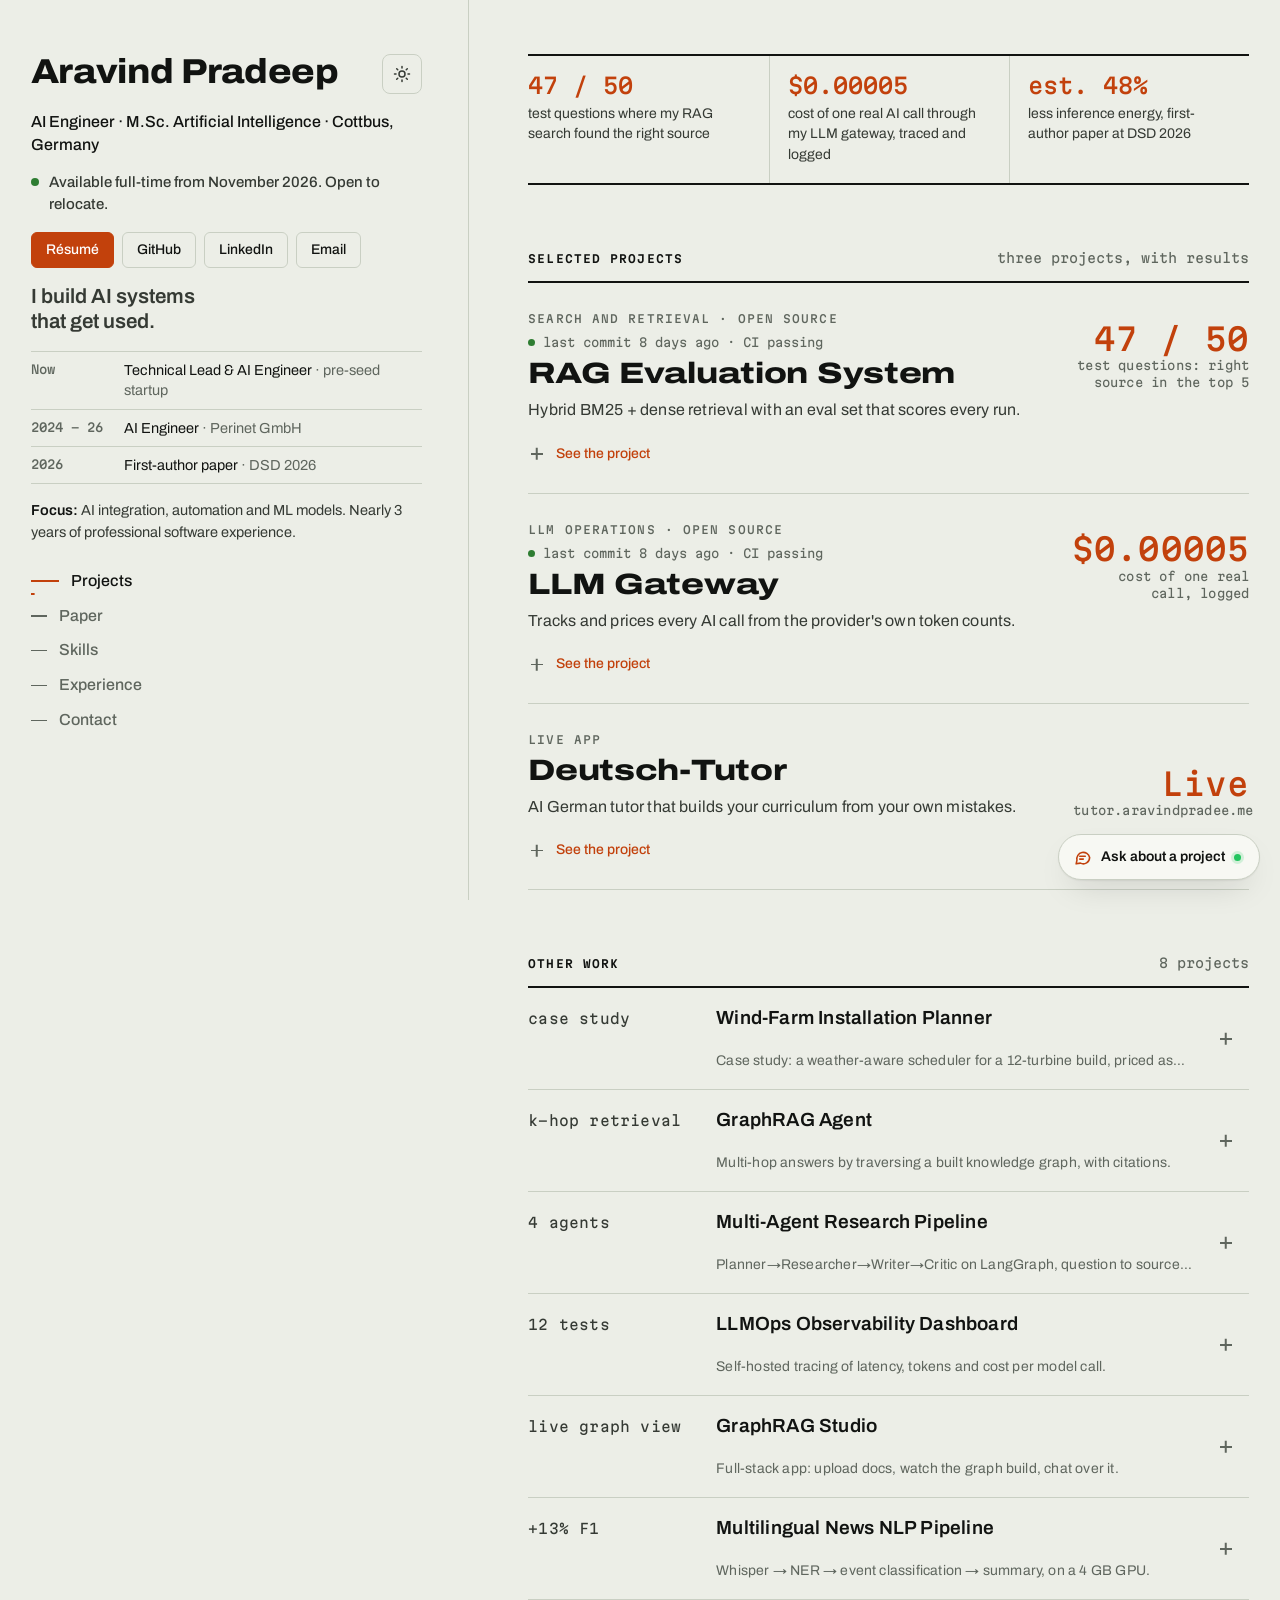
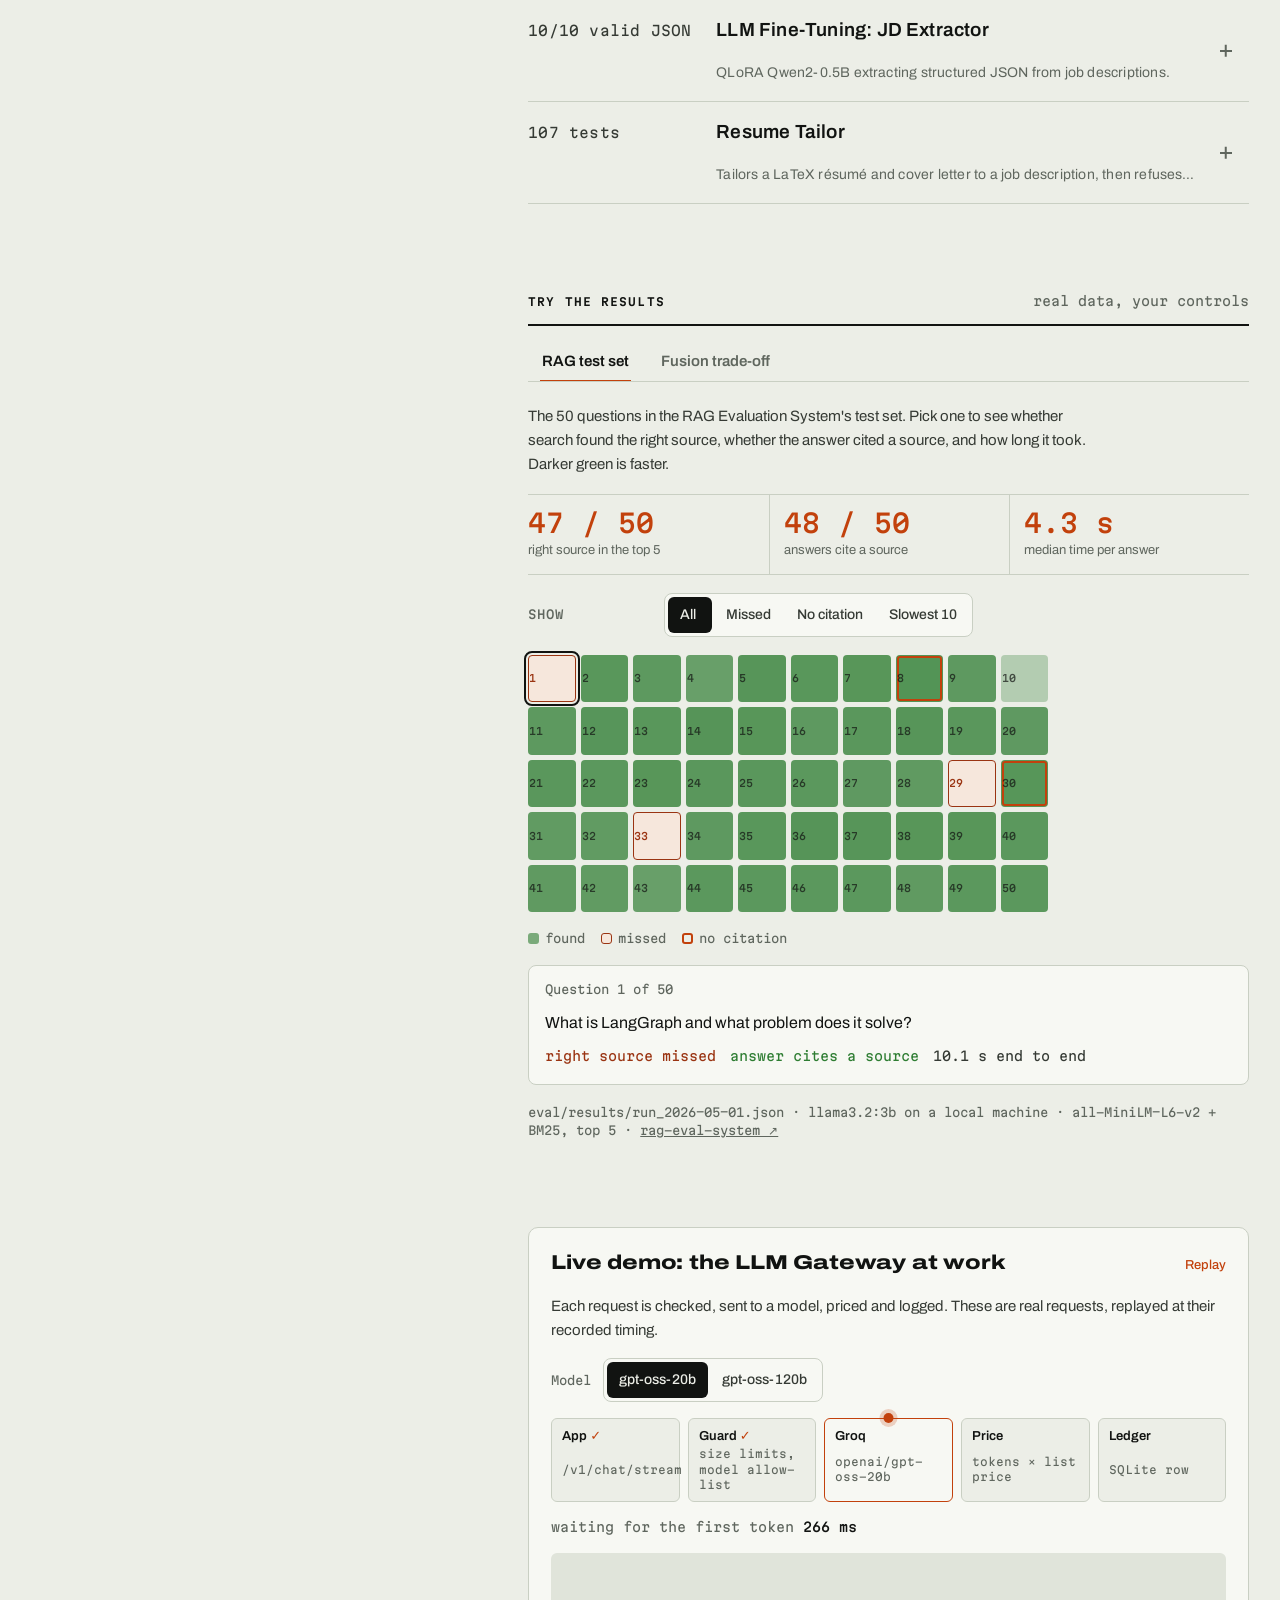
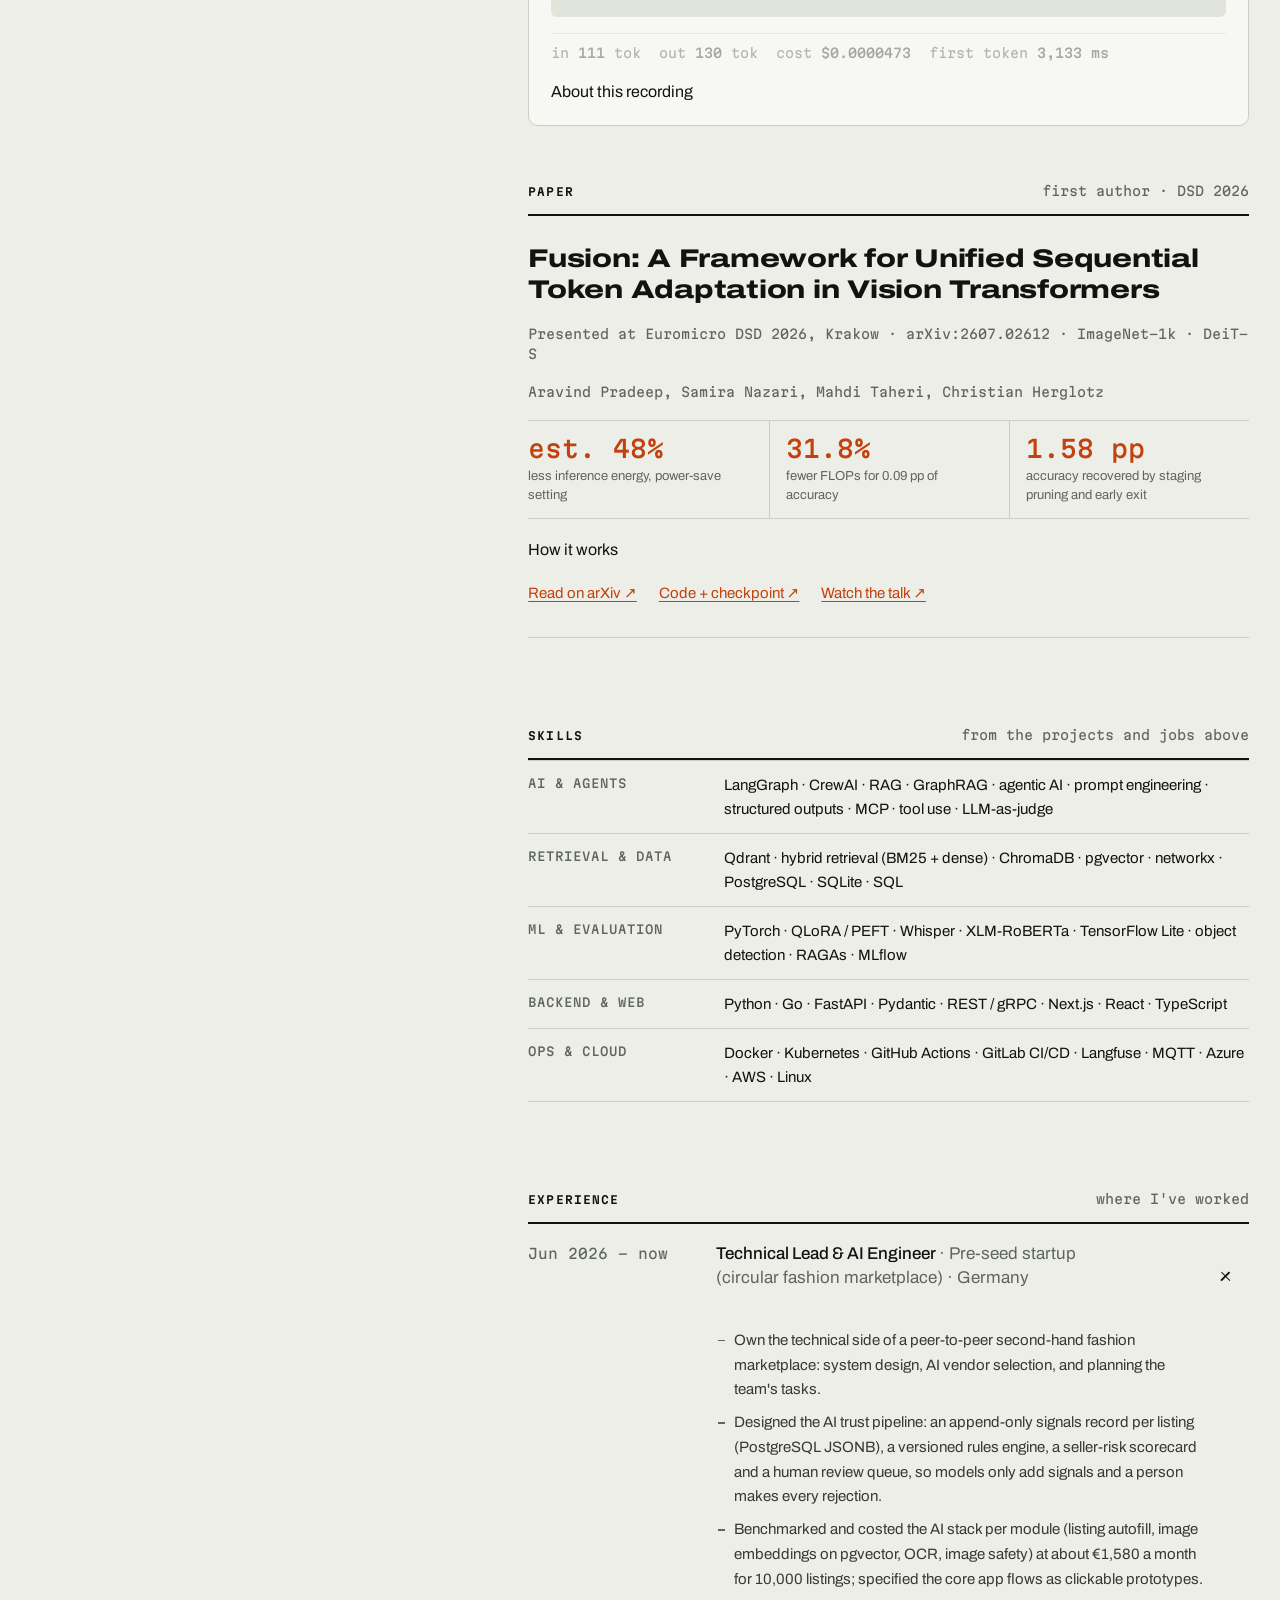
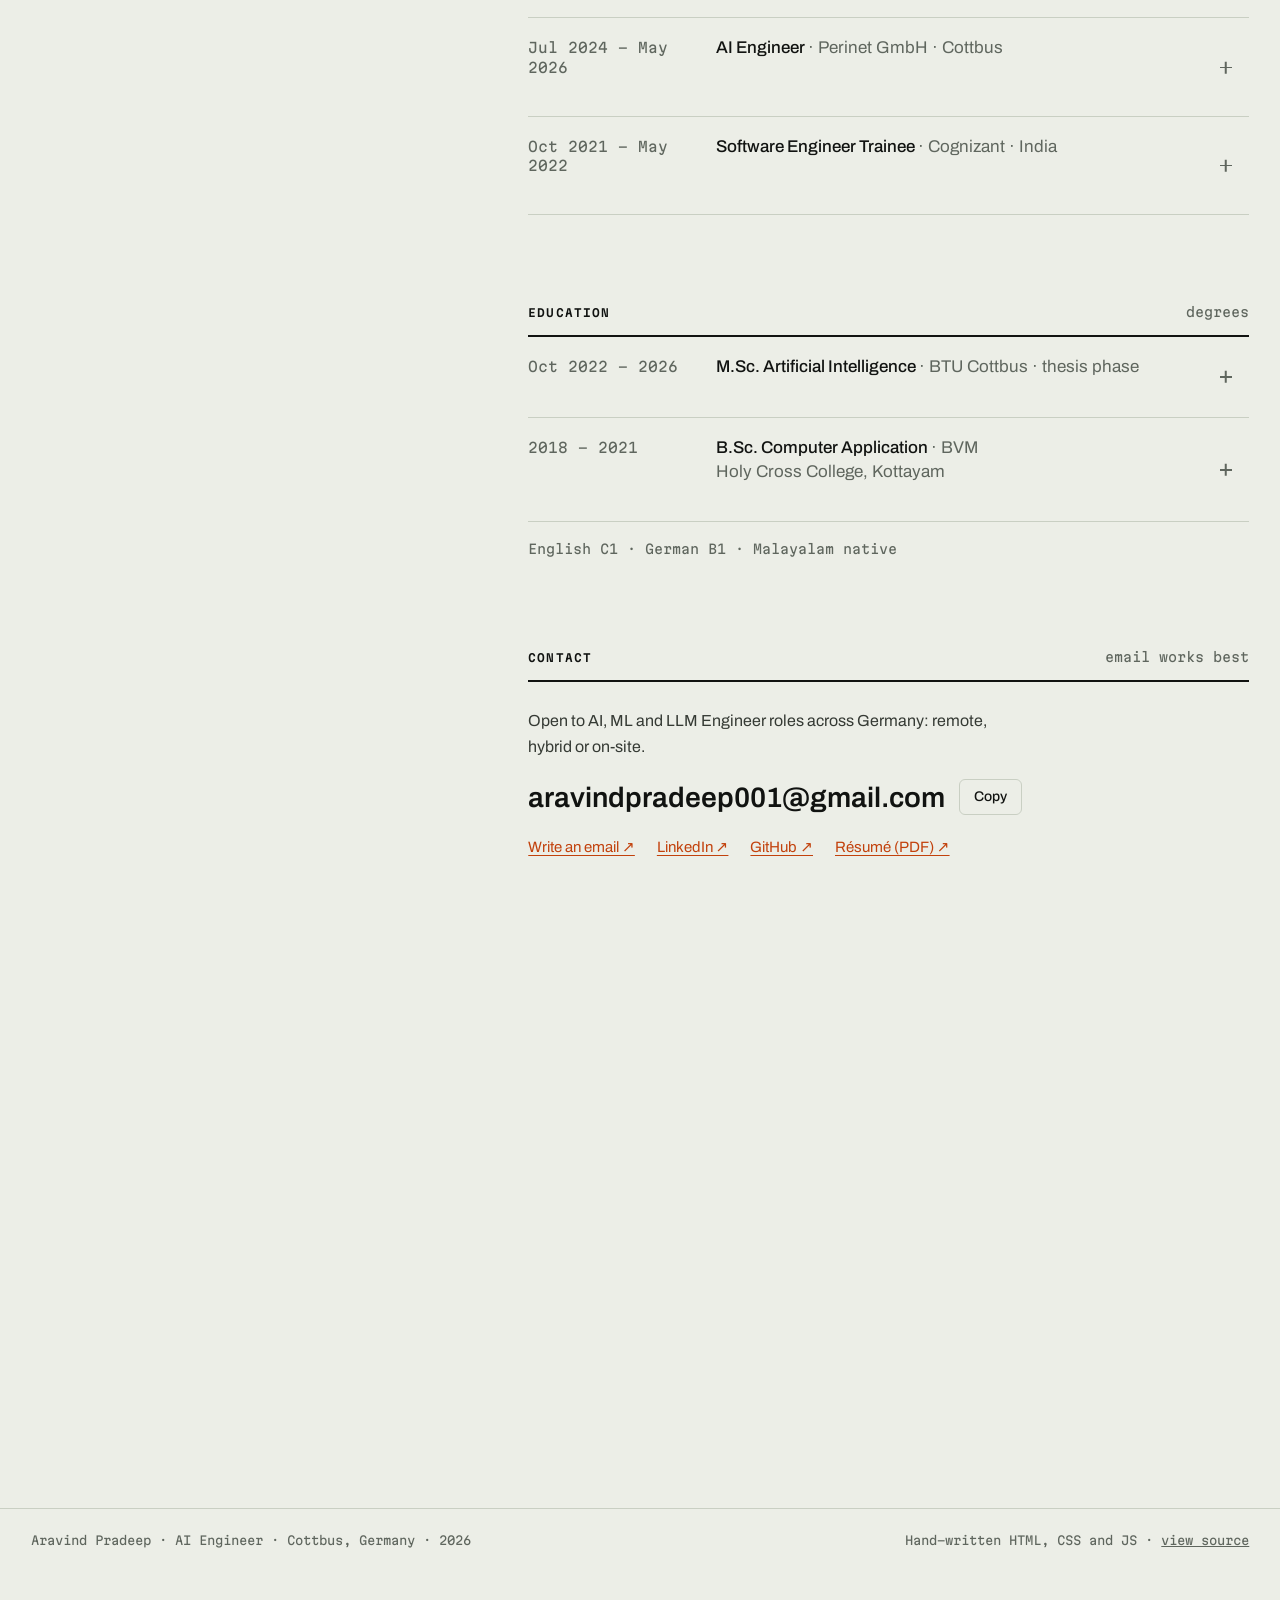
<file: index.html>
<!DOCTYPE html>
<html lang="en">
<head>
<meta charset="UTF-8">
<meta name="viewport" content="width=device-width, initial-scale=1.0">
<meta name="theme-color" content="#eceee7" media="(prefers-color-scheme: light)">
<meta name="theme-color" content="#101210" media="(prefers-color-scheme: dark)">
<title>Aravind Pradeep — AI Engineer</title>
<meta name="description" content="Aravind Pradeep — AI Engineer in Cottbus, Germany. Building agentic systems, RAG and LLMOps. M.Sc. Artificial Intelligence at BTU Cottbus.">

<link rel="canonical" href="https://aravindpradee.me">
<meta name="robots" content="index, follow">
<meta name="author" content="Aravind Pradeep">
<meta name="geo.region" content="DE-BB">
<meta name="geo.placename" content="Cottbus, Brandenburg, Germany">

<meta property="og:title" content="Aravind Pradeep — AI Engineer">
<meta property="og:description" content="AI Engineer in Cottbus, Germany. Agentic systems, RAG, LLMOps. Open to AI/ML Engineer roles.">
<meta property="og:type" content="website">
<meta property="og:url" content="https://aravindpradee.me">
<meta property="og:image" content="https://aravindpradee.me/og.png">
<meta property="og:image:width" content="1200">
<meta property="og:image:height" content="630">
<meta property="og:image:alt" content="Aravind Pradeep — I build AI systems that get used. AI Engineer, agents, RAG, LLMOps, Cottbus, Germany.">
<meta property="og:locale" content="en_GB">
<meta name="twitter:card" content="summary_large_image">
<meta name="twitter:title" content="Aravind Pradeep — AI Engineer">
<meta name="twitter:description" content="Agentic systems, RAG, LLMOps. Cottbus, Germany.">
<meta name="twitter:image" content="https://aravindpradee.me/og.png">

<script type="application/ld+json">
{
  "@context": "https://schema.org",
  "@type": "Person",
  "name": "Aravind Pradeep",
  "url": "https://aravindpradee.me",
  "image": "https://avatars.githubusercontent.com/axon011",
  "jobTitle": ["AI Engineer", "Machine Learning Engineer"],
  "description": "AI Engineer based in Cottbus, Germany, working on agentic systems, RAG and LLMOps.",
  "address": {"@type": "PostalAddress", "addressLocality": "Cottbus", "addressRegion": "Brandenburg", "addressCountry": "DE"},
  "email": "aravindpradeep001@gmail.com",
  "sameAs": ["https://github.com/axon011", "https://linkedin.com/in/aravind-pradeepmadathinal"],
  "alumniOf": {"@type": "CollegeOrUniversity", "name": "Brandenburg University of Technology Cottbus-Senftenberg"},
  "knowsAbout": ["Artificial Intelligence","Machine Learning","Agentic Systems","Retrieval-Augmented Generation","LangGraph","Large Language Models","LLMOps","Python","FastAPI","Docker","Kubernetes","PyTorch"]
}
</script>

<link rel="preconnect" href="https://fonts.googleapis.com">
<link rel="preconnect" href="https://fonts.gstatic.com" crossorigin>
<!-- Fonts load off the render-blocking path (media=print, promoted on load); the system fallback keeps layout close. -->
<link rel="stylesheet" media="print" onload="this.media='all'" href="https://fonts.googleapis.com/css2?family=Archivo:wdth,wght@100..125,400..800&family=Martian+Mono:wght@400;500&display=swap">
<noscript><link rel="stylesheet" href="https://fonts.googleapis.com/css2?family=Archivo:wdth,wght@100..125,400..800&family=Martian+Mono:wght@400;500&display=swap"></noscript>
<link rel="icon" href="/favicon.svg" type="image/svg+xml">
<link rel="icon" href="/favicon.ico" sizes="32x32">
<link rel="apple-touch-icon" href="/apple-touch-icon.png">

<script>
/* Resolve the theme before first paint: saved choice, else the OS setting. Storage can throw
   (private mode, blocked site data), so every access is guarded. */
(function(){var t=null;try{t=localStorage.getItem('theme');}catch(e){}
if(t!=='dark'&&t!=='light')t=matchMedia('(prefers-color-scheme:dark)').matches?'dark':'light';
document.documentElement.classList.add(t);})();
</script>
<style>
/* Datasheet: an engineering component sheet. Archivo (wide for names and titles), Martian Mono for numbers,
   pale green-grey paper, one signal orange. Theme: html.light / html.dark from the boot script. */
:root{
  --bg:#eceee7;--ink:#111311;--ink-2:#353a34;--muted:#5f665e;--rule:#c9cfc3;--fill:#e0e4da;--panel:#f7f8f3;
  --accent:#c2410c;--on-accent:#ffffff;--good:#2e7d32;--warn:#9a3412;--warn-fill:#f6e7dc;
  --term-bg:#0f141d;--term-ink:#d6dce8;--term-dim:#7f889a;--term-rule:#222a37;--term-acc:#8fb0ff;--term-ok:#7fd49a;
  --f-display:"Archivo","Arial Narrow",system-ui,sans-serif;--f-text:"Archivo",system-ui,-apple-system,"Segoe UI",Roboto,Arial,sans-serif;
  --f-mono:"Martian Mono",ui-monospace,SFMono-Regular,Menlo,Consolas,monospace;
  --ease:cubic-bezier(.23,1,.32,1);
  /* aliases the Ask-about-me window was written against */
  --accent-ink:var(--accent);--accent-wash:color-mix(in srgb,var(--accent) 12%,transparent);--body:var(--ink-2);--chip:var(--fill);
  --ease-out:var(--ease);--faint:var(--muted);--g1:var(--accent);--g2:var(--accent);--g3:var(--accent);--glass-edge:var(--rule);
  --line:var(--rule);--line-strong:var(--muted);--r-sm:6px;--r-md:8px;--r-lg:12px;--surface-hi:var(--panel);--surface-solid:var(--panel);
  --shadow:0 1px 2px rgba(17,19,17,.06),0 14px 34px -14px rgba(17,19,17,.22);--t-sm:14px;--t-xs:12px;--ps:68%;--pl:40%;
  color-scheme:light;
}
html.dark{
  --bg:#101210;--ink:#e8ebe4;--ink-2:#c4c9c0;--muted:#8f978d;--rule:#2a2f29;--fill:#191c18;--panel:#151814;
  --accent:#ff7a3d;--on-accent:#101210;--good:#6fcf7a;--warn:#ffa36b;--warn-fill:#2a1a10;
  --term-bg:#080b10;--term-rule:#1b2230;--pl:70%;
  --shadow:0 1px 2px rgba(0,0,0,.4),0 16px 40px -18px rgba(0,0,0,.7);color-scheme:dark;
}


*{box-sizing:border-box}
body{margin:0;background:var(--bg);color:var(--ink);font:400 16px/1.6 var(--f-text);-webkit-font-smoothing:antialiased}
h1,h2,h3,h4,p,ul,ol,dl,dd{margin:0}
ul,ol{padding:0;list-style:none}
a{color:inherit}
button{font:inherit;color:inherit;background:none;border:0;padding:0;cursor:pointer;text-align:inherit}
:focus-visible{outline:2px solid var(--accent);outline-offset:3px;border-radius:3px}
.mono{font-family:var(--f-mono);font-variant-numeric:tabular-nums}
.kick{font:500 12px/1.4 var(--f-mono);letter-spacing:.08em;text-transform:uppercase;color:var(--muted)}
.lnk{color:var(--accent);text-decoration:underline;text-decoration-thickness:1px;text-underline-offset:3px}
@media (hover:hover){.lnk:hover{text-decoration-thickness:2px}}
.btn{display:inline-flex;align-items:center;height:36px;padding:0 14px;border:1px solid var(--rule);border-radius:6px;font:500 14px/1 var(--f-text);text-decoration:none;white-space:nowrap;transition:border-color .14s}
.btn.pri{background:var(--accent);border-color:var(--accent);color:var(--on-accent)}
@media (hover:hover){.btn:hover{border-color:var(--muted)}}
.btn:active{transform:scale(.97)}
.sign{flex:none;width:18px;height:18px;position:relative;color:var(--muted);transition:transform .2s var(--ease)}
.sign::before,.sign::after{content:"";position:absolute;left:3px;right:3px;top:8.5px;height:1.5px;background:currentColor}
.sign::after{transform:rotate(90deg)}
[aria-expanded="true"]>.sign,[aria-expanded="true"] .sign{transform:rotate(45deg);color:var(--ink)}
@keyframes rise{from{opacity:.4;transform:translateY(-6px)}to{opacity:1;transform:none}}

.wrap{display:grid;grid-template-columns:1fr;max-width:1440px;margin:0 auto;
  padding-left:max(16px,env(safe-area-inset-left,0px));padding-right:max(16px,env(safe-area-inset-right,0px))}

/* ---------- identity column ---------- */
.side{display:flex;flex-direction:column;gap:20px;padding-block:44px 36px;border-bottom:1px solid var(--rule)}
.name{font:600 clamp(44px,4.6vw,74px)/1 var(--f-display);letter-spacing:-.005em}
.hl{font:600 clamp(21px,1.9vw,28px)/1.25 var(--f-display);color:var(--ink-2);max-width:17ch;text-wrap:balance}
.focus{display:grid;gap:4px;padding:14px 0;border-block:1px solid var(--rule)}
.focus b{font:600 18px/1.35 var(--f-text);color:var(--ink)}
.nav{display:flex;gap:4px 24px;flex-wrap:wrap}
.nav a{display:flex;align-items:center;gap:12px;text-decoration:none;font:500 16px/1.3 var(--f-text);color:var(--muted);padding:5px 0;transition:color .16s}
.nav a::before{content:"";width:16px;height:1.5px;background:currentColor;transition:width .2s var(--ease),background-color .16s}
.nav a[aria-current="true"]{color:var(--ink)}
.nav a[aria-current="true"]::before{width:28px;background:var(--accent)}
@media (hover:hover){.nav a:hover{color:var(--ink)}}
.links{display:flex;flex-wrap:wrap;gap:8px}
.avail{font:400 13px/1.5 var(--f-mono);color:var(--ink-2);display:flex;gap:10px;align-items:baseline}
.avail::before{content:"";flex:none;width:7px;height:7px;background:var(--accent);border-radius:1px;transform:translateY(-1px)}

/* ---------- main column ---------- */
.main{padding-block:44px 120px;min-width:0}
.sec{scroll-margin-top:24px}
.sec+.sec{margin-top:88px}
.sec-h{display:flex;justify-content:space-between;align-items:baseline;gap:16px;padding-bottom:14px;border-bottom:1px solid var(--ink)}
.sec-h h2{font:600 15px/1.3 var(--f-mono);letter-spacing:.08em;text-transform:uppercase}
.sec-h p{font:400 13px/1.4 var(--f-mono);color:var(--muted)}

/* case studies */
.case{border-bottom:1px solid var(--rule)}
.case-head{display:grid;grid-template-columns:minmax(0,1fr) auto;gap:6px 28px;align-items:end;width:100%;padding:28px 0 24px;border-radius:4px}
.case-head .kick{grid-column:1}
.case-head .ttl{grid-column:1;font:600 clamp(24px,2.3vw,32px)/1.15 var(--f-display);text-wrap:balance}
.case-head .pitch{grid-column:1;font-size:16px;color:var(--ink-2);max-width:56ch}
.case-head .big{grid-column:2;grid-row:1/span 3;display:grid;justify-items:end;gap:2px;text-align:right}
.case-head .big .n{font:500 clamp(24px,2.4vw,32px)/1.1 var(--f-mono);font-variant-numeric:tabular-nums;white-space:nowrap}
.case-head .big .l{font:400 12px/1.4 var(--f-mono);color:var(--muted);max-width:22ch}
.case-head .open{grid-column:1/-1;display:flex;align-items:center;gap:10px;margin-top:10px;font:500 14px/1 var(--f-text);color:var(--accent)}
@media (hover:hover){.case-head:hover .ttl{color:var(--accent)}}
.case-body{display:grid;gap:26px;padding:0 0 36px;animation:rise .22s var(--ease)}
.blk{display:grid;grid-template-columns:9rem minmax(0,1fr);gap:8px 24px}
.blk>h4{font:500 12px/1.6 var(--f-mono);letter-spacing:.08em;text-transform:uppercase;color:var(--muted);padding-top:2px}
.blk p,.blk li{font-size:15px;line-height:1.7;color:var(--ink-2);max-width:64ch}
.bul{display:grid;gap:8px}
.bul li{position:relative;padding-left:18px}
.bul li::before{content:"";position:absolute;left:2px;top:.8em;width:7px;height:1.5px;background:var(--muted)}
.blk.breaks{padding:16px 18px;margin-inline:-18px;background:var(--warn-fill);border-radius:6px}
.blk.breaks>h4{color:var(--warn)}
.blk.breaks li::before{background:var(--warn)}
/* flow diagram: stages left to right, wraps on narrow screens */
.flow{display:flex;flex-wrap:wrap;align-items:stretch;gap:8px 0;overflow-x:auto}
.flow li{display:flex;align-items:stretch;max-width:none}
.flow li+li::before{content:"→";align-self:center;padding:0 8px;color:var(--muted);font-family:var(--f-mono)}
.flow .st{display:grid;align-content:start;gap:2px;padding:9px 12px;border:1px solid var(--rule);border-radius:6px;background:var(--panel);min-width:7.5rem;max-width:13rem}
.flow .st b{font:600 14px/1.3 var(--f-text);color:var(--ink)}
.flow .st span{font:400 12px/1.45 var(--f-mono);color:var(--muted)}
.flow .st.hi{border-color:var(--accent)}
.facts{display:grid;grid-template-columns:auto 1fr;gap:6px 18px;align-items:baseline}
.facts dt{font:500 15px/1.5 var(--f-mono);font-variant-numeric:tabular-nums;white-space:nowrap;color:var(--ink)}
.facts dd{font-size:14px;line-height:1.55;color:var(--ink-2)}
.src{font:400 12px/1.5 var(--f-mono);color:var(--muted);margin-top:8px}
.case-links{display:flex;flex-wrap:wrap;gap:6px 22px;font-size:15px}

/* paper */
.paper{padding:28px 0 32px;border-bottom:1px solid var(--rule);display:grid;gap:18px}
.paper .ttl{font:600 clamp(21px,2vw,26px)/1.2 var(--f-display);text-wrap:balance;max-width:34ch}
.paper .meta{font:400 13px/1.55 var(--f-mono);color:var(--muted)}
.stats{display:grid;grid-template-columns:repeat(3,minmax(0,1fr));border-block:1px solid var(--rule)}
.stats div{padding:14px 16px 14px 0;display:grid;gap:4px}
.stats div+div{padding-left:16px;border-left:1px solid var(--rule)}
.stats .n{font:500 24px/1.15 var(--f-mono)}
.stats .l{font-size:13px;line-height:1.45;color:var(--muted)}
.steps{display:grid;gap:8px}
.steps li{display:grid;grid-template-columns:6rem 1fr;gap:12px;font-size:15px;color:var(--ink-2);line-height:1.6}
.steps b{font-weight:600;color:var(--ink)}

/* rows (other work, background) */
.rows>li{border-bottom:1px solid var(--rule)}
.row{display:grid;grid-template-columns:10.5rem minmax(0,1fr) 18px;gap:20px;align-items:baseline;width:100%;padding:18px 0;border-radius:4px}
.row .m{font:400 14px/1.4 var(--f-mono);font-variant-numeric:tabular-nums;color:var(--ink-2)}
.row .t{font:600 19px/1.3 var(--f-display);text-wrap:balance}
.row .sign{align-self:center}
@media (hover:hover){.row:hover .t{color:var(--accent)}}
.det{display:grid;gap:12px;padding:0 38px 26px calc(10.5rem + 20px);animation:rise .2s var(--ease)}
.det p{font-size:15px;line-height:1.7;color:var(--ink-2);max-width:62ch}
.det .tools{font:400 13px/1.6 var(--f-mono);color:var(--muted)}
.bg .row .m{color:var(--muted)}
.bg .row .t{font:500 17px/1.4 var(--f-text)}
.bg .row .t span{color:var(--muted);font-weight:400}
.langs{margin-top:18px;font:400 13px/1.5 var(--f-mono);color:var(--muted)}

/* contact */
.contact{display:grid;gap:20px;padding-top:26px}
.contact p{color:var(--ink-2);max-width:52ch}
.em{display:flex;flex-wrap:wrap;align-items:center;gap:8px 14px;min-width:0}
.em-text{font:600 clamp(20px,2.2vw,30px)/1.25 var(--f-display);overflow-wrap:anywhere;user-select:all;-webkit-user-select:all;min-width:0}
.em-msg{font:400 12px/1 var(--f-mono);color:var(--muted);min-width:6ch}

.ask-unused{position:fixed;z-index:20;right:calc(16px + env(safe-area-inset-right,0px));bottom:calc(16px + env(safe-area-inset-bottom,0px));display:grid;gap:1px;padding:7px 12px;background:var(--panel);border:1px solid var(--rule);border-radius:8px}
.ask-unused b{font:600 13px/1.2 var(--f-text)}
.ask-unused span{font:400 11px/1.2 var(--f-mono);color:var(--muted)}

@media (min-width:960px){
  .wrap{grid-template-columns:36fr 64fr;padding-left:max(clamp(16px,2.4vw,40px),env(safe-area-inset-left,0px));padding-right:max(clamp(16px,2.4vw,40px),env(safe-area-inset-right,0px))}
  .side{position:sticky;top:env(safe-area-inset-top,0px);height:100vh;height:100dvh;padding-block:clamp(36px,6vh,64px) 40px;padding-right:clamp(28px,3.6vw,64px);border-bottom:0;border-right:1px solid var(--rule);overflow:auto}
  .nav{flex-direction:column;margin-top:6px}
  .side .avail{margin-top:auto}
  .main{padding-left:clamp(32px,4.6vw,88px);padding-block:clamp(36px,6vh,64px) 160px}
  .sec:last-child{min-height:calc(100vh - 200px)}
}
@media (max-width:640px){
  .case-head{grid-template-columns:minmax(0,1fr)}
  .case-head .big{grid-column:1;grid-row:auto;justify-items:start;text-align:left;margin-top:8px}
  .blk{grid-template-columns:1fr;gap:6px}
  .blk.breaks{margin-inline:-10px;padding:14px 10px}
  .stats{grid-template-columns:1fr}
  .stats div+div{padding-left:0;border-left:0;border-top:1px solid var(--rule)}
  .row{grid-template-columns:minmax(0,1fr) 18px;gap:4px 16px}
  .row .m{grid-column:1;grid-row:1}
  .row .t{grid-column:1;grid-row:2;font-size:17px}
  .row .sign{grid-column:2;grid-row:1/span 2}
  .det{padding:0 0 24px}
  .steps li{grid-template-columns:1fr;gap:2px}
}
@media (prefers-reduced-motion:reduce){*,*::before,*::after{animation:none!important;transition-duration:0s!important}}
/* ===== 1 live request ===== */
.live{display:grid;gap:16px;padding:22px 22px 20px;margin-bottom:56px;border:1px solid var(--rule);border-radius:10px;background:var(--panel)}
.live-top{display:flex;justify-content:space-between;align-items:baseline;gap:12px;flex-wrap:wrap}
.live-top h2{font:600 20px/1.25 var(--f-display)}
.live-top button{font:500 13px/1 var(--f-text);color:var(--accent);padding:6px 0}
.lane{position:relative;display:grid;grid-template-columns:repeat(5,minmax(0,1fr));gap:8px}
.lane .st{display:grid;gap:2px;padding:9px 10px;border:1px solid var(--rule);border-radius:6px;background:var(--bg);transition:border-color .25s,background-color .25s;min-width:0}
.lane .st b{font:600 13px/1.25 var(--f-text)}
.lane .st span{font:400 11px/1.4 var(--f-mono);color:var(--muted);overflow-wrap:break-word;hyphens:none}
.lane .st.on{border-color:var(--accent);background:var(--panel)}
.lane .st.done b::after{content:" ✓";color:var(--accent)}
.packet{position:absolute;top:-5px;left:0;width:10px;height:10px;border-radius:50%;background:var(--accent);box-shadow:0 0 0 4px color-mix(in srgb,var(--accent) 22%,transparent);transform:translateX(0);transition:transform .45s var(--ease),opacity .2s;opacity:0}
.term-mini{display:grid;grid-template-columns:auto 1fr;gap:4px 14px;font:400 13px/1.55 var(--f-mono);color:var(--ink-2)}
.term-mini dt{color:var(--muted)}
.stream{min-height:4.6em;padding:12px 14px;border-radius:6px;background:var(--fill);font:400 14px/1.6 var(--f-text);color:var(--ink);white-space:pre-wrap}
.stream .cur{display:inline-block;width:7px;height:1.1em;vertical-align:-.15em;background:var(--accent);animation:blink 1s steps(1) infinite}
@keyframes blink{50%{opacity:0}}
.wait{font:400 13px/1.4 var(--f-mono);color:var(--muted)}
.wait b{color:var(--ink);font-weight:500}
.ledger{display:flex;flex-wrap:wrap;gap:6px 18px;font:400 13px/1.5 var(--f-mono);color:var(--ink-2);padding-top:10px;border-top:1px solid var(--rule);transition:opacity .3s}
.ledger b{color:var(--ink);font-weight:500}
.ledger.pending{opacity:.35}
.note{font:400 12px/1.5 var(--f-mono);color:var(--muted)}
@media (max-width:620px){.lane{grid-template-columns:1fr 1fr}.packet{display:none}}

/* ===== 2 scroll pipelines ===== */
html.js .flow .st{transition:border-color .3s,background-color .3s,opacity .3s,transform .3s var(--ease)}
html.js .flow .st:not(.lit){opacity:.45;transform:translateY(4px)}
html.js .flow .st.lit{border-color:var(--accent)}
.rr{display:grid;gap:14px}
.rr-q{font:500 15px/1.5 var(--f-text);color:var(--ink)}
.rr-q span{font:400 12px/1 var(--f-mono);color:var(--muted);display:block;margin-bottom:4px;letter-spacing:.06em;text-transform:uppercase}
.rr-cols{display:grid;grid-template-columns:repeat(3,minmax(0,1fr));gap:12px}
.rr-col h5{margin:0 0 8px;font:500 12px/1.4 var(--f-mono);letter-spacing:.06em;text-transform:uppercase;color:var(--muted)}
.rr-col ol{display:grid;gap:6px;counter-reset:r}
.rr-col li{counter-increment:r;display:grid;grid-template-columns:1.4em minmax(0,1fr);gap:6px;align-items:baseline;padding:7px 9px;border:1px solid var(--rule);border-radius:6px;background:var(--panel);font-size:13px;line-height:1.35;color:var(--ink-2)}
.rr-col li::before{content:counter(r);font:500 12px/1.35 var(--f-mono);color:var(--muted)}
.rr-col li.gt{border-color:var(--accent);color:var(--ink)}
.rr-col li .tag{grid-column:2;font:400 11px/1.3 var(--f-mono);color:var(--muted)}
html.js .rr-col li{transition:opacity .35s,transform .35s var(--ease)}
html.js .rr-col li:not(.in){opacity:0;transform:translateX(-8px)}
.lab{padding:14px 16px;border-left:3px solid var(--accent);background:var(--fill);border-radius:0 6px 6px 0;display:grid;gap:6px}
.lab b{font:500 12px/1.4 var(--f-mono);letter-spacing:.06em;text-transform:uppercase;color:var(--accent)}
.lab p{font-size:14px;line-height:1.65;color:var(--ink-2)}
@media (max-width:760px){.rr-cols{grid-template-columns:1fr}}

/* ===== 3 run it ===== */
.term{border-radius:8px;overflow:hidden;border:1px solid var(--rule);background:var(--term-bg)}
.term-h{display:flex;justify-content:space-between;align-items:center;gap:10px;padding:7px 12px;border-bottom:1px solid var(--term-rule);font:400 12px/1.3 var(--f-mono);color:var(--term-dim)}
.term-h button{font:500 12px/1 var(--f-mono);color:var(--term-dim)}
@media (hover:hover){.term-h button:hover{color:var(--term-ink)}}
.term pre{margin:0;padding:12px 14px;min-height:7.5em;font:400 13px/1.6 var(--f-mono);color:var(--term-ink);white-space:pre-wrap;overflow-wrap:anywhere}
.term .p{color:var(--term-acc)}
.term .ok{color:var(--term-ok)}
.term .dim{color:var(--term-dim)}

/* ===== 4 activity ===== */
.act{display:inline-flex;align-items:center;gap:8px;font:400 12px/1.4 var(--f-mono);color:var(--muted);letter-spacing:0;text-transform:none}
.act i{width:7px;height:7px;border-radius:50%;background:var(--muted)}
.act.ok i{background:var(--good)}
.act.ok.fresh i{box-shadow:0 0 0 0 var(--good);animation:ping 2.4s var(--ease) infinite}
@keyframes ping{0%{box-shadow:0 0 0 0 color-mix(in srgb,var(--good) 55%,transparent)}70%,100%{box-shadow:0 0 0 7px transparent}}
.case-head .act{grid-column:1;margin-top:2px}
.row .act{grid-column:2;grid-row:2;margin-top:2px}
.side-act{display:grid;gap:6px;padding:12px 0;border-top:1px solid var(--rule)}
@media (max-width:640px){.row .act{grid-column:1;grid-row:3}}
@media (prefers-reduced-motion:reduce){.act.ok.fresh i{animation:none}}

.name,.case-head .ttl,.paper .ttl,.live-top h2{font-variation-settings:"wdth" 125;font-weight:800;letter-spacing:-.01em}
.name{font-size:clamp(40px,4vw,64px);text-transform:uppercase;line-height:.95}
.kick,.sec-h h2{font-size:11px;letter-spacing:.1em}
.sec-h{border-bottom:2px solid var(--ink)}
.case-head .big .n,.stats .n{color:var(--accent)}
/* ===== recruiter pass: level and contacts in 6 seconds, plain words, numbers kept ===== */
.side{gap:16px}
.side .name{font-size:clamp(34px,3.2vw,48px)!important;line-height:1.02;text-transform:none!important}
.side .name{font-variation-settings:"wdth" 110}
.role{font:500 16px/1.45 var(--f-text);color:var(--ink)}
.avail-top{display:flex;gap:10px;align-items:baseline;font:500 15px/1.45 var(--f-text);color:var(--ink-2)}
.avail-top::before{content:"";flex:none;width:8px;height:8px;border-radius:50%;background:var(--good);transform:translateY(-1px)}
.side .hl{font-size:clamp(19px,1.6vw,23px)}
.rail{display:grid;border-top:1px solid var(--rule)}
.rail li{display:grid;grid-template-columns:5.2rem minmax(0,1fr);gap:10px;padding:8px 0;border-bottom:1px solid var(--rule);font-size:14.5px;line-height:1.4;color:var(--ink)}
.rail li b{font-weight:400}
.rail li span{font:500 12px/1.6 var(--f-mono);color:var(--muted)}
.rail li em{font-style:normal;color:var(--muted)}
.focus-line{font-size:14.5px;line-height:1.5;color:var(--ink-2)}
.focus-line b{font-weight:600;color:var(--ink)}
.glance{display:grid;grid-template-columns:repeat(3,minmax(0,1fr));border-block:2px solid var(--ink);margin-bottom:64px}
.glance div{display:grid;align-content:start;gap:6px;padding:18px 18px 18px 0}
.glance div+div{padding-left:18px;border-left:1px solid var(--rule)}
.glance .n{overflow-wrap:anywhere;font:500 clamp(18px,1.7vw,26px)/1.1 var(--f-mono);color:var(--accent)}
.glance .l{font-size:14px;line-height:1.45;color:var(--ink-2)}
.glance .l a{color:inherit}
.glance-h{font:500 12px/1.4 var(--f-mono);letter-spacing:.08em;text-transform:uppercase;color:var(--muted);margin-bottom:10px}
.demo-sec{margin-top:88px}
.demo-sec .live-lede{font-size:15px;color:var(--ink-2)}
.row .p{grid-column:2;font-size:14px;line-height:1.45;color:var(--muted);display:-webkit-box;-webkit-line-clamp:1;-webkit-box-orient:vertical;overflow:hidden}
.bg .row .p{display:none}
@media (max-width:760px){.glance{grid-template-columns:1fr}.glance div+div{padding-left:0;border-left:0;border-top:1px solid var(--rule)}}
@media (max-width:640px){.row .p{grid-column:1;grid-row:3}}

/* ===== phones: identity block shorter, results sooner, 44px targets, sticky contact bar ===== */
.mbar{display:none}
@media (max-width:959px){
  .side{gap:14px;padding-block:28px 26px}
  .side .nav{display:none}
  .side .name{font-size:clamp(30px,9vw,40px)!important}
  .role{font-size:15px}
  .avail-top{font-size:14.5px}
  .side .links{display:grid;grid-template-columns:1fr 1fr;gap:8px}
  .side .links .btn{justify-content:center}
  .side .hl{font-size:19px}
  .focus-line{font-size:14px}
  .main{padding-block:28px 96px}
  .sec+.sec,.demo-sec{margin-top:64px}
  /* results strip: number beside its label, three compact lines */
  .glance{grid-template-columns:1fr;margin-bottom:44px}
  .glance div{grid-template-columns:minmax(7.2em,auto) minmax(0,1fr);align-items:baseline;gap:12px;padding:12px 0}
  .glance div+div{padding-left:0;border-left:0;border-top:1px solid var(--rule)}
  .glance .n{font-size:18px}
  .glance .l{font-size:13.5px}
  /* project heads */
  .case-head{padding:22px 0 18px}
  .case-head .ttl{font-size:24px}
  .case-head .big .n{font-size:22px}
  /* tabs: one row that scrolls sideways */
  .tabs{flex-wrap:nowrap;overflow-x:auto;scrollbar-width:none;-webkit-overflow-scrolling:touch;margin-inline:-4px}
  .tabs::-webkit-scrollbar{display:none}
  .tabs button{flex:none}
  /* worked example: the fused list carries the dense/BM25 tags, so the two inputs fold away */
  .rr-col:not(:last-child){display:none}
  /* demo pipeline: names only, in one wrapping line */
  .lane{display:flex;flex-wrap:wrap;gap:6px}
  .lane .st{padding:7px 10px}
  .lane .st span{display:none}
  .live{padding:18px 16px}
  /* sticky contact bar once the identity block has scrolled away */
  .mbar{display:flex;position:fixed;z-index:25;left:0;right:0;top:0;align-items:center;justify-content:space-between;gap:10px;
    padding:calc(8px + env(safe-area-inset-top,0px)) max(16px,env(safe-area-inset-right,0px)) 8px max(16px,env(safe-area-inset-left,0px));
    background:color-mix(in srgb,var(--bg) 94%,transparent);border-bottom:1px solid var(--rule);
    transform:translateY(-110%);transition:transform .22s var(--ease)}
  .mbar.on{transform:none}
  .mbar b{font:700 16px/1.2 var(--f-display);white-space:nowrap;overflow:hidden;text-overflow:ellipsis;min-width:0}
  .mbar b{font-variation-settings:"wdth" 110}
  .mbar .links{display:flex;gap:6px;flex:none}
  .mbar .btn{height:40px;padding:0 12px}
  .sec,.case,.case-head,.paper,#live{scroll-margin-top:72px}
  /* pipeline steps stack top to bottom with a down arrow */
  .flow{flex-direction:column;flex-wrap:nowrap;gap:0}
  .flow li{flex-direction:column;align-items:stretch}
  .flow li+li::before{content:"↓";align-self:flex-start;padding:2px 0 2px 14px}
  .flow .st{max-width:none;min-width:0}
  /* the tab row hints that it scrolls */
  .tabs{-webkit-mask-image:linear-gradient(90deg,#000 85%,transparent);mask-image:linear-gradient(90deg,#000 85%,transparent)}
}
@media (pointer:coarse){
  .btn{min-height:44px}
  .case-head .open,.fold-btn,.tabs button,#live-replay{min-height:44px}
  .row{padding-block:16px}
  .case-links a,.det .lnk{display:inline-block;padding-block:10px}
}
@media (prefers-reduced-motion:reduce){.mbar{transition:none}}


/* ===== port: pieces the preview did not need ===== */
[hidden]{display:none!important}
html{-webkit-text-size-adjust:100%;text-size-adjust:100%;-webkit-tap-highlight-color:transparent;scroll-behavior:smooth;overflow-x:clip}
@media (prefers-reduced-motion:reduce){html{scroll-behavior:auto}}
.vh{position:absolute!important;width:1px;height:1px;overflow:hidden;clip:rect(0 0 0 0);white-space:nowrap}
.skip{position:absolute;left:12px;top:-60px;z-index:60;padding:10px 14px;background:var(--ink);color:var(--bg);border-radius:6px;text-decoration:none}
.skip:focus{top:12px}
.side-top{display:flex;justify-content:space-between;align-items:flex-start;gap:12px}
.theme{flex:none;display:grid;place-items:center;width:40px;height:40px;border:1px solid var(--rule);border-radius:8px;color:var(--ink-2)}
.theme svg{width:18px;height:18px;grid-area:1/1;transition:opacity .18s,transform .18s var(--ease)}
.theme .off{opacity:0;transform:rotate(90deg)}
@media (hover:hover){.theme:hover{border-color:var(--muted)}}
/* project titles are links; the row or head toggles the details */
.card-link{color:inherit;text-decoration:none}
@media (hover:hover){.card-link:hover{color:var(--accent);text-decoration:underline;text-underline-offset:4px;text-decoration-thickness:1px}}
.case-head{display:grid;grid-template-columns:minmax(0,1fr) auto;gap:6px 28px;align-items:end;padding:28px 0 24px}
.case-head .ttl{grid-column:1;font:800 clamp(24px,2.3vw,32px)/1.15 var(--f-display);font-variation-settings:"wdth" 125;letter-spacing:-.01em;text-wrap:balance;margin:0}
.paper .ttl{font-weight:800;font-variation-settings:"wdth" 125}
.side .name{font-size:clamp(28px,2.7vw,40px)!important;white-space:nowrap}
.case-head .big{margin:0}
.case-head .exp-btn{grid-column:1/-1;display:inline-flex;align-items:center;gap:10px;justify-self:start;margin-top:10px;font:500 14px/1 var(--f-text);color:var(--accent);padding:6px 0}
.card-foot{display:flex;flex-wrap:wrap;gap:0;font:400 13px/1.7 var(--f-mono);color:var(--muted)}
.card-foot .chip+.chip::before{content:" · "}
.row{grid-template-columns:10.5rem minmax(0,1fr) 32px}
.ow-h{margin-top:64px}
.rows>li{list-style:none}
.row-card .row{cursor:pointer}
.row .t{min-width:0}
.row .exp-btn{grid-column:3;grid-row:1/span 2;align-self:center;display:grid;place-items:center;width:32px;height:32px;margin:-7px}
.row .p{grid-column:2}
.xp .row{cursor:pointer}
.xp .det ul{display:grid;gap:8px;max-width:64ch}
.xp .det li{position:relative;padding-left:18px;font-size:15px;line-height:1.65;color:var(--ink-2)}
.xp .det li::before{content:"";position:absolute;left:2px;top:.8em;width:7px;height:1.5px;background:var(--muted)}
.skills{display:grid;border-top:1px solid var(--rule)}
.skills div{display:grid;grid-template-columns:11rem minmax(0,1fr);gap:8px 20px;padding:12px 0;border-bottom:1px solid var(--rule)}
.skills dt{font:500 12px/1.7 var(--f-mono);letter-spacing:.08em;text-transform:uppercase;color:var(--muted)}
.skills dd{margin:0;font-size:15px;line-height:1.6;color:var(--ink)}
.ab-flash{outline:2px solid var(--accent);outline-offset:6px;border-radius:6px}
footer{border-top:1px solid var(--rule)}
.foot-in{max-width:1440px;margin:0 auto;display:flex;flex-wrap:wrap;justify-content:space-between;gap:6px 24px;padding-block:22px 96px;
  padding-left:max(clamp(16px,2.4vw,40px),env(safe-area-inset-left,0px));padding-right:max(clamp(16px,2.4vw,40px),env(safe-area-inset-right,0px));
  font:400 12px/1.6 var(--f-mono);color:var(--muted)}
.foot-in a{color:inherit}
button,a{touch-action:manipulation}
@media (max-width:640px){
  .case-head{grid-template-columns:minmax(0,1fr)}
  .case-head .big{grid-column:1;grid-row:auto;justify-items:start;text-align:left;margin-top:8px}
  .skills div{grid-template-columns:1fr;gap:2px}
  .row{grid-template-columns:minmax(0,1fr) 44px}
  .row .exp-btn{grid-column:2;grid-row:1/span 3}
  .row .p{grid-column:1;grid-row:3}
}
@media (pointer:coarse){.row .exp-btn{width:44px;height:44px;margin:-6px}}

/* ===== interactive: try the results yourself (2026-11-26) ===== */
.explore{margin-top:88px}
.ex-tabs{display:flex;gap:4px;border-bottom:1px solid var(--rule);margin:18px 0 22px;overflow-x:auto;scrollbar-width:none}
.ex-tabs::-webkit-scrollbar{display:none}
.ex-tabs button{flex:none;position:relative;padding:10px 14px 12px;font:600 15px/1 var(--f-text);color:var(--muted)}
.ex-tabs button[aria-selected="true"]{color:var(--ink)}
.ex-tabs button[aria-selected="true"]::after{content:"";position:absolute;left:12px;right:12px;bottom:-1px;height:2px;background:var(--accent)}
@media (hover:hover){.ex-tabs button:hover{color:var(--ink)}}
.ex-panel{display:grid;gap:18px}
.ex-lede{font-size:15px;line-height:1.6;color:var(--ink-2);max-width:62ch}
.ex-src{font:400 12px/1.5 var(--f-mono);color:var(--muted)}
.ex-read{display:grid;grid-template-columns:repeat(3,minmax(0,1fr));border-block:1px solid var(--rule)}
.ex-read div{display:grid;gap:4px;padding:14px 14px 14px 0}
.ex-read div+div{padding-left:14px;border-left:1px solid var(--rule)}
.ex-read .n{font:500 clamp(20px,2vw,28px)/1.1 var(--f-mono);color:var(--accent);font-variant-numeric:tabular-nums}
.ex-read .l{font-size:13px;line-height:1.4;color:var(--muted)}
.ex-ctl{display:grid;gap:14px}
.ex-row{display:flex;flex-wrap:wrap;align-items:center;gap:10px 16px}
.ex-row>label,.ex-row>.lbl{font:500 12px/1.4 var(--f-mono);letter-spacing:.08em;text-transform:uppercase;color:var(--muted);min-width:7.5rem}
.seg{display:inline-flex;border:1px solid var(--rule);border-radius:8px;padding:3px;gap:2px;background:var(--panel)}
.seg button{min-width:44px;height:36px;padding:0 12px;border-radius:6px;font:500 14px/1 var(--f-text);color:var(--ink-2)}
.seg button[aria-pressed="true"]{background:var(--ink);color:var(--bg)}
input[type=range].rng{flex:1 1 220px;min-width:180px;accent-color:var(--accent);height:28px}
.rng-val{font:500 15px/1 var(--f-mono);color:var(--ink);min-width:3.5em}
.ex-note{font-size:14px;line-height:1.55;color:var(--ink-2)}
.ex-note b{color:var(--ink)}
/* wind farm: one bar per start month */
.wf-bars{display:grid;grid-template-columns:repeat(12,minmax(0,1fr));align-items:end;gap:6px;height:170px;padding-top:8px;border-bottom:1px solid var(--ink)}
.wf-bars button{position:relative;height:var(--h);min-height:6px;border-radius:3px 3px 0 0;background:color-mix(in srgb,var(--ink) 16%,transparent);transition:height .35s var(--ease),background-color .2s}
.wf-bars button.on{background:var(--accent)}
.wf-bars button.best::before{content:"best";position:absolute;left:50%;top:-18px;transform:translateX(-50%);font:500 10px/1 var(--f-mono);color:var(--good)}
.wf-bars button.naive::before{content:"obvious";position:absolute;left:50%;top:-18px;transform:translateX(-50%);font:500 10px/1 var(--f-mono);color:var(--muted)}
@media (hover:hover){.wf-bars button:hover{background:color-mix(in srgb,var(--accent) 55%,transparent)}}
.wf-axis{display:grid;grid-template-columns:repeat(12,minmax(0,1fr));gap:6px;font:400 11px/1 var(--f-mono);color:var(--muted);text-align:center;margin-top:6px}
.wf-stack{display:flex;height:14px;border-radius:3px;overflow:hidden;background:var(--fill)}
.wf-stack i{display:block;height:100%;transition:width .35s var(--ease)}
.wf-legend{display:flex;flex-wrap:wrap;gap:6px 16px;font:400 12px/1.4 var(--f-mono);color:var(--muted)}
.wf-legend span::before{content:"";display:inline-block;width:9px;height:9px;border-radius:2px;margin-right:6px;background:var(--c);vertical-align:-1px}
/* RAG test set: 50 cells */
.rq-grid{display:grid;grid-template-columns:repeat(10,minmax(0,1fr));gap:5px;max-width:520px}
.rq-grid button{aspect-ratio:1;border-radius:4px;background:color-mix(in srgb,var(--good) calc(30% + var(--s) * 50%),transparent);border:1px solid transparent;font:500 10px/1 var(--f-mono);color:color-mix(in srgb,var(--ink) 70%,transparent);transition:transform .15s var(--ease)}
.rq-grid button.miss{background:var(--warn-fill);border-color:var(--warn);color:var(--warn)}
.rq-grid button.nocite{box-shadow:inset 0 0 0 2px var(--accent)}
.rq-grid button[aria-pressed="true"]{outline:2px solid var(--ink);outline-offset:2px}
.rq-grid button.dim{opacity:.25}
@media (hover:hover){.rq-grid button:hover{transform:scale(1.12)}}
.rq-card{display:grid;gap:8px;padding:14px 16px;border:1px solid var(--rule);border-radius:8px;background:var(--panel);min-height:7.5em}
.rq-card q{font-size:16px;line-height:1.5;color:var(--ink);quotes:none}
.rq-tags{display:flex;flex-wrap:wrap;gap:6px 14px;font:400 13px/1.4 var(--f-mono);color:var(--ink-2)}
.rq-tags .bad{color:var(--warn)}
.rq-tags .ok{color:var(--good)}
.rq-key{display:flex;flex-wrap:wrap;gap:6px 16px;font:400 12px/1.4 var(--f-mono);color:var(--muted)}
.rq-key i{display:inline-block;width:11px;height:11px;border-radius:3px;margin-right:6px;vertical-align:-1px}
/* Fusion: accuracy against compute */
.fu-chart{position:relative;width:100%;max-width:640px}
.fu-chart svg{display:block;width:100%;height:auto;overflow:visible}
.fu-chart .ax{stroke:var(--rule)}
.fu-chart .tx{fill:var(--muted);font:400 11px var(--f-mono)}
.fu-chart .base{fill:var(--muted)}
.fu-chart .basel{fill:var(--ink-2);font:400 11px var(--f-text)}
.fu-chart .fline{stroke:var(--accent);stroke-width:2;fill:none;stroke-dasharray:4 4}
.fu-chart .fpt{fill:var(--panel);stroke:var(--accent);stroke-width:2;transition:r .2s}
.fu-chart .fpt.on{fill:var(--accent)}
.fu-chart .fl{fill:var(--accent);font:600 12px var(--f-text)}
/* gateway model picker */
.lane-models{display:flex;flex-wrap:wrap;align-items:center;gap:8px 12px}
/* small touches */
@media (hover:hover) and (pointer:fine){
  .case{transition:background-color .2s}
  .case:hover{background:color-mix(in srgb,var(--fill) 55%,transparent)}
  .row-card{transition:background-color .2s}
  .row-card:hover{background:color-mix(in srgb,var(--fill) 55%,transparent)}
  .btn{transition:border-color .14s,transform .14s var(--ease),box-shadow .14s}
  .btn:hover{transform:translateY(-1px)}
}
.btn:active,.seg button:active,.exp-btn:active,.ex-tabs button:active{transform:scale(.97)}
.nav a{position:relative}
.nav a .prog{position:absolute;left:0;bottom:2px;width:28px;height:1.5px;background:var(--accent);transform-origin:0 50%;transform:scaleX(var(--p,0));opacity:0;transition:opacity .2s}
.nav a[aria-current="true"] .prog{opacity:1}
@media (max-width:760px){
  .ex-read{grid-template-columns:1fr}
  .ex-read div+div{padding-left:0;border-left:0;border-top:1px solid var(--rule)}
  .wf-bars{height:140px;gap:3px}
  .wf-axis{gap:3px;font-size:10px}
  .wf-bars button.best::before,.wf-bars button.naive::before{font-size:9px}
  .rq-grid{gap:4px}
  .ex-row>label,.ex-row>.lbl{min-width:0;width:100%}
}
@media (prefers-reduced-motion:reduce){.wf-bars button,.wf-stack i{transition:none}}

/* ===== Ask about me window ===== */
/* ---------- about ---------- */
.about{display:grid;grid-template-columns:1.4fr 1fr;gap:16px;align-items:stretch}
/* ================= Ask about Aravind (floating, intent-matched, no model) =================
   A free-floating window: drag it by the header, resize it from the corner, minimise it to its title bar.
   No backdrop, no scroll lock, no focus trap: the page behind stays usable, and while the page scrolls
   the window turns see-through so it never hides what you are reading. */
.ab-launch{position:fixed;right:20px;bottom:calc(20px + env(safe-area-inset-bottom,0px));z-index:60;display:inline-flex;align-items:center;gap:9px;height:46px;padding:0 18px 0 14px;
  border-radius:999px;border:1px solid var(--glass-edge);background:var(--surface-hi);backdrop-filter:blur(16px) saturate(1.4);-webkit-backdrop-filter:blur(16px) saturate(1.4);
  color:var(--ink);font:600 var(--t-sm)/1 var(--f-text);box-shadow:var(--shadow);cursor:pointer;
  transition:transform 140ms var(--ease-out),opacity 200ms var(--ease-out),box-shadow 200ms var(--ease-out)}
.ab-launch svg{width:19px;height:19px;color:var(--accent);flex:none}
.ab-launch .ab-pip{width:7px;height:7px;border-radius:50%;background:#22c55e;box-shadow:0 0 0 3px rgba(34,197,94,.18);flex:none}
.ab-launch:active{transform:scale(.97)}
.ab-launch[aria-expanded="true"]{opacity:0;pointer-events:none;transform:translateY(6px) scale(.96)}
html.ready .ab-launch{animation:ab-in 420ms var(--ease-out) 900ms backwards}
/* the window: JS sets left/top/width/height; these are only the first-open defaults and limits */
.ab-panel{position:fixed;right:20px;bottom:20px;z-index:61;width:370px;height:520px;
  min-width:300px;min-height:300px;max-width:calc(100vw - 16px);max-height:calc(100vh - 16px);max-height:calc(100dvh - 16px);
  display:flex;flex-direction:column;border-radius:var(--r-lg);overflow:hidden;resize:both;
  background:var(--surface-hi);backdrop-filter:blur(22px) saturate(1.5);-webkit-backdrop-filter:blur(22px) saturate(1.5);
  border:1px solid var(--glass-edge);box-shadow:var(--shadow),0 30px 80px -30px rgba(20,30,80,.35);
  transform-origin:bottom right;transition:opacity 160ms var(--ease-out),transform 180ms var(--ease-out),visibility 0s linear 180ms;
  opacity:0;transform:translateY(10px) scale(.96);visibility:hidden}
/* the visitor opened it: a little slower in; closing snaps away faster */
.ab-panel.open{opacity:1;transform:none;visibility:visible;transition:opacity 220ms var(--ease-out),transform 260ms var(--ease-out),visibility 0s}
/* see-through while the page scrolls underneath; solid again as soon as you point at it */
.ab-panel.open.peek{opacity:.22;transition:opacity 160ms var(--ease-out)}
.ab-panel.dragging{transition:none;opacity:.92;box-shadow:var(--shadow),0 40px 90px -30px rgba(20,30,80,.45);user-select:none;-webkit-user-select:none}
/* minimised: just the title bar, parked where the window was */
.ab-panel.min{height:auto!important;min-height:0;resize:none}
.ab-panel.min .ab-log,.ab-panel.min .ab-form,.ab-panel.min .ab-foot{display:none}
.ab-panel.min .ab-head{border-bottom:0}
@supports not ((backdrop-filter:blur(1px)) or (-webkit-backdrop-filter:blur(1px))){.ab-panel,.ab-launch{background:var(--surface-solid)}}
.ab-head{display:flex;align-items:center;gap:10px;padding:10px 10px 10px 8px;border-bottom:1px solid var(--line);cursor:grab;touch-action:none;user-select:none;-webkit-user-select:none}
.ab-panel.dragging .ab-head{cursor:grabbing}
.ab-grip{width:22px;height:34px;flex:none;margin-right:-4px;border:0;border-radius:6px;background:transparent;color:var(--faint);display:grid;place-items:center;cursor:grab;padding:0}
.ab-grip svg{width:10px;height:16px}
.ab-mark{width:32px;height:32px;border-radius:10px;flex:none;display:grid;place-items:center;color:#fff;font:800 14px/1 var(--f-text);
  background:linear-gradient(135deg,var(--g1),var(--g2) 55%,var(--g3))}
.ab-ttl{flex:1;min-width:0}
.ab-ttl b{display:block;font:700 var(--t-sm)/1.25 var(--f-text);color:var(--ink);white-space:nowrap;overflow:hidden;text-overflow:ellipsis}
.ab-ttl span{display:block;font:500 var(--t-xs)/1.35 var(--f-text);color:var(--muted);margin-top:2px;white-space:nowrap;overflow:hidden;text-overflow:ellipsis}
.ab-x{width:32px;height:32px;flex:none;border-radius:var(--r-sm);border:0;background:transparent;color:var(--muted);display:grid;place-items:center;cursor:pointer;
  transition:transform 140ms var(--ease-out),background 160ms var(--ease-out),color 160ms var(--ease-out)}
.ab-x svg{width:17px;height:17px}
.ab-x:active{transform:scale(.94)}
.ab-minb svg{transition:transform 200ms var(--ease-out)}
.ab-panel.min .ab-minb svg{transform:rotate(180deg)}
.ab-log{flex:1;min-height:0;overflow-y:auto;overscroll-behavior:contain;padding:14px 12px 8px;display:flex;flex-direction:column;gap:12px;scroll-behavior:smooth}
.ab-msg{max-width:90%;font:400 var(--t-sm)/1.55 var(--f-text);animation:ab-msg 260ms var(--ease-out) backwards}
.ab-panel.ab-anim{will-change:transform,opacity}
.ab-msg p{margin:0}
.ab-msg p+p,.ab-msg p+ul,.ab-msg ul+p{margin-top:7px}
.ab-msg ul{margin:6px 0 0;padding-left:18px;list-style:disc}
.ab-msg li{margin:3px 0}
.ab-msg strong{font-weight:650;color:var(--ink)}
.ab-bot{align-self:flex-start}
.ab-bot .ab-bub{background:var(--surface-solid);border:1px solid var(--line);color:var(--body);border-radius:4px var(--r-md) var(--r-md) var(--r-md);padding:10px 13px}
.ab-me{align-self:flex-end}
.ab-me .ab-bub{background:var(--accent);color:var(--bg);border-radius:var(--r-md) 4px var(--r-md) var(--r-md);padding:9px 13px}
.ab-acts{display:flex;flex-wrap:wrap;gap:6px;margin-top:8px}
.ab-link{display:inline-flex;align-items:center;gap:5px;height:30px;padding:0 11px;border-radius:var(--r-sm);border:1px solid var(--line-strong);
  background:transparent;color:var(--accent-ink);font:600 var(--t-xs)/1 var(--f-text);text-decoration:none;cursor:pointer;
  transition:transform 140ms var(--ease-out),background 160ms var(--ease-out),border-color 160ms var(--ease-out)}
.ab-link:active{transform:scale(.97)}
.ab-link svg{width:13px;height:13px}
/* projects named in an answer: one button each, tinted with the card's own hue */
.ab-prow{display:flex;flex-wrap:wrap;gap:6px;margin-top:10px;padding-top:10px;border-top:1px solid var(--line)}
.ab-prow-h{width:100%;font:600 11px/1 var(--f-text);color:var(--faint);text-transform:uppercase;letter-spacing:.06em;margin-bottom:2px}
.ab-pbtn{--pa:hsl(var(--ph,225) 70% var(--pl,44%));display:inline-flex;align-items:center;gap:7px;min-height:30px;padding:5px 11px 5px 9px;border-radius:var(--r-sm);
  border:1px solid var(--line-strong);background:var(--surface-solid);color:var(--ink);font:500 var(--t-xs)/1.25 var(--f-text);text-align:left;cursor:pointer;
  transition:transform 140ms var(--ease-out),border-color 160ms var(--ease-out),background 160ms var(--ease-out)}
.ab-pbtn:active{transform:scale(.97)}
.ab-pdot{width:8px;height:8px;border-radius:50%;flex:none;background:var(--pa)}
.ab-pcard{--pa:hsl(var(--ph,225) 70% var(--pl,44%));border-left:3px solid var(--pa)!important}
.ab-pcard p:first-child strong{font-size:var(--t-sm);color:var(--ink)}
/* the card the bot pointed at, on the page itself */
.ab-flash{animation:ab-flash 1.8s var(--ease-out)}
.ab-meta{margin-top:6px;font:500 11px/1.3 "JetBrains Mono",ui-monospace,monospace;color:var(--faint);letter-spacing:.01em}
.ab-meta i{font-style:normal;color:var(--muted)}
.ab-sugg{display:flex;flex-wrap:wrap;gap:6px;padding:0 0 2px}
.ab-chip{height:30px;padding:0 12px;border-radius:999px;border:1px solid var(--line-strong);background:var(--chip);color:var(--ink);
  font:500 var(--t-xs)/1 var(--f-text);cursor:pointer;transition:transform 140ms var(--ease-out),background 160ms var(--ease-out),border-color 160ms var(--ease-out),color 160ms var(--ease-out)}
.ab-chip:active{transform:scale(.97)}
.ab-sugg .ab-chip{animation:ab-msg 260ms var(--ease-out) backwards}
.ab-sugg .ab-chip:nth-of-type(2){animation-delay:40ms}
.ab-sugg .ab-chip:nth-of-type(3){animation-delay:80ms}
.ab-sugg .ab-chip:nth-of-type(4){animation-delay:120ms}
.ab-sugg .ab-chip:nth-of-type(n+5){animation-delay:160ms}
.ab-sugg-h{width:100%;font:600 11px/1 var(--f-text);color:var(--faint);text-transform:uppercase;letter-spacing:.06em;margin:2px 0 3px}
.ab-typing{display:inline-flex;gap:4px;padding:13px 14px}
.ab-typing i{width:6px;height:6px;border-radius:50%;background:var(--faint);animation:ab-dot 900ms ease-in-out infinite}
.ab-typing i:nth-child(2){animation-delay:150ms}
.ab-typing i:nth-child(3){animation-delay:300ms}
.ab-form{position:relative;display:flex;gap:8px;padding:10px 12px 12px;border-top:1px solid var(--line)}
.ab-in{flex:1;min-width:0;height:42px;padding:0 14px;border-radius:var(--r-md);border:1px solid var(--line-strong);background:var(--surface-solid);color:var(--ink);
  font:400 16px/1 var(--f-text);outline:none;transition:border-color 160ms var(--ease-out),box-shadow 160ms var(--ease-out)}
.ab-in::placeholder{color:var(--faint)}
.ab-in:focus{border-color:var(--accent);box-shadow:0 0 0 3px var(--accent-wash)}
.ab-send{width:42px;height:42px;flex:none;border-radius:var(--r-md);border:0;background:var(--accent);color:var(--bg);display:grid;place-items:center;cursor:pointer;
  transition:transform 140ms var(--ease-out),opacity 160ms var(--ease-out)}
.ab-send svg{width:18px;height:18px}
.ab-send:active{transform:scale(.95)}
.ab-send:disabled{opacity:.45;cursor:default}
.ab-foot{padding:0 30px 10px;margin-top:-4px;font:500 11px/1.35 var(--f-text);color:var(--faint);text-align:center}
.ab-launch:focus-visible,.ab-x:focus-visible,.ab-grip:focus-visible,.ab-link:focus-visible,.ab-chip:focus-visible,.ab-pbtn:focus-visible,.ab-send:focus-visible{outline:2px solid var(--accent);outline-offset:2px}
/* roomier boxes: the tracking inherits into box text; headings and tags set their own */
.card,.pc,.glass,.fact,.mini,.cc,.ab-panel,.tk-panel,.sm-panel,#scrub-tip{letter-spacing:.012em}
.ab-msg{line-height:1.65}
.chip,.tkc,.sk,.ab-chip,.ab-pbtn{letter-spacing:.02em;word-spacing:.04em}
/* the chat button steps out of the way while the page scrolls down, and comes back when it stops */
.ab-launch.ab-away{opacity:0;transform:translateY(14px) scale(.92);pointer-events:none}
/* ================= small fixes (2026-10-03) ================= */
/* long unbroken input (a URL, a pasted string) wraps inside its bubble instead of widening the chat */
.ab-bub{overflow-wrap:anywhere}
.ab-log{overflow-x:hidden}
@media (hover:hover) and (pointer:fine){

  .ab-launch:hover{box-shadow:var(--shadow),0 0 0 4px var(--accent-wash)}
  .ab-x:hover,.ab-grip:hover{background:var(--chip);color:var(--ink)}
  .ab-link:hover{background:var(--accent-wash);border-color:var(--accent)}
  .ab-chip:hover{border-color:var(--accent);color:var(--accent-ink);background:var(--accent-wash)}
  .ab-pbtn:hover{border-color:var(--pa);background:var(--chip)}
  .ab-panel.open.peek:hover{opacity:1}}
@media (prefers-reduced-motion:reduce){
  .ab-flash{animation:none;outline:3px solid var(--accent);outline-offset:3px}
  .ab-panel{transform:none!important}
  .ab-log{scroll-behavior:auto}}
/* ================= content motion (2026-10-05): chat trace, section-aware chat, card flight, FUSION tokens, section map ================= */
/* chat: under an answer, "matched <id> · 0.92" folds open to the three closest topics and their BM25 scores */
.ab-why{display:inline-flex;align-items:center;gap:5px;padding:0;border:0;background:none;font:inherit;color:inherit;letter-spacing:inherit;text-align:left;cursor:pointer}
.ab-why svg{width:9px;height:9px;flex:none;transition:transform 200ms var(--ease-out)}
.ab-why[aria-expanded="true"] svg{transform:rotate(90deg)}
.ab-why:focus-visible{outline:2px solid var(--accent);outline-offset:2px;border-radius:4px}
.ab-trace{margin-top:7px;padding:8px 11px 9px;border:1px solid var(--line);border-radius:var(--r-md);background:var(--surface-solid);display:grid;gap:5px;letter-spacing:0}
.ab-trace[hidden]{display:none}
.ab-tl{font:500 10.5px/1.2 "JetBrains Mono",ui-monospace,monospace;letter-spacing:.02em;color:var(--faint)}
.ab-tr{display:grid;grid-template-columns:minmax(0,1fr) 32% 2.6em;gap:9px;align-items:center;font:500 12px/1.3 var(--f-text);letter-spacing:.01em;color:var(--muted)}
.ab-tr .t{white-space:nowrap;overflow:hidden;text-overflow:ellipsis}
.ab-tr .n{font:500 10.5px/1 "JetBrains Mono",ui-monospace,monospace;text-align:right;color:var(--faint)}
.ab-tr .bar{position:relative;height:4px;border-radius:2px;background:color-mix(in srgb,var(--line) 70%,transparent);overflow:hidden}
.ab-tr .bar i{position:absolute;left:0;top:0;bottom:0;border-radius:2px;background:var(--line-strong);transform-origin:0 50%}
.ab-trace.grow .bar i{animation:ab-grow 420ms var(--ease-out) backwards}
.ab-tr.win .t{color:var(--ink);font-weight:600}
.ab-tr.win .bar i{background:var(--accent)}
@media (pointer:coarse){.ab-why{min-height:30px}}
/* chat: the launcher's label follows the section you're reading (cross-fade, exit faster than entrance) */
.ab-lbl{display:inline-grid}
.ab-lbl>span{grid-area:1/1;white-space:nowrap;transition:opacity 180ms var(--ease-out)}
.ab-lbl>span.pre{opacity:0;transition:none}
.ab-lbl>span.out{opacity:0;transition-duration:120ms}
/* chat: a new answer is read from its first line; this button shows there is more below and jumps to the end */
.ab-down{position:absolute;right:14px;top:-48px;width:36px;height:36px;border-radius:50%;display:grid;place-items:center;padding:0;
  border:1px solid var(--line-strong);background:var(--surface-solid);color:var(--ink);box-shadow:0 8px 20px -10px rgba(10,20,60,.35);cursor:pointer;
  opacity:0;transform:translateY(6px);pointer-events:none;transition:opacity 140ms var(--ease-out),transform 140ms var(--ease-out)}
.ab-down.on{opacity:1;transform:none;pointer-events:auto;transition-duration:220ms}
.ab-down svg{width:16px;height:16px}
.ab-down:active{transform:scale(.94)}
.ab-down:focus-visible{outline:2px solid var(--accent);outline-offset:2px}
@media (pointer:coarse){.ab-down{width:40px;height:40px;top:-52px}}
@media (prefers-reduced-motion:reduce){.ab-trace.grow .bar i{animation:none}.ab-lbl>span{transition:none}}
@keyframes grow{from{transform:scaleX(0)}}
@keyframes flash{0%,40%{box-shadow:0 0 0 5px color-mix(in srgb,var(--pa) 45%,transparent)}}
@keyframes ab-in{from{opacity:0;transform:translateY(10px)}}
@keyframes ab-msg{from{opacity:0;transform:translateY(6px)}}
@keyframes ab-flash{0%,35%{box-shadow:0 0 0 3px hsl(var(--flash-h,var(--ph,225)) 70% var(--pl,44%)),var(--shadow)}100%{box-shadow:0 0 0 0 transparent,var(--shadow)}}
@keyframes ab-dot{0%,80%,100%{opacity:.35;transform:none}40%{opacity:1;transform:translateY(-3px)}}
@keyframes ab-grow{from{transform:scaleX(0)}}</style>
</head>
<body>
<a class="skip" href="#main">Skip to content</a>
<div class="wrap">
  <header class="side hero" id="top">
    <div class="side-top"><h1 class="name">Aravind Pradeep</h1>
      <button class="theme" id="theme" type="button" aria-label="Switch to dark theme"><svg id="i-sun" viewBox="0 0 24 24" fill="none" stroke="currentColor" stroke-width="2" stroke-linecap="round" aria-hidden="true"><circle cx="12" cy="12" r="4"/><path d="M12 2v2M12 20v2M4.93 4.93l1.41 1.41M17.66 17.66l1.41 1.41M2 12h2M20 12h2M4.93 19.07l1.41-1.41M17.66 6.34l1.41-1.41"/></svg><svg class="off" id="i-moon" viewBox="0 0 24 24" fill="none" stroke="currentColor" stroke-width="2" stroke-linecap="round" stroke-linejoin="round" aria-hidden="true"><path d="M21 12.79A9 9 0 1 1 11.21 3 7 7 0 0 0 21 12.79z"/></svg></button></div>
    <p class="role">AI Engineer · M.Sc. Artificial Intelligence · Cottbus, Germany</p>
    <p class="avail-top">Available full-time from November 2026. Open to relocate.</p>
    <div class="links"><a class="btn pri" href="Aravind_Pradeep_AI_Engineer.pdf" target="_blank" rel="noopener" aria-label="Résumé (PDF)">Résumé</a><a class="btn" href="https://github.com/axon011" target="_blank" rel="noopener">GitHub</a><a class="btn" href="https://linkedin.com/in/aravind-pradeepmadathinal" target="_blank" rel="noopener">LinkedIn</a><a class="btn" href="#contact">Email</a></div>
    <p class="hl">I build AI systems that get used.</p>
    <ol class="rail" aria-label="Career">
      <li><span>Now</span><b>Technical Lead &amp; AI Engineer <em>· pre-seed startup</em></b></li>
      <li><span>2024 – 26</span><b>AI Engineer <em>· Perinet GmbH</em></b></li>
      <li><span>2026</span><b>First-author paper <em>· DSD 2026</em></b></li>
    </ol>
    <p class="focus-line"><b>Focus:</b> AI integration, automation and ML models. Nearly 3 years of professional software experience.</p>
    <nav class="nav" aria-label="Sections">
      <a href="#projects">Projects</a><a href="#publications">Paper</a><a href="#skills">Skills</a><a href="#experience">Experience</a><a href="#contact">Contact</a>
    </nav>
  </header>

  <main class="main" id="main">
    <div class="glance" aria-label="Results at a glance">
      <div><span class="n">47 / 50</span><span class="l">test questions where my RAG search found the right source</span></div>
      <div><span class="n">$0.00005</span><span class="l">cost of one real AI call through my LLM gateway, traced and logged</span></div>
      <div><span class="n">est. 48%</span><span class="l">less inference energy, first-author paper at DSD 2026</span></div>
    </div>

    <section class="sec block" id="projects">
      <div class="sec-h"><h2>Selected projects</h2><p>three projects, with results</p></div>
<article class="card case" id="p-rag" style="--ph:188">
  <div class="case-head"><span class="kick">Search and retrieval · open source</span><span class="act" data-repo="rag-eval-system" hidden></span><h3 class="ttl"><a class="card-link" href="https://github.com/axon011/rag-eval-system" target="_blank" rel="noopener">RAG Evaluation System</a></h3><p class="pitch">Hybrid BM25 + dense retrieval with an eval set that scores every run.</p><p class="big metric"><span class="n">47 / 50</span> <span class="l">test questions: right source in the top 5</span></p><button class="exp-btn open" type="button" aria-expanded="false" aria-controls="more-rag"><span class="sign" aria-hidden="true"></span><span class="lbl">See the project</span></button></div>
  <div class="more case-body" id="more-rag" hidden><div class="tabs" role="tablist" aria-label="RAG Evaluation System"><button type="button" role="tab" id="tb-rag-0" aria-controls="tp-rag-0" aria-selected="true" tabindex="0">Overview</button><button type="button" role="tab" id="tb-rag-1" aria-controls="tp-rag-1" aria-selected="false" tabindex="-1">Example</button><button type="button" role="tab" id="tb-rag-2" aria-controls="tp-rag-2" aria-selected="false" tabindex="-1">Run it</button><button type="button" role="tab" id="tb-rag-3" aria-controls="tp-rag-3" aria-selected="false" tabindex="-1">Trade-offs</button><button type="button" role="tab" id="tb-rag-4" aria-controls="tp-rag-4" aria-selected="false" tabindex="-1" class="warn">Where it breaks</button></div><div class="tabpanel" role="tabpanel" id="tp-rag-0" aria-labelledby="tb-rag-0"><div class="blk"><h4>Problem</h4><div class="prose"><p>Question answering over uploaded PDF, Markdown and text files, where a change to chunking, embeddings or retrieval mode can be compared with the last run instead of judged by eye.</p></div></div><div class="blk"><h4>How it works</h4><ol class="flow" aria-label="How it works"><li><span class="st"><b>Upload</b><span>PDF · MD · TXT</span></span></li><li><span class="st"><b>Chunk</b><span>512 chars, 64 overlap</span></span></li><li><span class="st"><b>Index</b><span>Qdrant vectors + BM25</span></span></li><li><span class="st hi"><b>Fuse</b><span>reciprocal rank fusion</span></span></li><li><span class="st"><b>Answer</b><span>LLM cites [Source N]</span></span></li></ol></div><div class="blk"><h4>Evidence</h4><div><dl class="facts"><dt>0.94</dt><dd>hit@5: a top-5 chunk contains the answer&#x27;s source passage (47 of 50)</dd><dt>0.96</dt><dd>answers that cite a source</dd><dt>4.2 s · 8.9 s</dt><dd>median and p95 end-to-end latency, llama3.2:3b</dd><dt>29</dt><dd>unit tests, run in CI on every push</dd></dl><p class="src">eval/results/run_2026-05-01.json · 50-question set · all-MiniLM-L6-v2 · top-k 5</p></div></div><div class="blk"><h4>Built with</h4><div class="card-foot"><span class="chip">Qdrant</span><span class="chip">RAGAs</span><span class="chip">MLflow</span><span class="chip">LangChain</span></div></div></div><div class="tabpanel" role="tabpanel" id="tp-rag-1" aria-labelledby="tb-rag-1" hidden><div class="blk"><h4>Worked example</h4><div class="rr" id="rr"><p class="rr-q"><span>question 16 of 50</span>How does Qdrant differ from FAISS or Chroma?</p><div class="rr-cols"><div class="rr-col"><h5>Dense · MiniLM</h5><ol><li class="gt"><span>How does Qdrant differ from FAISS or Chroma?</span></li><li><span>What is QLoRA and why is it efficient?</span></li><li><span>What is the difference between p50, p95, and p99 latency?</span></li><li><span>What does PEFT stand for and what does it enable?</span></li><li><span>How do you measure p95 latency for a RAG query?</span></li></ol></div><div class="rr-col"><h5>BM25</h5><ol><li class="gt"><span>How does Qdrant differ from FAISS or Chroma?</span></li><li><span>How does answer relevancy differ from faithfulness?</span></li><li><span>What is semantic caching and how does it differ from a regular query cache?</span></li><li><span>What is HNSW and why is it used in vector databases?</span></li><li><span>What is query rewriting and why does it improve RAG?</span></li></ol></div><div class="rr-col"><h5>Fused top 5</h5><ol><li class="gt"><span>How does Qdrant differ from FAISS or Chroma?</span><span class="tag">dense #1 + BM25 #1</span></li><li><span>How does answer relevancy differ from faithfulness?</span><span class="tag">BM25 #2</span></li><li><span>What is QLoRA and why is it efficient?</span><span class="tag">dense #2</span></li><li><span>What is the difference between p50, p95, and p99 latency?</span><span class="tag">dense #3</span></li><li><span>What is semantic caching and how does it differ from a regular query cache?</span><span class="tag">BM25 #3</span></li></ol></div></div><p class="src">retrieval-only rerun, 2026-11-26 · eval/corpus.md · all-MiniLM-L6-v2 + BM25 · fusion as in app/core/retriever.py</p></div></div></div><div class="tabpanel" role="tabpanel" id="tp-rag-2" aria-labelledby="tb-rag-2" hidden><div class="blk"><h4>Run it</h4><div><div class="term" data-term="rag"><div class="term-h"><span>rag-eval-system</span><button type="button">replay</button></div><pre aria-label="rag-eval-system test output"></pre></div><p class="src">real output, captured 2026-11-26 from a fresh clone</p></div></div></div><div class="tabpanel" role="tabpanel" id="tp-rag-3" aria-labelledby="tb-rag-3" hidden><div class="blk"><h4>Trade-offs</h4><ul class="bul"><li>Hybrid over dense-only: dense search catches paraphrases, BM25 catches exact terms such as error codes, and rank fusion merges both without calibrating their scores.</li><li>The BM25 index lives in memory and is rebuilt from Qdrant at startup, which keeps the code small but ties it to one process.</li></ul></div></div><div class="tabpanel" role="tabpanel" id="tp-rag-4" aria-labelledby="tb-rag-4" hidden><div class="blk breaks"><h4>Where it breaks</h4><ul class="bul"><li>The 47 of 50 comes from an easy corpus built from the test set&#x27;s own passages.</li><li>A hit is a string match on 60 characters, and citation presence checks the format, not whether the source supports the claim.</li><li>No LLM-judge (RAGAs) run is committed, and CI does not run the eval.</li><li>No auth, and uploading a file twice indexes it twice.</li></ul></div></div><div class="case-links"><a class="lnk" href="https://github.com/axon011/rag-eval-system" target="_blank" rel="noopener">Code ↗</a><a class="lnk" href="https://github.com/axon011/rag-eval-system#limitations" target="_blank" rel="noopener">All limitations ↗</a></div></div>
</article>
<article class="card case" id="p-gateway" style="--ph:140">
  <div class="case-head"><span class="kick">LLM operations · open source</span><span class="act" data-repo="llm-gateway" hidden></span><h3 class="ttl"><a class="card-link" href="https://github.com/axon011/llm-gateway" target="_blank" rel="noopener">LLM Gateway</a></h3><p class="pitch">Tracks and prices every AI call from the provider&#x27;s own token counts.</p><p class="big metric"><span class="n">$0.00005</span> <span class="l">cost of one real call, logged</span></p><button class="exp-btn open" type="button" aria-expanded="false" aria-controls="more-gateway"><span class="sign" aria-hidden="true"></span><span class="lbl">See the project</span></button></div>
  <div class="more case-body" id="more-gateway" hidden><div class="tabs" role="tablist" aria-label="LLM Gateway"><button type="button" role="tab" id="tb-gateway-0" aria-controls="tp-gateway-0" aria-selected="true" tabindex="0">Overview</button><button type="button" role="tab" id="tb-gateway-1" aria-controls="tp-gateway-1" aria-selected="false" tabindex="-1">Run it</button><button type="button" role="tab" id="tb-gateway-2" aria-controls="tp-gateway-2" aria-selected="false" tabindex="-1">Trade-offs</button><button type="button" role="tab" id="tb-gateway-3" aria-controls="tp-gateway-3" aria-selected="false" tabindex="-1" class="warn">Where it breaks</button></div><div class="tabpanel" role="tabpanel" id="tp-gateway-0" aria-labelledby="tb-gateway-0"><div class="blk"><h4>Problem</h4><div class="prose"><p>A live app makes LLM calls on a free tier. Each call needs a trace and a cost that holds up, without guessing token counts from string length.</p></div></div><div class="blk"><h4>How it works</h4><ol class="flow" aria-label="How it works"><li><span class="st"><b>App</b><span>/v1/chat or /stream</span></span></li><li><span class="st"><b>Guard</b><span>bearer key, size limits, model allow-list</span></span></li><li><span class="st"><b>Provider</b><span>Groq or Gemini</span></span></li><li><span class="st hi"><b>Price</b><span>provider tokens × dated list price</span></span></li><li><span class="st"><b>Record</b><span>Langfuse trace + SQLite ledger</span></span></li></ol></div><div class="blk"><h4>Evidence</h4><div><dl class="facts"><dt>21</dt><dd>tests pass in 1.7 s with a fake provider, no network; CI on every push</dd><dt>null</dt><dd>cost for a model with no price entry, never a guess</dd><dt>GET /v1/usage</dt><dd>calls, tokens and cost by day, route and model</dd></dl><p class="src">tests/ · app/pricing.py (prices checked 2026-10-22) · app/usage.py</p></div></div><div class="blk"><h4>Built with</h4><div class="card-foot"><span class="chip">FastAPI</span><span class="chip">Langfuse</span><span class="chip">SQLite</span><span class="chip">Docker</span></div></div></div><div class="tabpanel" role="tabpanel" id="tp-gateway-1" aria-labelledby="tb-gateway-1" hidden><div class="blk"><h4>Run it</h4><div><div class="term" data-term="gw"><div class="term-h"><span>llm-gateway</span><button type="button">replay</button></div><pre aria-label="llm-gateway test output"></pre></div><p class="src">real output, captured 2026-11-26 from a fresh clone</p></div></div></div><div class="tabpanel" role="tabpanel" id="tp-gateway-2" aria-labelledby="tb-gateway-2" hidden><div class="blk"><h4>Trade-offs</h4><ul class="bul"><li>Costs are paid-tier list prices with a source URL per entry. On Groq&#x27;s free tier the real bill is 0; the figure is what the same traffic would cost at scale.</li><li>With no Langfuse keys it runs a no-op tracer and returns trace_id: null rather than a fake id.</li><li>The caller sends a hashed user id, so raw emails never reach the gateway.</li></ul></div></div><div class="tabpanel" role="tabpanel" id="tp-gateway-3" aria-labelledby="tb-gateway-3" hidden><div class="blk breaks"><h4>Where it breaks</h4><ul class="bul"><li>One provider per process: if Groq is down, calls fail. Nothing falls back to Gemini.</li><li>Gemini answers arrive as one chunk, not a real stream.</li><li>A stream that fails halfway leaves no ledger row, so its tokens go uncounted.</li><li>One SQLite file, one instance. Added latency is not measured yet.</li></ul></div></div><div class="case-links"><a class="lnk" href="https://github.com/axon011/llm-gateway" target="_blank" rel="noopener">Code ↗</a><a class="lnk" href="https://github.com/axon011/llm-gateway#limitations" target="_blank" rel="noopener">All limitations ↗</a></div></div>
</article>
<article class="card case" id="p-tutor" style="--ph:262">
  <div class="case-head"><span class="kick">Live app</span><span class="act" data-repo="german-tutor" hidden></span><h3 class="ttl"><a class="card-link" href="https://tutor.aravindpradee.me" target="_blank" rel="noopener">Deutsch-Tutor</a></h3><p class="pitch">AI German tutor that builds your curriculum from your own mistakes.</p><p class="big metric"><span class="n">Live</span> <span class="l">tutor.aravindpradee.me</span></p><button class="exp-btn open" type="button" aria-expanded="false" aria-controls="more-tutor"><span class="sign" aria-hidden="true"></span><span class="lbl">See the project</span></button></div>
  <div class="more case-body" id="more-tutor" hidden><div class="tabs" role="tablist" aria-label="Deutsch-Tutor"><button type="button" role="tab" id="tb-tutor-0" aria-controls="tp-tutor-0" aria-selected="true" tabindex="0">Overview</button><button type="button" role="tab" id="tb-tutor-1" aria-controls="tp-tutor-1" aria-selected="false" tabindex="-1">Run it</button><button type="button" role="tab" id="tb-tutor-2" aria-controls="tp-tutor-2" aria-selected="false" tabindex="-1">Trade-offs</button><button type="button" role="tab" id="tb-tutor-3" aria-controls="tp-tutor-3" aria-selected="false" tabindex="-1" class="warn">Where it breaks</button></div><div class="tabpanel" role="tabpanel" id="tp-tutor-0" aria-labelledby="tb-tutor-0"><div class="blk"><h4>Problem</h4><div class="prose"><p>Built to practise my own German at B1 in Cottbus. A chat model forgets your mistakes; this app logs every one and turns them into drills.</p><p>Every error you make in live conversation is logged and turned into drills: the reply streams immediately while a parallel corrector marks exact error spans, and a decay-weighted formula, not an LLM, picks what you practice next.</p></div></div><div class="blk"><h4>How it works</h4><ol class="flow" aria-label="How it works"><li><span class="st"><b>You write</b><span>A1 to B2</span></span></li><li><span class="st"><b>Tutor</b><span>streams a German reply over SSE</span></span></li><li><span class="st hi"><b>Corrector</b><span>in parallel: JSON with exact error spans</span></span></li><li><span class="st"><b>Log</b><span>drills + spaced repetition</span></span></li><li><span class="st"><b>Next focus</b><span>a formula, not an LLM</span></span></li></ol></div><div class="blk"><h4>Evidence</h4><div><dl class="facts"><dt>44</dt><dd>guided lessons, A1 to B2, each with a study sheet</dd><dt>40</dt><dd>grammar rules, 10 per level</dd><dt>1,082</dt><dd>pre-generated lesson audio clips</dd><dt>137</dt><dd>tests in 17 Vitest files, all passing</dd></dl><p class="src">lib/curriculum.ts · lib/grammar.ts · public/audio · live at tutor.aravindpradee.me</p></div></div><div class="blk"><h4>Built with</h4><div class="card-foot"><span class="chip">Next.js</span><span class="chip">TypeScript</span><span class="chip">SSE streaming</span><span class="chip">Zod</span></div></div></div><div class="tabpanel" role="tabpanel" id="tp-tutor-1" aria-labelledby="tb-tutor-1" hidden><div class="blk"><h4>Run it</h4><div><div class="term" data-term="tu"><div class="term-h"><span>german-tutor</span><button type="button">replay</button></div><pre aria-label="german-tutor test output"></pre></div><p class="src">real output, captured 2026-11-26 from a fresh clone</p></div></div></div><div class="tabpanel" role="tabpanel" id="tp-tutor-2" aria-labelledby="tb-tutor-2" hidden><div class="blk"><h4>Trade-offs</h4><ul class="bul"><li>Corrections are best effort and never block the reply: the conversation is the product.</li><li>Error spans must be exact substrings, enforced in code, because the UI highlights by match and a paraphrased span would show nothing.</li><li>A decay-weighted formula picks what to practise next: explainable, free and testable, but it only ranks four coarse error types.</li></ul></div></div><div class="tabpanel" role="tabpanel" id="tp-tutor-3" aria-labelledby="tb-tutor-3" hidden><div class="blk breaks"><h4>Where it breaks</h4><ul class="bul"><li>Corrector quality is not measured: no labelled set, no precision or recall.</li><li>The chat and correction routes have no rate limit; cost control relies on the provider&#x27;s free tier.</li><li>Tests exist but no CI runs them. The conversation keeps only the last 10 messages.</li></ul></div></div><div class="case-links"><a class="lnk" href="https://tutor.aravindpradee.me" target="_blank" rel="noopener">Open the app ↗</a><a class="lnk" href="https://github.com/axon011/german-tutor" target="_blank" rel="noopener">Code ↗</a></div></div>
</article>
      <div class="sec-h ow-h"><h2>Other work</h2><p>8 projects</p></div>
      <ul class="rows">
<li><article class="card row-card" style="--ph:225"><div class="row"><span class="m metric">case study</span><span class="t"><a class="card-link" href="https://github.com/axon011/windfarm-planner" target="_blank" rel="noopener">Wind-Farm Installation Planner</a></span><button class="exp-btn" type="button" aria-expanded="false" aria-controls="more-o0" aria-label="Details: Wind-Farm Installation Planner"><span class="sign" aria-hidden="true"></span></button><span class="p pitch">Case study: a weather-aware scheduler for a 12-turbine build, priced as risk over 20 years of hourly wind.</span></div><div class="more det" id="more-o0" hidden><p>A case study: €5.59M → €3.56M expected cost and 189 → 64 days across 19/19 weather-years. Crane lifts can&#x27;t be paused, have wind limits and must fit working hours. The scheduling maths stays deterministic; the LLM handles only the human edges.</p><div class="card-foot"><span class="chip">Python</span><span class="chip">NumPy</span><span class="chip">pandas</span><span class="chip">Pydantic</span><span class="chip">FastAPI</span><span class="chip">Optimization</span></div><p><a class="lnk" href="https://github.com/axon011/windfarm-planner" target="_blank" rel="noopener">Code ↗</a></p></div></article></li>
<li><article class="card row-card" style="--ph:200"><div class="row"><span class="m metric">k-hop retrieval</span><span class="t"><a class="card-link" href="https://github.com/axon011/graphrag-agent" target="_blank" rel="noopener">GraphRAG Agent</a></span><button class="exp-btn" type="button" aria-expanded="false" aria-controls="more-o1" aria-label="Details: GraphRAG Agent"><span class="sign" aria-hidden="true"></span></button><span class="p pitch">Multi-hop answers by traversing a built knowledge graph, with citations.</span></div><div class="more det" id="more-o1" hidden><p>Entity and relation extraction builds a typed graph first, so a question that spans documents is answered by walking edges. The README lists where it falls short, starting with the fact that the multi-hop gain is not measured yet.</p><div class="card-foot"><span class="chip">GraphRAG</span><span class="chip">networkx</span><span class="chip">Pydantic</span><span class="chip">LLM extraction</span></div><p><a class="lnk" href="https://github.com/axon011/graphrag-agent" target="_blank" rel="noopener">Code ↗</a></p></div></article></li>
<li><article class="card row-card" style="--ph:265"><div class="row"><span class="m metric">4 agents</span><span class="t"><a class="card-link" href="https://github.com/axon011/multi-agent-pipeline" target="_blank" rel="noopener">Multi-Agent Research Pipeline</a></span><button class="exp-btn" type="button" aria-expanded="false" aria-controls="more-o2" aria-label="Details: Multi-Agent Research Pipeline"><span class="sign" aria-hidden="true"></span></button><span class="p pitch">Planner→Researcher→Writer→Critic on LangGraph, question to sourced report.</span></div><div class="more det" id="more-o2" hidden><p>The Critic checks every cited sentence against its source snippet and triggers one bounded repair pass. A YAML-driven eval scores runs on citation validity, grounding, source diversity and routing precision over 10 topics.</p><div class="card-foot"><span class="chip">LangGraph</span><span class="chip">CrewAI</span><span class="chip">Pydantic</span><span class="chip">FastAPI</span></div><p><a class="lnk" href="https://github.com/axon011/multi-agent-pipeline" target="_blank" rel="noopener">Code ↗</a></p></div></article></li>
<li><article class="card row-card" style="--ph:172"><div class="row"><span class="m metric">12 tests</span><span class="t"><a class="card-link" href="https://github.com/axon011/llmops-dashboard" target="_blank" rel="noopener">LLMOps Observability Dashboard</a></span><button class="exp-btn" type="button" aria-expanded="false" aria-controls="more-o3" aria-label="Details: LLMOps Observability Dashboard"><span class="sign" aria-hidden="true"></span></button><span class="p pitch">Self-hosted tracing of latency, tokens and cost per model call.</span></div><div class="more det" id="more-o3" hidden><p>Traces land in PostgreSQL rather than a third-party service, which matters when the traced calls carry customer data.</p><div class="card-foot"><span class="chip">FastAPI</span><span class="chip">React</span><span class="chip">PostgreSQL</span><span class="chip">Docker</span></div><p><a class="lnk" href="https://github.com/axon011/llmops-dashboard" target="_blank" rel="noopener">Code ↗</a></p></div></article></li>
<li><article class="card row-card" style="--ph:210"><div class="row"><span class="m metric">live graph view</span><span class="t"><a class="card-link" href="https://github.com/axon011/graphrag-studio" target="_blank" rel="noopener">GraphRAG Studio</a></span><button class="exp-btn" type="button" aria-expanded="false" aria-controls="more-o4" aria-label="Details: GraphRAG Studio"><span class="sign" aria-hidden="true"></span></button><span class="p pitch">Full-stack app: upload docs, watch the graph build, chat over it.</span></div><div class="more det" id="more-o4" hidden><div class="card-foot"><span class="chip">Next.js</span><span class="chip">React</span><span class="chip">FastAPI</span><span class="chip">GraphRAG</span></div><p><a class="lnk" href="https://github.com/axon011/graphrag-studio" target="_blank" rel="noopener">Code ↗</a></p></div></article></li>
<li><article class="card row-card" style="--ph:245"><div class="row"><span class="m metric">+13% F1</span><span class="t"><a class="card-link" href="https://github.com/axon011/Multilingual-News-NLP-Pipeline" target="_blank" rel="noopener">Multilingual News NLP Pipeline</a></span><button class="exp-btn" type="button" aria-expanded="false" aria-controls="more-o5" aria-label="Details: Multilingual News NLP Pipeline"><span class="sign" aria-hidden="true"></span></button><span class="p pitch">Whisper → NER → event classification → summary, on a 4 GB GPU.</span></div><div class="more det" id="more-o5" hidden><p>8.4× faster inference. The whole German-language chain runs on one consumer GPU.</p><div class="card-foot"><span class="chip">Whisper</span><span class="chip">XLM-RoBERTa</span><span class="chip">PyTorch</span><span class="chip">MLflow</span></div><p><a class="lnk" href="https://github.com/axon011/Multilingual-News-NLP-Pipeline" target="_blank" rel="noopener">Code ↗</a></p></div></article></li>
<li><article class="card row-card" style="--ph:252"><div class="row"><span class="m metric">10/10 valid JSON</span><span class="t"><a class="card-link" href="https://github.com/axon011/llm-fine-tuning" target="_blank" rel="noopener">LLM Fine-Tuning: JD Extractor</a></span><button class="exp-btn" type="button" aria-expanded="false" aria-controls="more-o6" aria-label="Details: LLM Fine-Tuning: JD Extractor"><span class="sign" aria-hidden="true"></span></button><span class="p pitch">QLoRA Qwen2-0.5B extracting structured JSON from job descriptions.</span></div><div class="more det" id="more-o6" hidden><p>On a 10-posting test set the tuned model returned valid JSON every time; the base model managed 3 of 10. Trains in under 4 minutes on a 4 GB GPU.</p><div class="card-foot"><span class="chip">QLoRA</span><span class="chip">Qwen2</span><span class="chip">PEFT</span><span class="chip">PyTorch</span></div><p><a class="lnk" href="https://github.com/axon011/llm-fine-tuning" target="_blank" rel="noopener">Code ↗</a></p></div></article></li>
<li><article class="card row-card" style="--ph:162"><div class="row"><span class="m metric">107 tests</span><span class="t"><a class="card-link" href="https://github.com/axon011/resume-tailor-public" target="_blank" rel="noopener">Resume Tailor</a></span><button class="exp-btn" type="button" aria-expanded="false" aria-controls="more-o7" aria-label="Details: Resume Tailor"><span class="sign" aria-hidden="true"></span></button><span class="p pitch">Tailors a LaTeX résumé and cover letter to a job description, then refuses to compile any claim it cannot trace to the base CV.</span></div><div class="more det" id="more-o7" hidden><p>Three mechanical gates run on the rendered LaTeX: banned claims and attribution slips, a claim-backing check that traces every number, skill and tool to the base CV, and an omission report. Nothing compiles until all three pass.</p><div class="card-foot"><span class="chip">Python</span><span class="chip">LLM</span><span class="chip">LaTeX</span><span class="chip">pytest</span></div><p><a class="lnk" href="https://github.com/axon011/resume-tailor-public" target="_blank" rel="noopener">Code ↗</a></p></div></article></li>
      </ul>
    </section>

    <section class="explore" id="explore" aria-labelledby="ex-h">
      <div class="sec-h"><h2 id="ex-h">Try the results</h2><p>real data, your controls</p></div>
      <div class="ex-tabs" role="tablist" aria-label="Pick a result">
        <button type="button" role="tab" id="ext-1" aria-controls="exp-1" aria-selected="true" tabindex="0">RAG test set</button>
        <button type="button" role="tab" id="ext-2" aria-controls="exp-2" aria-selected="false" tabindex="-1">Fusion trade-off</button>
      </div>
      <div class="ex-panel" role="tabpanel" id="exp-1" aria-labelledby="ext-1">
        <p class="ex-lede">The 50 questions in the RAG Evaluation System's test set. Pick one to see whether search found the right source, whether the answer cited a source, and how long it took. Darker green is faster.</p>
        <div class="ex-read"><div><span class="n">47 / 50</span><span class="l">right source in the top 5</span></div><div><span class="n">48 / 50</span><span class="l">answers cite a source</span></div><div><span class="n">4.3 s</span><span class="l">median time per answer</span></div></div>
        <div class="ex-row"><span class="lbl" id="rq-fl">Show</span><div class="seg" id="rq-filter" role="group" aria-labelledby="rq-fl"><button type="button" data-f="all" aria-pressed="true">All</button><button type="button" data-f="miss" aria-pressed="false">Missed</button><button type="button" data-f="nocite" aria-pressed="false">No citation</button><button type="button" data-f="slow" aria-pressed="false">Slowest 10</button></div></div>
        <div class="rq-grid" id="rq-grid" aria-label="50 test questions"></div>
        <div class="rq-key"><span><i style="background:color-mix(in srgb,var(--good) 60%,transparent)"></i>found</span><span><i style="background:var(--warn-fill);border:1px solid var(--warn)"></i>missed</span><span><i style="box-shadow:inset 0 0 0 2px var(--accent)"></i>no citation</span></div>
        <div class="rq-card" id="rq-card" aria-live="polite"></div>
        <p class="ex-src">eval/results/run_2026-05-01.json · llama3.2:3b on a local machine · all-MiniLM-L6-v2 + BM25, top 5 · <a href="https://github.com/axon011/rag-eval-system" target="_blank" rel="noopener">rag-eval-system ↗</a></p>
      </div>
      <div class="ex-panel" role="tabpanel" id="exp-2" aria-labelledby="ext-2" hidden>
        <p class="ex-lede">One trained Vision Transformer, three settings. Pick one and compare it with published methods on the same model and dataset.</p>
        <div class="ex-row"><span class="lbl" id="fu-sl">Setting</span><div class="seg" id="fu-seg" role="group" aria-labelledby="fu-sl"><button type="button">Full model</button><button type="button">Balanced</button><button type="button">Power-save</button></div></div>
        <div class="ex-read"><div><span class="n" id="fu-acc">79.76%</span><span class="l">top-1 accuracy, ImageNet-1k</span></div><div><span class="n" id="fu-flops">31.8%</span><span class="l">fewer FLOPs</span></div><div><span class="n" id="fu-energy">-</span><span class="l">less inference energy</span></div></div>
        <p class="ex-note" id="fu-note" aria-live="polite"></p>
        <div class="fu-chart" id="fu-chart"></div>
        <p class="ex-src">DSD 2026 paper, Table II (ImageNet-1k, DeiT-S). Other methods are their published numbers. Energy is an analytical estimate from the FLOPs profile. · <a href="https://arxiv.org/abs/2607.02612" target="_blank" rel="noopener">arXiv ↗</a></p>
      </div>
    </section>

    <section class="live demo-sec" id="live" aria-label="Replay of a real gateway call">
      <div class="live-top"><h2>Live demo: the LLM Gateway at work</h2><button type="button" id="live-replay">Replay</button></div>
      <p class="live-lede">Each request is checked, sent to a model, priced and logged. These are real requests, replayed at their recorded timing.</p>
      <div class="lane-models"><span class="ex-src">Model</span><div class="seg" id="model-seg"><button type="button" aria-pressed="true">gpt-oss-20b</button><button type="button" aria-pressed="false">gpt-oss-120b</button></div></div>
      <div class="lane" id="lane">
        <span class="packet" id="packet" aria-hidden="true"></span>
        <div class="st"><b>App</b><span>/v1/chat/stream</span></div>
        <div class="st"><b>Guard</b><span>size limits, model allow-list</span></div>
        <div class="st"><b>Groq</b><span id="lane-model">openai/gpt-oss-20b</span></div>
        <div class="st"><b>Price</b><span>tokens × list price</span></div>
        <div class="st"><b>Ledger</b><span>SQLite row</span></div>
      </div>
      <dl class="term-mini" id="live-more" hidden><dt>route</dt><dd>tutor.correct</dd><dt>user</dt><dd>Korrigiere: Ich habe gestern ins Kino gegangen.</dd></dl>
      <p class="wait" id="live-wait">waiting for the first token <b id="live-ms">0 ms</b></p>
      <div class="stream" id="live-out" aria-live="polite"></div>
      <div class="ledger pending" id="live-ledger"><span>in <b id="lg-in">111</b> tok</span><span>out <b id="lg-out">130</b> tok</span><span>cost <b id="lg-cost">$0.0000473</b></span><span>first token <b id="lg-ttft">3,133 ms</b></span></div>
      <button class="fold-btn" type="button" aria-expanded="false" aria-controls="live-more live-note" id="live-fold"><span class="sign" aria-hidden="true"></span>About this recording</button>
      <p class="note" id="live-note" hidden>Replay of a real call, recorded 2026-11-26 on a local run of llm-gateway against Groq's free tier, with Langfuse tracing off (trace_id null). Timings are the recorded ones: both models reason for about 3 s before the first token, then the rest streams in under 150 ms. Same prompt, one call each.</p>
    </section>

    <section class="sec block" id="publications">
      <div class="sec-h"><h2>Paper</h2><p>first author · DSD 2026</p></div>
      <article class="paper pub">
        <h3 class="ttl"><a class="card-link" href="https://arxiv.org/abs/2607.02612" target="_blank" rel="noopener">Fusion: A Framework for Unified Sequential Token Adaptation in Vision Transformers</a></h3>
        <p class="meta">Presented at Euromicro DSD 2026, Krakow · arXiv:2607.02612 · ImageNet-1k · DeiT-S</p>
        <p class="meta">Aravind Pradeep, Samira Nazari, Mahdi Taheri, Christian Herglotz</p>
        <div class="stats">
          <div><span class="n">est. 48%</span><span class="l">less inference energy, power-save setting</span></div>
          <div><span class="n">31.8%</span><span class="l">fewer FLOPs for 0.09 pp of accuracy</span></div>
          <div><span class="n">1.58 pp</span><span class="l">accuracy recovered by staging pruning and early exit</span></div>
        </div>
        <button class="fold-btn" type="button" aria-expanded="false" aria-controls="paper-more" id="paper-fold"><span class="sign" aria-hidden="true"></span>How it works</button>
        <div id="paper-more" hidden><ol class="steps">
          <li><b>Merge</b><span>In the first half of the network, the most similar tokens are averaged together, a little at each of three steps.</span></li>
          <li><b>Exit early</b><span>At two checkpoints further in, an image stops once the model is confident enough.</span></li>
          <li><b>Prune</b><span>In the last layers, low-value tokens are dropped from the images that continue.</span></li>
        </ol><p class="meta">Running pruning and early exit in parallel cost 1.62 pp of accuracy; staging them recovers 1.58 pp. One trained model serves a balanced and a power-save setting with no retraining.</p></div>
        <div class="case-links"><a class="lnk" href="https://arxiv.org/abs/2607.02612" target="_blank" rel="noopener">Read on arXiv ↗</a><a class="lnk" href="https://github.com/axon011/fusion-vit" target="_blank" rel="noopener">Code + checkpoint ↗</a><a class="lnk" href="https://www.youtube.com/watch?v=fZLU2UiiV9k" target="_blank" rel="noopener">Watch the talk ↗</a></div>
      </article>
    </section>

    <section class="sec block" id="skills">
      <div class="sec-h"><h2>Skills</h2><p>from the projects and jobs above</p></div>
      <dl class="skills">
        <div><dt>AI &amp; agents</dt><dd>LangGraph · CrewAI · RAG · GraphRAG · agentic AI · prompt engineering · structured outputs · MCP · tool use · LLM-as-judge</dd></div>
        <div><dt>Retrieval &amp; data</dt><dd>Qdrant · hybrid retrieval (BM25 + dense) · ChromaDB · pgvector · networkx · PostgreSQL · SQLite · SQL</dd></div>
        <div><dt>ML &amp; evaluation</dt><dd>PyTorch · QLoRA / PEFT · Whisper · XLM-RoBERTa · TensorFlow Lite · object detection · RAGAs · MLflow</dd></div>
        <div><dt>Backend &amp; web</dt><dd>Python · Go · FastAPI · Pydantic · REST / gRPC · Next.js · React · TypeScript</dd></div>
        <div><dt>Ops &amp; cloud</dt><dd>Docker · Kubernetes · GitHub Actions · GitLab CI/CD · Langfuse · MQTT · Azure · AWS · Linux</dd></div>
      </dl>
    </section>

    <section class="sec block bg xp" id="experience">
      <div class="sec-h"><h2>Experience</h2><p>where I've worked</p></div>
      <ul class="rows">
<li><div class="row"><span class="m">Jun 2026 – now</span><span class="t">Technical Lead &amp; AI Engineer <span>· Pre-seed startup (circular fashion marketplace) · Germany</span></span><button class="exp-btn" type="button" aria-expanded="true" aria-controls="job0" aria-label="Details: Technical Lead  AI Engineer"><span class="sign" aria-hidden="true"></span></button></div><div class="det" id="job0"><ul><li>Own the technical side of a peer-to-peer second-hand fashion marketplace: system design, AI vendor selection, and planning the team's tasks.</li><li>Designed the AI trust pipeline: an append-only signals record per listing (PostgreSQL JSONB), a versioned rules engine, a seller-risk scorecard and a human review queue, so models only add signals and a person makes every rejection.</li><li>Benchmarked and costed the AI stack per module (listing autofill, image embeddings on pgvector, OCR, image safety) at about €1,580 a month for 10,000 listings; specified the core app flows as clickable prototypes.</li></ul></div></li>
<li><div class="row"><span class="m">Jul 2024 – May 2026</span><span class="t">AI Engineer <span>· Perinet GmbH · Cottbus</span></span><button class="exp-btn" type="button" aria-expanded="false" aria-controls="job1" aria-label="Details: AI Engineer"><span class="sign" aria-hidden="true"></span></button></div><div class="det" id="job1" hidden><ul><li>Python &amp; Go services linking LLM workflows to real-time MQTT streams, with FastAPI, Docker/K8s, GitHub Actions and GitLab CI/CD.</li><li>Led containerization of the AI platform (chatbot, anomaly detection, sensor explorer).</li><li>Co-developed a voice-assistant demo for Perinet’s edge computing platform: MobileNet-SSD person detection on TensorFlow Lite, improved with a Coral USB Accelerator, plus the speech-to-text → LLM → text-to-speech pipeline, containerized and integrated.</li><li>Owned RAG evaluation and model benchmarking: retrieval speed vs generation quality across variants.</li></ul></div></li>
<li><div class="row"><span class="m">Oct 2021 – May 2022</span><span class="t">Software Engineer Trainee <span>· Cognizant · India</span></span><button class="exp-btn" type="button" aria-expanded="false" aria-controls="job2" aria-label="Details: Software Engineer Trainee"><span class="sign" aria-hidden="true"></span></button></div><div class="det" id="job2" hidden><ul><li>Enterprise banking apps (COBOL/JCL/DB2) in agile sprints.</li></ul></div></li>
      </ul>
    </section>

    <section class="sec block bg xp" id="education">
      <div class="sec-h"><h2>Education</h2><p>degrees</p></div>
      <ul class="rows">
<li><div class="row"><span class="m">Oct 2022 – 2026</span><span class="t">M.Sc. Artificial Intelligence <span>· BTU Cottbus · thesis phase</span></span><button class="exp-btn" type="button" aria-expanded="false" aria-controls="edu0" aria-label="Details: M.Sc. Artificial Intelligence"><span class="sign" aria-hidden="true"></span></button></div><div class="det" id="edu0" hidden><ul><li>Thesis: content-aware Vision Transformer optimisation for edge inference.</li></ul></div></li>
<li><div class="row"><span class="m">2018 – 2021</span><span class="t">B.Sc. Computer Application <span>· BVM Holy Cross College, Kottayam</span></span><button class="exp-btn" type="button" aria-expanded="false" aria-controls="edu1" aria-label="Details: B.Sc. Computer Application"><span class="sign" aria-hidden="true"></span></button></div><div class="det" id="edu1" hidden><ul><li>Foundations in software development, data structures, databases and systems.</li></ul></div></li>
      </ul>
      <p class="langs">English C1 · German B1 · Malayalam native</p>
    </section>

    <section class="sec block" id="contact">
      <div class="sec-h"><h2>Contact</h2><p>email works best</p></div>
      <div class="contact">
        <p>Open to AI, ML and LLM Engineer roles across Germany: remote, hybrid or on-site.</p>
        <div class="em"><span class="em-text mail" id="em">aravindpradeep001@<wbr>gmail.com</span><button class="btn" type="button" id="copy-email" data-copy="aravindpradeep001@gmail.com">Copy</button><span class="em-msg" id="em-msg" aria-live="polite"></span></div>
        <div class="case-links"><a class="lnk" href="mailto:aravindpradeep001@gmail.com">Write an email ↗</a><a class="lnk" href="https://linkedin.com/in/aravind-pradeepmadathinal" target="_blank" rel="noopener">LinkedIn ↗</a><a class="lnk" href="https://github.com/axon011" target="_blank" rel="noopener">GitHub ↗</a><a class="lnk" href="Aravind_Pradeep_AI_Engineer.pdf" target="_blank" rel="noopener">Résumé (PDF) ↗</a></div>
      </div>
    </section>
  </main>
</div>

<footer><div class="foot-in"><span>Aravind Pradeep · AI Engineer · Cottbus, Germany · <span id="yr"></span></span><span>Hand-written HTML, CSS and JS · <a href="https://github.com/axon011/axon011.github.io" target="_blank" rel="noopener">view source</a></span></div></footer>

<div class="mbar" id="mbar" aria-hidden="true"><b>Aravind Pradeep</b><div class="links"><a class="btn pri" tabindex="-1" href="Aravind_Pradeep_AI_Engineer.pdf" target="_blank" rel="noopener">Résumé</a><a class="btn" tabindex="-1" href="#contact">Email</a></div></div>

<script>
(function(){
'use strict';
var root=document.documentElement; root.classList.add('js');
var reduced=matchMedia('(prefers-reduced-motion: reduce)').matches;
function store(k,v){ try{ if(v===undefined) return localStorage.getItem(k); localStorage.setItem(k,v); }catch(e){ return null; } }
function $(s,c){ return (c||document).querySelector(s); }
function $$(s,c){ return [].slice.call((c||document).querySelectorAll(s)); }

/* ---- theme: html.dark / html.light, set before paint by the boot script in <head> ---- */
var tbtn=$('#theme'), sun=$('#i-sun'), moon=$('#i-moon');
function applyTheme(t){ var dark=t==='dark';
  root.classList.toggle('dark',dark); root.classList.toggle('light',!dark);
  $$('meta[name="theme-color"]').forEach(function(m){ m.setAttribute('content',dark?'#101210':'#eceee7'); });
  sun.classList.toggle('off',dark); moon.classList.toggle('off',!dark);
  tbtn.setAttribute('aria-label',dark?'Switch to light theme':'Switch to dark theme'); }
applyTheme(root.classList.contains('dark')?'dark':'light');
tbtn.addEventListener('click',function(){ var t=root.classList.contains('dark')?'light':'dark'; applyTheme(t); store('theme',t); });

/* ---- details: every .exp-btn opens the element it controls; a row or project head toggles too ---- */
function toggle(b,force){
  var open=force!=null?force:b.getAttribute('aria-expanded')!=='true';
  b.setAttribute('aria-expanded',open?'true':'false');
  var t=document.getElementById(b.getAttribute('aria-controls')); if(t) t.hidden=!open;
  var l=$('.lbl',b); if(l) l.textContent=open?'Hide details':'See the project';
  onScroll();
}
$$('.exp-btn').forEach(function(b){ b.addEventListener('click',function(e){ e.stopPropagation(); toggle(b); }); });
$$('.row,.case-head').forEach(function(r){ r.addEventListener('click',function(e){ if(e.target.closest('a,button')) return; var b=$('.exp-btn',r); if(b) b.click(); }); });
$$('.fold-btn').forEach(function(b){ b.addEventListener('click',function(){ var o=b.getAttribute('aria-expanded')!=='true'; b.setAttribute('aria-expanded',o?'true':'false');
  b.getAttribute('aria-controls').split(' ').forEach(function(id){ var t=document.getElementById(id); if(t) t.hidden=!o; }); }); });

/* ---- tabs inside a project ---- */
$$('.tabs').forEach(function(bar){
  var tabs=$$('[role="tab"]',bar);
  function sel(i){ tabs.forEach(function(t,k){ t.setAttribute('aria-selected',k===i?'true':'false'); t.tabIndex=k===i?0:-1;
    document.getElementById(t.getAttribute('aria-controls')).hidden=k!==i; }); onScroll(); }
  tabs.forEach(function(t,i){ t.addEventListener('click',function(){ sel(i); });
    t.addEventListener('keydown',function(e){ var d=e.key==='ArrowRight'?1:e.key==='ArrowLeft'?-1:0; if(!d) return; e.preventDefault(); var n=(i+d+tabs.length)%tabs.length; sel(n); tabs[n].focus(); }); });
});

/* ---- current section in the side nav ---- */
var navs=$$('.nav a');
try{ var nio=new IntersectionObserver(function(es){ es.forEach(function(en){ if(!en.isIntersecting) return; var id=en.target.id==='education'?'experience':en.target.id;
  navs.forEach(function(a){ a.setAttribute('aria-current',a.getAttribute('href')==='#'+id?'true':'false'); }); }); },{rootMargin:'-40% 0px -55% 0px'});
  $$('section.block').forEach(function(s){ nio.observe(s); }); }catch(e){}

/* ---- copy email ---- */
var cp=$('#copy-email'), msg=$('#em-msg'), em=$('#em');
cp.addEventListener('click',function(){
  function sel(){ try{ var r=document.createRange(); r.selectNodeContents(em); var s=getSelection(); s.removeAllRanges(); s.addRange(r); msg.textContent='Selected'; }catch(e){} }
  try{ navigator.clipboard.writeText(cp.getAttribute('data-copy')).then(function(){ msg.textContent='Copied'; setTimeout(function(){ msg.textContent=''; },1600); },sel); }catch(e){ sel(); }
});

/* ---- live demo: replay one recorded gateway call at its real timing ---- */
var CALLS=[{"model": "openai/gpt-oss-20b", "ev": [[3132.7, "delta", "K"], [3133.2, "delta", "orr"], [3133.5, "delta", "ig"], [3134.5, "delta", "ierter"], [3134.5, "delta", " Satz"], [3134.5, "delta", ":"], [3134.5, "delta", " **"], [3134.6, "delta", "„"], [3134.6, "delta", "Ich"], [3134.6, "delta", " bin"], [3134.6, "delta", " gestern"], [3134.6, "delta", " ins"], [3134.7, "delta", " Kino"], [3134.7, "delta", " gegangen"], [3134.7, "delta", ".“"], [3134.8, "delta", "**"], [3135.4, "delta", "  \n"], [3136.5, "delta", "Fe"], [3138.6, "delta", "hler"], [3139.4, "delta", ":"], [3141.4, "delta", " Bei"], [3141.6, "delta", " Beweg"], [3142.6, "delta", "ungsver"], [3142.8, "delta", "ben"], [3144.7, "delta", " wie"], [3145.9, "delta", " „"], [3147.1, "delta", "gehen"], [3147.3, "delta", "“"], [3148.9, "delta", " muss"], [3150.0, "delta", " im"], [3151.1, "delta", " Perf"], [3152.2, "delta", "ekt"], [3152.7, "delta", " das"], [3153.3, "delta", " Hil"], [3154.5, "delta", "fs"], [3156.1, "delta", "verb"], [3157.1, "delta", " „"], [3157.6, "delta", "sein"], [3158.9, "delta", "“"], [3159.7, "delta", " statt"], [3161.1, "delta", " „"], [3161.8, "delta", "haben"], [3163.1, "delta", "“"], [3164.0, "delta", " verwendet"], [3164.7, "delta", " werden"], [3165.8, "delta", "."]], "done": {"model": "openai/gpt-oss-20b", "provider": "groq", "usage": {"input_tokens": 111, "output_tokens": 130, "cost_usd": 4.732e-05}, "trace_id": null}}, {"model": "openai/gpt-oss-120b", "ev": [[2857.3, "delta", "**"], [2859.3, "delta", "K"], [2861.6, "delta", "orre"], [2864.0, "delta", "ktur"], [2865.9, "delta", ":**"], [2868.5, "delta", "  \n"], [2869.8, "delta", "*"], [2871.7, "delta", "Ich"], [2874.4, "delta", " bin"], [2876.1, "delta", " gestern"], [2878.2, "delta", " ins"], [2880.5, "delta", " Kino"], [2882.3, "delta", " gegangen"], [2884.1, "delta", ".*\n\n"], [2886.3, "delta", "**"], [2888.1, "delta", "Er"], [2890.9, "delta", "klärung"], [2892.9, "delta", ":**"], [2894.5, "delta", " Bei"], [2896.7, "delta", " Ver"], [2898.9, "delta", "ben"], [2900.8, "delta", " der"], [2903.0, "delta", " Fort"], [2905.2, "delta", "beweg"], [2907.2, "delta", "ung"], [2909.3, "delta", " bildet"], [2911.3, "delta", " man"], [2913.5, "delta", " das"], [2915.5, "delta", " Perf"], [2918.3, "delta", "ekt"], [2919.6, "delta", " mit"], [2921.8, "delta", " dem"], [2923.8, "delta", " Hil"], [2926.3, "delta", "fs"], [2928.6, "delta", "verb"], [2931.2, "delta", " **"], [2932.4, "delta", "sein"], [2934.8, "delta", "**"], [2936.7, "delta", " („"], [2938.7, "delta", "bin"], [2940.6, "delta", " gegangen"], [2942.7, "delta", "“"], [2944.8, "delta", "),"], [2946.8, "delta", " nicht"], [2949.0, "delta", " mit"], [2951.0, "delta", " **"], [2954.2, "delta", "haben"], [2955.3, "delta", "**"], [2957.1, "delta", "."]], "done": {"model": "openai/gpt-oss-120b", "provider": "groq", "usage": {"input_tokens": 111, "output_tokens": 124, "cost_usd": 9.105e-05}, "trace_id": null}}], CALL=CALLS[0];
var lane=$('#lane'), stages=$$('.st',lane), packet=$('#packet'), out=$('#live-out'), ms=$('#live-ms'), ledger=$('#live-ledger');
var timers=[], raf=0, played=false;
function clearT(){ timers.forEach(clearTimeout); timers=[]; cancelAnimationFrame(raf); }
function at(t,fn){ timers.push(setTimeout(fn,t)); }
function full(){ return CALL.ev.filter(function(e){ return e[1]==='delta'; }).map(function(e){ return e[2]; }).join('').replace(/\*+/g,''); }
function stage(i){ stages.forEach(function(s,k){ s.classList.toggle('on',k===i); s.classList.toggle('done',k<i); });
  if(i>=0&&i<stages.length&&getComputedStyle(packet).display!=='none'){ var r=stages[i].getBoundingClientRect(), r0=lane.getBoundingClientRect(); packet.style.opacity='1'; packet.style.transform='translateX('+(r.left-r0.left+r.width/2-5)+'px)'; } }
function fmt(n){ return Math.round(n).toString().replace(/\B(?=(\d{3})+(?!\d))/g,','); }
function setCall(i){ CALL=CALLS[i]; $('#lg-in').textContent=CALL.done.usage.input_tokens; $('#lg-out').textContent=CALL.done.usage.output_tokens;
  $('#lg-cost').textContent='$'+CALL.done.usage.cost_usd.toFixed(7); $('#lg-ttft').textContent=fmt(CALL.ev[0][0])+' ms'; $('#lane-model').textContent=CALL.model;
  $$('#model-seg button').forEach(function(b,k){ b.setAttribute('aria-pressed',k===i?'true':'false'); }); }
function finalState(){ clearT(); stages.forEach(function(s){ s.classList.remove('on'); s.classList.add('done'); }); packet.style.opacity='0';
  out.textContent=full(); ms.textContent=fmt(CALL.ev[0][0])+' ms'; ledger.classList.remove('pending'); }
function playLive(){
  played=true; clearT(); out.textContent=''; ledger.classList.add('pending'); ms.textContent='0 ms';
  if(reduced){ finalState(); return; }
  stage(0); at(350,function(){ stage(1); }); at(700,function(){ stage(2); });
  var t0=performance.now()+700, first=CALL.ev[0][0];
  (function tick(){ var e=Math.max(0,performance.now()-t0); ms.textContent=Math.min(e,first).toFixed(0).replace(/\B(?=(\d{3})+(?!\d))/g,',')+' ms'; if(e<first) raf=requestAnimationFrame(tick); })();
  var cur=document.createElement('span'); cur.className='cur';
  CALL.ev.forEach(function(e){ if(e[1]!=='delta') return; at(700+e[0],function(){ if(cur.parentNode) cur.remove(); out.appendChild(document.createTextNode(e[2].replace(/\*+/g,''))); out.appendChild(cur); }); });
  var end=700+CALL.ev[CALL.ev.length-1][0];
  at(end+200,function(){ cur.remove(); stage(3); }); at(end+650,function(){ stage(4); ledger.classList.remove('pending'); });
  at(end+1150,function(){ stages.forEach(function(s){ s.classList.remove('on'); s.classList.add('done'); }); packet.style.opacity='0'; });
}
$('#live-replay').addEventListener('click',playLive);
$$('#model-seg button').forEach(function(b,i){ b.addEventListener('click',function(){ setCall(i); playLive(); }); });
setCall(0);
try{ new IntersectionObserver(function(es){ es.forEach(function(e){ if(e.isIntersecting&&!played) playLive(); }); },{threshold:.4}).observe($('#live')); }catch(e){ finalState(); }

/* ---- pipelines light up stage by stage as they scroll through the view ---- */
var flows=$$('.flow'), rr=$('#rr'), ticking=false;
function prog(el){ var r=el.getBoundingClientRect(), vh=innerHeight; return Math.max(0,Math.min(1,(vh*.85-r.top)/(vh*.5))); }
function onScroll(){
  if(ticking) return; ticking=true;
  requestAnimationFrame(function(){ ticking=false;
    flows.forEach(function(f){ var st=$$('.st',f), n=reduced?st.length:Math.round(prog(f)*st.length); st.forEach(function(s,i){ s.classList.toggle('lit',i<n); }); });
    if(rr){ var cols=$$('.rr-col',rr).filter(function(c){ return c.offsetParent!==null; }), p=reduced?1:prog(rr);
      cols.forEach(function(c,ci){ var items=$$('li',c); items.forEach(function(li,k){ li.classList.toggle('in',p>=((ci*items.length+k+1)/(cols.length*items.length))*.95); }); }); }
  });
}
addEventListener('scroll',onScroll,{passive:true}); addEventListener('resize',onScroll); onScroll();

/* ---- terminals type their captured output once they are on screen ---- */
var TERMS={"rag": [["$ ", "python -m pytest tests/ -q"], ["", "29 passed, 3 warnings in 18.76s", "ok"], ["$ ", "jq .metrics eval/results/run_2026-05-01.json"], ["", "{\n  \"retrieval_hit_at_k\": 0.94,\n  \"citation_presence\": 0.96,\n  \"error_rate\": 0.0,\n  \"latency_ms_median\": 4241.2,\n  \"latency_ms_p95\": 8890.5\n}"]], "gw": [["$ ", "pytest -q"], ["", ".....................                         [100%]", "dim"], ["", "21 passed in 1.67s", "ok"], ["$ ", "curl -s localhost:8080/v1/usage?days=1 | jq '{calls,input_tokens,output_tokens,cost_usd}'"], ["", "{ \"calls\": 1, \"input_tokens\": 111, \"output_tokens\": 130, \"cost_usd\": 4.7e-05 }"]], "tu": [["$ ", "npx vitest run"], ["", " Test Files  17 passed (17)", "ok"], ["", "      Tests  137 passed (137)", "ok"], ["", "   Duration  1.61s", "dim"]]};
function playTerm(t){
  var pre=$('pre',t), lines=TERMS[t.getAttribute('data-term')];
  (t._timers||[]).forEach(clearTimeout); t._timers=[]; pre.textContent='';
  function span(cls,txt){ var s=document.createElement('span'); if(cls) s.className=cls; s.textContent=txt; return s; }
  if(reduced){ lines.forEach(function(l){ if(l[0]) pre.appendChild(span('p',l[0])); pre.appendChild(span(l[2]||'',l[1]+'\n')); }); return; }
  var tt=0;
  lines.forEach(function(l){
    if(l[0]){ t._timers.push(setTimeout(function(){ pre.appendChild(span('p',l[0])); },tt)); tt+=120;
      var cmd=span('',''); t._timers.push(setTimeout(function(){ pre.appendChild(cmd); },tt));
      for(var i=0;i<l[1].length;i++){ (function(ch){ t._timers.push(setTimeout(function(){ cmd.textContent+=ch; },tt)); })(l[1][i]); tt+=18; }
      t._timers.push(setTimeout(function(){ cmd.textContent+='\n'; },tt)); tt+=420;
    } else { t._timers.push(setTimeout(function(){ pre.appendChild(span(l[2]||'',l[1]+'\n')); },tt)); tt+=160; }
  });
}
$$('.term').forEach(function(t){
  $('.term-h button',t).addEventListener('click',function(){ playTerm(t); });
  try{ new IntersectionObserver(function(es){ es.forEach(function(e){ if(e.isIntersecting&&!t._played){ t._played=true; playTerm(t); } }); },{threshold:.5}).observe(t); }catch(e){ playTerm(t); }
});

/* ---- activity: last commit and CI per repo, refreshed daily by .github/workflows/activity.yml ---- */
function ago(d){ var days=Math.floor((Date.now()-new Date(d))/864e5); return days<=0?'today':days===1?'yesterday':days+' days ago'; }
if(window.fetch) fetch('activity.json',{cache:'no-cache'}).then(function(r){ return r.ok?r.json():null; }).then(function(a){
  if(!a) return; var by={}; a.repos.forEach(function(r){ by[r.repo]=r; });
  $$('.act[data-repo]').forEach(function(el){ var r=by[el.getAttribute('data-repo')]; if(!r||r.ci!=='success') return;
    el.className='act ok'+((Date.now()-new Date(r.last_commit))<7*864e5?' fresh':''); el.innerHTML='<i aria-hidden="true"></i>';
    el.appendChild(document.createTextNode('last commit '+ago(r.last_commit)+' · CI passing')); el.hidden=false; });
}).catch(function(){});

/* ---- phones: a slim contact bar once the identity buttons have scrolled away ---- */
var mbar=$('#mbar'), sideLinks=$('.side .links');
try{ new IntersectionObserver(function(es){ es.forEach(function(e){ var on=!e.isIntersecting&&e.boundingClientRect.top<0; mbar.classList.toggle('on',on); mbar.setAttribute('aria-hidden',on?'false':'true');
  $$('a',mbar).forEach(function(a){ a.tabIndex=on?0:-1; }); }); }).observe(sideLinks); }catch(e){}

$('#yr').textContent=new Date().getFullYear();
})();

(function(){
'use strict';
var reduced=matchMedia('(prefers-reduced-motion: reduce)').matches;
function $(s,c){ return (c||document).querySelector(s); }
function $$(s,c){ return [].slice.call((c||document).querySelectorAll(s)); }
function eur(v){ return '€'+(v/1e6).toFixed(2)+'M'; }
var MONTHS=['Jan','Feb','Mar','Apr','May','Jun','Jul','Aug','Sep','Oct','Nov','Dec'];

/* ---- tabs ---- */
var tabs=$$('.ex-tabs [role="tab"]');
function selTab(i){ tabs.forEach(function(t,k){ t.setAttribute('aria-selected',k===i?'true':'false'); t.tabIndex=k===i?0:-1; document.getElementById(t.getAttribute('aria-controls')).hidden=k!==i; }); }
tabs.forEach(function(t,i){ t.addEventListener('click',function(){ selTab(i); });
  t.addEventListener('keydown',function(e){ var d=e.key==='ArrowRight'?1:e.key==='ArrowLeft'?-1:0; if(!d) return; e.preventDefault(); var n=(i+d+tabs.length)%tabs.length; selTab(n); tabs[n].focus(); }); });

/* ---- wind farm (removed from the page 2026-11-26: it was a case study; kept guarded) ---- */
var WF=[];
if(document.getElementById('wf-bars')){
var wf={m:6,c:2}, bars=$('#wf-bars'), rng=$('#wf-month');
var maxP50=Math.max.apply(null,WF.map(function(p){ return p.cost_total_p50_eur; }));
function plan(m,c){ for(var i=0;i<WF.length;i++) if(WF[i].start_month===m&&WF[i].main_cranes===c) return WF[i]; }
var naive=plan(11,1);
for(var m=1;m<=12;m++){ (function(m){ var b=document.createElement('button'); b.type='button'; b.setAttribute('aria-label','Start 15 '+MONTHS[m-1]);
  b.addEventListener('click',function(){ wf.m=m; rng.value=m; drawWF(); }); bars.appendChild(b); })(m); }
function drawWF(){
  var p=plan(wf.m,wf.c), row=WF.filter(function(x){ return x.main_cranes===wf.c; });
  var best=row.reduce(function(a,b){ return b.cost_total_p50_eur<a.cost_total_p50_eur?b:a; });
  $$('button',bars).forEach(function(b,i){ var q=row[i]; b.style.setProperty('--h',(q.cost_total_p50_eur/maxP50*100).toFixed(1)+'%');
    b.classList.toggle('on',i+1===wf.m); b.classList.toggle('best',q===best); b.classList.toggle('naive',wf.c===1&&i===10&&q!==best);
    b.setAttribute('aria-pressed',i+1===wf.m?'true':'false'); b.title=MONTHS[i]+': '+eur(q.cost_total_p50_eur)+', '+q.duration_p50_days+' days'; });
  $('#wf-mv').textContent='15 '+MONTHS[wf.m-1];
  $$('#wf-cranes button').forEach(function(b){ b.setAttribute('aria-pressed',+b.getAttribute('data-c')===wf.c?'true':'false'); });
  $('#wf-p50').textContent=eur(p.cost_total_p50_eur); $('#wf-days').textContent=p.duration_p50_days+' days'; $('#wf-p90').textContent=eur(p.cost_total_p90_eur);
  var d=naive.cost_total_p50_eur-p.cost_total_p50_eur, dd=naive.duration_p50_days-p.duration_p50_days;
  $('#wf-vs').innerHTML=(p===naive?'This is the <b>obvious plan</b>: start at site access in November with one crane.':
    (d>=0?'Saves <b>'+eur(d)+'</b>':'Costs <b>'+eur(-d)+' more</b>')+' and '+(dd>=0?'<b>'+dd+' fewer days</b>':'<b>'+(-dd)+' more days</b>')+' than the obvious plan (15 Nov, 1 crane, '+eur(naive.cost_total_p50_eur)+').')+
    ' Finished in '+p.years_feasible+' of '+p.years_run+' weather years.';
  var bk=p.cost_buckets_eur, tot=0, k; for(k in bk) tot+=bk[k];
  var cols={'Cranes':'var(--accent)','Labour':'color-mix(in srgb,var(--accent) 55%,var(--ink))','Site Cost':'color-mix(in srgb,var(--ink) 45%,transparent)','Site Security':'color-mix(in srgb,var(--ink) 22%,transparent)'};
  $('#wf-stack').innerHTML=Object.keys(bk).map(function(k){ return '<i style="width:'+(bk[k]/tot*100).toFixed(1)+'%;background:'+cols[k]+'" title="'+k+': '+eur(bk[k])+'"></i>'; }).join('');
  $('#wf-legend').innerHTML=Object.keys(bk).map(function(k){ return '<span style="--c:'+cols[k]+'">'+k+' '+eur(bk[k])+'</span>'; }).join('');
}
rng.addEventListener('input',function(){ wf.m=+rng.value; drawWF(); });
$$('#wf-cranes button').forEach(function(b){ b.addEventListener('click',function(){ wf.c=+b.getAttribute('data-c'); drawWF(); }); });
drawWF();
}

/* ---- RAG test set: the 50 questions of the committed run ---- */
var RQ=[["What is LangGraph and what problem does it solve?", 0, 1, 10100, 5], ["How does LangGraph handle state management?", 1, 1, 3628, 5], ["What is the difference between edges and conditional edges in LangGraph?", 1, 1, 4652, 5], ["How do you add tool calling to a LangGraph agent?", 1, 1, 7901, 5], ["What is a checkpoint in LangGraph?", 1, 1, 2768, 5], ["How does RAG retrieval work with vector databases?", 1, 1, 3639, 5], ["What is hybrid retrieval and why is it better than dense-only search?", 1, 1, 3531, 5], ["What metrics does RAGAS use to evaluate RAG systems?", 1, 0, 2086, 5], ["What is chunking and how does chunk size affect retrieval quality?", 1, 1, 4988, 5], ["How does Reciprocal Rank Fusion work?", 1, 1, 28539, 5], ["What is faithfulness in RAGAS and how is it measured?", 1, 1, 4729, 5], ["How does answer relevancy differ from faithfulness?", 1, 1, 3224, 5], ["What is context precision and why does it matter?", 1, 1, 3786, 5], ["What is context recall and how is it computed?", 1, 1, 2727, 5], ["Why use BM25 alongside dense embeddings instead of relying on dense alone?", 1, 1, 3431, 5], ["How does Qdrant differ from FAISS or Chroma?", 1, 1, 4889, 5], ["What is HNSW and why is it used in vector databases?", 1, 1, 3970, 5], ["What does cosine similarity measure between two embeddings?", 1, 1, 2928, 5], ["Why are embeddings often normalized to unit length before storage?", 1, 1, 3836, 5], ["What is sentence-transformers all-MiniLM-L6-v2 and when should you use it?", 1, 1, 5219, 5], ["What does it mean to embed a query and a document into the same vector space?", 1, 1, 3997, 5], ["What is query rewriting and why does it improve RAG?", 1, 1, 4160, 5], ["Why does pre-computing embeddings asynchronously help latency?", 1, 1, 3467, 5], ["What is semantic caching and how does it differ from a regular query cache?", 1, 1, 3876, 5], ["How do you measure p95 latency for a RAG query?", 1, 1, 3952, 5], ["What is MLflow used for in an LLM project?", 1, 1, 4382, 5], ["How would you detect a regression in RAG quality between two MLflow runs?", 1, 1, 5386, 5], ["Why instrument LLM calls with tracing?", 1, 1, 5576, 5], ["What's the role of structured outputs in agent reliability?", 0, 1, 5296, 5], ["What is the difference between fine-tuning and RAG for adding knowledge to an LLM?", 1, 0, 2854, 5], ["When does fine-tuning make more sense than RAG?", 1, 1, 5713, 5], ["What is QLoRA and why is it efficient?", 1, 1, 5813, 5], ["What does PEFT stand for and what does it enable?", 0, 1, 4598, 5], ["Why use Pydantic for LLM output validation?", 1, 1, 4918, 5], ["What is the role of the Planner agent in a multi-agent pipeline?", 1, 1, 3660, 5], ["What does the Researcher agent typically do in a research pipeline?", 1, 1, 2669, 5], ["What does the Writer agent do at the end of a pipeline?", 1, 1, 2790, 5], ["Why are role boundaries between agents important?", 1, 1, 3537, 5], ["What is a Pydantic structured output and why use it for agent steps?", 1, 1, 3489, 5], ["How does FastAPI help with serving an LLM application?", 1, 1, 4130, 5], ["Why use Server-Sent Events (SSE) instead of polling for streaming LLM output?", 1, 1, 5550, 5], ["What is the difference between p50, p95, and p99 latency?", 1, 1, 5699, 5], ["What is cold-start latency in a RAG service and how can you reduce it?", 1, 1, 7815, 5], ["Why is a singleton retriever often used in a FastAPI RAG app?", 1, 1, 4177, 5], ["How does Docker help in deploying a RAG service?", 1, 1, 4305, 5], ["What does GitHub Actions CI do for a RAG project?", 1, 1, 4483, 5], ["Why include a /health endpoint in a RAG service?", 1, 1, 4443, 5], ["What is prompt injection and how do you defend against it in RAG?", 1, 1, 5546, 5], ["Why use a per-tenant namespace in a vector database for multi-client RAG?", 1, 1, 4470, 5], ["What is a golden test set in RAG evaluation?", 1, 1, 4558, 5]], grid=$('#rq-grid'), card=$('#rq-card'), cur=-1;
var lats=RQ.map(function(q){ return q[3]; }), lmin=Math.min.apply(null,lats), lmax=Math.max.apply(null,lats);
var slow=RQ.map(function(q,i){ return [q[3],i]; }).sort(function(a,b){ return b[0]-a[0]; }).slice(0,10).map(function(x){ return x[1]; });
RQ.forEach(function(q,i){ var b=document.createElement('button'); b.type='button'; b.textContent=i+1;
  b.style.setProperty('--s',(1-(q[3]-lmin)/(lmax-lmin)).toFixed(2)); if(!q[1]) b.classList.add('miss'); if(!q[2]) b.classList.add('nocite');
  b.setAttribute('aria-label','Question '+(i+1)+(q[1]?'':', missed'));
  b.addEventListener('click',function(){ showQ(i); }); grid.appendChild(b); });
function showQ(i){ cur=i; var q=RQ[i];
  $$('button',grid).forEach(function(b,k){ b.setAttribute('aria-pressed',k===i?'true':'false'); });
  card.innerHTML='<span class="ex-src">Question '+(i+1)+' of 50</span><q></q><div class="rq-tags"><span class="'+(q[1]?'ok':'bad')+'">'+(q[1]?'right source in the top 5':'right source missed')+'</span><span class="'+(q[2]?'ok':'bad')+'">'+(q[2]?'answer cites a source':'answer has no citation')+'</span><span>'+(q[3]/1000).toFixed(1)+' s end to end</span></div>';
  $('q',card).textContent=q[0]; }
$$('#rq-filter button').forEach(function(b){ b.addEventListener('click',function(){ var f=b.getAttribute('data-f');
  $$('#rq-filter button').forEach(function(x){ x.setAttribute('aria-pressed',x===b?'true':'false'); });
  $$('button',grid).forEach(function(c,i){ var keep=f==='all'||(f==='miss'&&!RQ[i][1])||(f==='slow'&&slow.indexOf(i)>=0)||(f==='nocite'&&!RQ[i][2]); c.classList.toggle('dim',!keep); });
  var first=RQ.findIndex(function(q,i){ return f==='miss'?!q[1]:f==='slow'?i===slow[0]:f==='nocite'?!q[2]:i===0; }); if(first>=0) showQ(first); }); });
showQ(RQ.findIndex(function(q){ return !q[1]; }));

/* ---- Fusion: accuracy against compute saved (DSD 2026, Table II) ---- */
var FU={"base": [["DynamicViT", 79.3, 36.8, 9, -6], ["EViT", 79.5, 35.0, -9, -6], ["ToMe", 79.4, 35.0, -9, 6], ["A-ViT", 78.6, 26.0, 9, 4]], "fusion": [{"name": "Full model", "acc": 79.85, "flops": 0.0, "energy": "0%", "note": "The unmodified DeiT-S, the reference point."}, {"name": "Balanced", "acc": 79.76, "flops": 31.8, "energy": "not reported", "note": "<b>0.09 pp</b> below the full model with <b>31.8% fewer FLOPs</b>."}, {"name": "Power-save", "acc": 79.15, "flops": 40.1, "energy": "est. 48%", "note": "Same trained model, no retraining: <b>0.70 pp</b> below the full model, an estimated <b>48% less inference energy</b>."}]}, fsel=1;
var W=640,Hh=300,PL=44,PR=16,PT=16,PB=40, x0=0,x1=45,y0=78.4,y1=80.1;
function X(v){ return PL+(v-x0)/(x1-x0)*(W-PL-PR); } function Y(v){ return PT+(1-(v-y0)/(y1-y0))*(Hh-PT-PB); }
function svgEl(t,a){ var e=document.createElementNS('http://www.w3.org/2000/svg',t); for(var k in a) e.setAttribute(k,a[k]); return e; }
var svg=svgEl('svg',{viewBox:'0 0 '+W+' '+Hh,role:'img','aria-label':'Top-1 accuracy against FLOPs saved for Fusion and published methods'});
[0,10,20,30,40].forEach(function(v){ svg.appendChild(svgEl('line',{x1:X(v),x2:X(v),y1:PT,y2:Hh-PB,class:'ax'})); var t=svgEl('text',{x:X(v),y:Hh-PB+18,class:'tx','text-anchor':'middle'}); t.textContent=v+'%'; svg.appendChild(t); });
[78.5,79,79.5,80].forEach(function(v){ svg.appendChild(svgEl('line',{x1:PL,x2:W-PR,y1:Y(v),y2:Y(v),class:'ax'})); var t=svgEl('text',{x:PL-8,y:Y(v)+4,class:'tx','text-anchor':'end'}); t.textContent=v.toFixed(1); svg.appendChild(t); });
var xl=svgEl('text',{x:(PL+W-PR)/2,y:Hh-4,class:'tx','text-anchor':'middle'}); xl.textContent='FLOPs saved →'; svg.appendChild(xl);
FU.base.forEach(function(b){ svg.appendChild(svgEl('circle',{cx:X(b[2]),cy:Y(b[1]),r:4,class:'base'}));
  var t=svgEl('text',{x:X(b[2])+(b[3]||7),y:Y(b[1])+(b[4]||4),class:'basel','text-anchor':b[3]<0?'end':'start'}); t.textContent=b[0]; svg.appendChild(t); });
svg.appendChild(svgEl('polyline',{points:FU.fusion.map(function(f){ return X(f.flops)+','+Y(f.acc); }).join(' '),class:'fline'}));
var pts=FU.fusion.map(function(f,i){ var c=svgEl('circle',{cx:X(f.flops),cy:Y(f.acc),r:6,class:'fpt'}); svg.appendChild(c); return c; });
var flab=svgEl('text',{class:'fl'}); svg.appendChild(flab);
$('#fu-chart').appendChild(svg);
function drawFU(){ var f=FU.fusion[fsel];
  pts.forEach(function(p,i){ p.classList.toggle('on',i===fsel); p.setAttribute('r',i===fsel?8:6); });
  flab.setAttribute('x',X(f.flops)+(fsel===2?-12:12)); flab.setAttribute('y',Y(f.acc)+(fsel===2?24:-12)); flab.setAttribute('text-anchor',fsel===2?'end':'start'); flab.textContent=f.name;
  $('#fu-acc').textContent=f.acc.toFixed(2)+'%'; $('#fu-flops').textContent=f.flops.toFixed(1)+'%'; $('#fu-energy').textContent=f.energy;
  $('#fu-note').innerHTML=f.note;
  $$('#fu-seg button').forEach(function(b,i){ b.setAttribute('aria-pressed',i===fsel?'true':'false'); }); }
$$('#fu-seg button').forEach(function(b,i){ b.addEventListener('click',function(){ fsel=i; drawFU(); }); });
drawFU();

/* ---- numbers count up the first time they come into view ---- */
function countUp(el){
  if(reduced||el._done) return; el._done=true;
  var text=el.textContent, re=/\d+(?:[.,]\d+)?/g, parts=[], m, last=0;
  while((m=re.exec(text))){ parts.push(text.slice(last,m.index)); parts.push({v:parseFloat(m[0].replace(',','')),d:(m[0].split('.')[1]||'').length,comma:m[0].indexOf(',')>=0}); last=m.index+m[0].length; }
  parts.push(text.slice(last));
  if(!parts.some(function(p){ return typeof p==='object'; })) return;
  var t0=performance.now(), dur=900;
  (function step(now){ var k=Math.min(1,(now-t0)/dur), e=1-Math.pow(1-k,3);
    el.textContent=parts.map(function(p){ if(typeof p!=='object') return p; var v=(p.v*e).toFixed(p.d); return p.comma?Number(v).toLocaleString('en-GB'):v; }).join('');
    if(k<1) requestAnimationFrame(step); else el.textContent=text; })(t0);
}
try{ var cio=new IntersectionObserver(function(es){ es.forEach(function(e){ if(e.isIntersecting){ countUp(e.target); cio.unobserve(e.target); } }); },{threshold:.6});
  $$('.glance .n,.case-head .big .n,.stats .n').forEach(function(n){ if(/\d/.test(n.textContent)) cio.observe(n); }); }catch(e){}

/* ---- side nav: a short line fills as you read the current section ---- */
var links=$$('.nav a').map(function(a){ var s=document.createElement('span'); s.className='prog'; s.setAttribute('aria-hidden','true'); a.appendChild(s); return [a,document.getElementById(a.getAttribute('href').slice(1))]; });
var tk=false;
addEventListener('scroll',function(){ if(tk) return; tk=true; requestAnimationFrame(function(){ tk=false;
  links.forEach(function(l){ var s=l[1]; if(!s) return; var r=s.getBoundingClientRect(), p=Math.max(0,Math.min(1,(innerHeight*.5-r.top)/r.height)); l[0].style.setProperty('--p',p.toFixed(3)); }); }); },{passive:true});
})();

</script>
<script>
/* ================= Ask about me: floating, intent-matched helper. No model, no network. =================
   Every answer is copy from this page. If you edit a project card, Perinet bullet or availability line,
   update BOT_INTENTS / BOT_LINES below too (project cards themselves are read from the DOM). */
/* Ask-about-Aravind: intent catalogue. Every answer is taken from aravindpradee.me (source says
   where) or from the FUSION camera-ready paper. status: "site" = verified against the live site,
   "paper" = verified against the paper, "aravind" = Aravind's own answer (not on the site),
   "needs" = only Aravind can answer, so the bot deflects. */
var BOT_EMAIL = 'aravindpradeep001@gmail.com';
var BOT_PID = {wind:'Wind-Farm Installation Planner', tutor:'Deutsch-Tutor', gagent:'GraphRAG Agent', gstudio:'GraphRAG Studio',
  multi:'Multi-Agent Research Pipeline', rag:'RAG Evaluation System', llmops:'LLMOps Observability Dashboard', gateway:'LLM Gateway',
  news:'Multilingual News NLP Pipeline', jd:'LLM Fine-Tuning: JD Extractor', resume:'Resume Tailor'};
var BOT_INTENTS = [
 {id:'greet', title:'Greeting', status:'site', source:'(conversation)',
  ex:['hi','hello','hey','hey there','good morning','good evening','hallo','yo'],
  a:"Hi! I answer questions about Aravind using what's on this site: his work, projects, paper, skills and availability. What would you like to know?",
  rel:['about','availability','projects','contact']},
 {id:'help', title:'What can I ask', status:'site', source:'(conversation)',
  ex:['help','what can you do','what can i ask','what do you know','options','menu','topics'],
  a:"Ask me about his experience, projects, the FUSION paper, a specific tool (for example \"Has he used Docker?\"), his education, languages, availability or how to contact him.",
  rel:['experience','projects','publication','skills','availability','contact']},
 {id:'about', title:'Who is Aravind', status:'site', source:'Hero · About',
  ex:['who is aravind','tell me about aravind','introduce him','what does he do','give me a summary','what is his background','about him','elevator pitch'],
  a:"Aravind Pradeep is an AI engineer in Cottbus, Germany. He spent two years on the backend of an industrial-IoT AI platform at Perinet, plus his own deep work on RAG, agents and LLMOps, judged by whether it measurably works.",
  rel:['experience','projects','publication']},
 {id:'experience', title:'Work experience', status:'site', source:'Experience',
  ex:['work experience','where has he worked','job history','previous jobs','employment history','career so far','companies he worked for','professional experience','work history','what jobs has he had'],
  a:"- **Technical Lead & AI Engineer, pre-seed startup (circular fashion marketplace)** · Jun 2026 – Present\n- **AI Engineer, Perinet GmbH, Cottbus** · Jul 2024 – May 2026\n- **Software Engineer Trainee, Cognizant, India** · Oct 2021 – May 2022",
  links:[['See Experience','#experience']], rel:['current','perinet','years','cognizant']},
 {id:'perinet', title:'Perinet role', status:'site', source:'Experience · Perinet bullets',
  ex:['what did he do at perinet','perinet','industrial iot work','working student job','what was his role at perinet','perinet responsibilities','voice assistant','edge computing demo'],
  a:"At Perinet GmbH (Jul 2024 – May 2026) he:\n- built Python & Go services linking LLM workflows to real-time MQTT streams, with FastAPI, Docker/K8s, GitHub Actions and GitLab CI/CD\n- led containerization of the AI platform (chatbot, anomaly detection, sensor explorer)\n- co-developed a voice-assistant demo for Perinet’s edge computing platform: MobileNet-SSD person detection on TensorFlow Lite with a Coral USB Accelerator, plus the speech-to-text → LLM → text-to-speech pipeline\n- owned RAG evaluation and model benchmarking: retrieval speed vs generation quality across variants",
  links:[['See Experience','#experience']], rel:['rag','skills','years']},
 {id:'current', title:'Current role', status:'site', source:'Experience · startup role',
  ex:['what is he doing now','current job','current role','his latest job','most recent role','where does he work now','startup','technical lead','tech lead','fashion marketplace'],
  a:"Since Jun 2026 he's **Technical Lead & AI Engineer** at a pre-seed startup building a peer-to-peer second-hand fashion marketplace. He owns system design, AI vendor selection and planning the team's tasks; designed the AI trust pipeline (a signals record per listing, a versioned rules engine, a seller-risk scorecard, a human review queue, so a person makes every rejection); and costed the AI stack at about €1,580 a month for 10,000 listings.",
  links:[['See Experience','#experience']], rel:['experience','perinet','availability']},
 {id:'cognizant', title:'Cognizant role', status:'site', source:'Experience · Cognizant',
  ex:['cognizant','his first job','cobol','banking work','trainee role','mainframe','what did he do at cognizant','it services company in india','work in india'],
  a:"Software Engineer Trainee at Cognizant in India, Oct 2021 – May 2022: enterprise banking apps (COBOL/JCL/DB2) in agile sprints.",
  rel:['experience','perinet']},
 {id:'years', title:'Years of experience', status:'site', source:'About · fact tiles',
  ex:['how many years of experience','how experienced is he','years of experience','seniority level','how long has he been working','is he junior or senior','experience level','total years of experience'],
  a:"About 3 years of professional software work in total, including 2 years of AI engineering at Perinet.",
  rel:['experience','perinet']},
 {id:'availability', title:'Availability and start date', status:'site', source:'Hero status · Contact',
  ex:['when can he start','is he available','availability','start date','when is he free','is he open to work','is he looking for a job','earliest start','start in month','notice period','can he join soon','is he available full time','full time role'],
  a:"He's available full-time from **November 2026** and open to relocate. He's looking at AI / ML / LLM Engineer roles across Germany: remote, hybrid or on-site.",
  rel:['relocation','remote','visa','contact']},
 {id:'relocation', title:'Relocation', status:'site', source:'Hero status',
  ex:['willing to relocate','relocation','would he move','move to another city','open to relocate','move to munich','move to berlin'],
  a:"Yes, he's open to relocate, for AI / ML / LLM Engineer roles across Germany.",
  rel:['availability','remote','location']},
 {id:'remote', title:'Remote or on-site', status:'site', source:'Contact',
  ex:['remote work','work from home','hybrid','on site','onsite','office work','does he work remotely'],
  a:"Remote, hybrid or on-site all work: he's open to AI / ML / LLM Engineer roles across Germany.",
  rel:['relocation','availability']},
 {id:'location', title:'Location', status:'site', source:'Hero · footer',
  ex:['where does he live','location','where is he based','which city','which country','where is he from'],
  a:"He's based in Cottbus, Germany.",
  rel:['relocation','remote']},
 {id:'education', title:'Education', status:'site', source:'Education',
  ex:['education','degree','university','masters degree','bachelor degree','qualifications','what did he study','academic background','college','tell me about his masters'],
  a:"- **M.Sc. Artificial Intelligence**, BTU Cottbus · Oct 2022 – 2026 (thesis phase)\n- **B.Sc. Computer Application**, BVM Holy Cross College, Kottayam · 2018 – 2021",
  links:[['See Education','#education']], rel:['thesis','publication','languages']},
 {id:'thesis', title:'Thesis', status:'site', source:'Education',
  ex:['thesis','master thesis','research topic','what is his thesis about','dissertation'],
  a:"His M.Sc. thesis at BTU Cottbus is on content-aware Vision Transformer optimisation for edge inference. It's in the thesis phase now. His first-author paper, FUSION, is on adaptive inference for Vision Transformers too.",
  rel:['publication','fusion_how','education']},
 {id:'languages', title:'Spoken languages', status:'site', source:'Education · language chips',
  ex:['languages','what languages does he speak','english level','spoken languages','multilingual','language skills'],
  a:"English C1, German B1, Malayalam native.",
  rel:['german','location']},
 {id:'german', title:'German level', status:'site', source:'Education · Deutsch-Tutor card',
  ex:['german level','does he speak german','deutsch','german language skills','how good is his german','sprechen sie deutsch','sprichst du deutsch'],
  a:"German B1. He built Deutsch-Tutor, a live AI German tutor, to practise his own German while living in Cottbus.",
  links:[['Open Deutsch-Tutor ↗','https://tutor.aravindpradee.me']], rel:['live_demo','languages']},
 {id:'publication', title:'FUSION paper', status:'paper', source:'Publications · FUSION camera-ready',
  ex:['publications','his paper','research paper','fusion','dsd conference','arxiv','first author paper','has he published','academic work','did he author a paper','published anything','paper results'],
  a:"**Fusion: A Framework for Unified Sequential Token Adaptation in Vision Transformers.** First author, presented at Euromicro DSD 2026 in Krakow (arXiv:2607.02612). On ImageNet-1k with DeiT-S it saves **31.8% of FLOPs for 0.09 pp of accuracy**, and an estimated 48% of inference energy in the power-save setting.",
  links:[['Read on arXiv ↗','https://arxiv.org/abs/2607.02612'],['Code + checkpoint ↗','https://github.com/axon011/fusion-vit'],['Watch the talk ↗','https://www.youtube.com/watch?v=fZLU2UiiV9k']],
  rel:['fusion_how','thesis']},
 {id:'fusion_how', title:'How FUSION works', status:'paper', source:'Publications · paper Sections III and IV-F',
  ex:['how does fusion work','explain fusion','token merging','early exit','token pruning','vision transformer efficiency','what is the method','why does the order matter'],
  a:"It runs three ways of saving compute in a fixed order:\n- **merge** the most similar tokens, a little at each of three steps\n- **exit early** once the model is confident enough\n- **prune** low-value tokens, only for images that continue\nRunning pruning and early exit in parallel cost 1.62 pp of accuracy; staging them recovers 1.58 pp. One trained model serves both a balanced and a power-save setting.",
  links:[['See the paper card','#publications']], rel:['publication']},
 {id:'projects', title:'Projects overview', status:'site', source:'Projects',
  ex:['projects','portfolio','what has he built','show me his work','side projects','github projects','list of projects','things he made'],
  a:"Eleven projects. Three are featured in depth: the **RAG Evaluation System**, the **LLM Gateway** and **Deutsch-Tutor** (a live app). The rest are under Other work: Wind-Farm Installation Planner, GraphRAG Agent, Multi-Agent Research Pipeline, LLMOps Observability Dashboard, GraphRAG Studio, Multilingual News NLP Pipeline, LLM Fine-Tuning: JD Extractor and Resume Tailor.",
  links:[['See Projects','#projects']], proj:['rag','gateway','tutor','wind','gagent','multi','llmops','gstudio','news','jd','resume'], rel:['featured','live_demo','rag','agents']},
 {id:'featured', title:'Featured projects', status:'site', source:'Projects · featured cards',
  ex:['best project','favourite project','most impressive project','featured project','featured projects','his strongest work','main projects'],
  a:"Three are featured. The **RAG Evaluation System**: hybrid BM25 + dense retrieval, **0.94 hit@5** on a 50-question set (an easy corpus, its README says so). The **LLM Gateway**: a FastAPI proxy the live tutor calls, with a Langfuse trace and a cost for every LLM call. **Deutsch-Tutor**: a live German tutor app.",
  proj:['rag','gateway','tutor'], rel:['projects','skills']},
 {id:'windfarm', title:'Wind-Farm planner', status:'site', source:'Projects · Wind-Farm card',
  ex:['wind farm','wind-farm planner','scheduler','optimization project','turbine','offshore wind','crane scheduling'],
  a:"The **Wind-Farm Installation Planner**: a weather-aware scheduler for a 12-turbine build, 48 campaigns × 20 years of hourly wind, priced as risk. Result: **€5.59M → €3.56M** and 189 → 64 days, across 19/19 weather-years. Crane lifts can't be paused, have wind limits and must fit working hours; the scheduling maths stays deterministic, and the LLM handles only the human edges.",
  links:[['View on GitHub ↗','https://github.com/axon011/windfarm-planner']], rel:['featured','projects']},
 {id:'rag', title:'RAG experience', status:'site', source:'Projects · Experience',
  ex:['rag','retrieval augmented generation','vector database','retrieval experience','has he built rag','qdrant','hybrid search','graphrag','knowledge graph'],
  a:"- **RAG Evaluation System:** hybrid BM25 + dense + RRF retrieval; 0.94 hit@5 and 0.96 citation presence on a 50-question golden set\n- **GraphRAG Agent** and **GraphRAG Studio:** multi-hop answers by walking a built knowledge graph, with citations\n- **At Perinet:** he owned RAG evaluation and model benchmarking",
  links:[['See Projects','#projects']], proj:['rag','gagent','gstudio'], rel:['agents','llmops','perinet']},
 {id:'agents', title:'Agents experience', status:'site', source:'Projects',
  ex:['agents','agentic ai','multi agent system','langgraph','crewai','ai agents','agent orchestration','has he built agents'],
  a:"- **Multi-Agent Research Pipeline:** Planner → Researcher → Writer → Critic on LangGraph. The Critic checks every cited sentence against its source and triggers at most one repair pass; a YAML eval harness scores runs over a 10-topic set\n- **Deutsch-Tutor:** a two-agent turn, where the reply streams while a parallel corrector marks the exact errors",
  links:[['See Projects','#projects']], proj:['multi','tutor'], rel:['rag','live_demo']},
 {id:'llmops', title:'LLMOps experience', status:'site', source:'Projects',
  ex:['llmops','observability','monitoring llms','tracing','mlflow','cost tracking','token costs','evaluation pipeline','langfuse','llm gateway','gateway','proxy'],
  a:"- **LLM Gateway:** an async FastAPI proxy in front of the live Deutsch-Tutor. One Langfuse trace per call with the provider's own token counts, cost priced from a dated per-model list into a SQLite usage ledger; 21 tests, CI on every push\n- **LLMOps Observability Dashboard:** self-hosted tracing of latency, tokens and cost per model call. Traces land in PostgreSQL rather than a third-party service; full-stack, multi-stage Docker, 12 tests\n- **RAG Evaluation System:** a RAGAs/MLflow regression harness, and a check script that flags any metric dropping more than 5% between runs",
  links:[['See Projects','#projects']], proj:['gateway','llmops','rag'], rel:['rag','skills']},
 {id:'finetune', title:'Fine-tuning', status:'site', source:'Projects · JD Extractor card',
  ex:['fine tuning','qlora','lora','peft','has he trained a model','small language model','json extraction model','train an llm'],
  a:"**LLM Fine-Tuning: JD Extractor.** QLoRA on Qwen2-0.5B, extracting structured JSON from job descriptions: 100% JSON validity, in under 4 minutes on a 4 GB GPU. Training roughly 0.44% of the parameters was enough.",
  links:[['View on GitHub ↗','https://github.com/axon011/llm-fine-tuning']], rel:['nlp','projects']},
 {id:'nlp', title:'NLP and speech', status:'site', source:'Projects · News NLP card',
  ex:['nlp','speech recognition','speech projects','whisper','named entity recognition','news pipeline','multilingual nlp','audio processing'],
  a:"**Multilingual News NLP Pipeline:** Whisper → NER → event classification → summary, on a 4 GB GPU. +13% F1 and 8.4× faster inference. The whole German-language chain was engineered to fit one consumer GPU.",
  links:[['View on GitHub ↗','https://github.com/axon011/Multilingual-News-NLP-Pipeline']], rel:['finetune','projects']},
 {id:'live_demo', title:'Live demo', status:'site', source:'Projects · Deutsch-Tutor card',
  ex:['demo','live app','which project is live','can i try something','deployed app','production app','deutsch tutor','something i can use','something live i can try'],
  a:"**Deutsch-Tutor** is live: an AI German tutor that builds your curriculum from your own mistakes. Each turn the reply streams while a corrector marks errors, and a decay-weighted formula, not an LLM, picks what you practise next.",
  links:[['Open Deutsch-Tutor ↗','https://tutor.aravindpradee.me']], rel:['agents','german']},
 {id:'resume_tailor', title:'Resume Tailor', status:'site', source:'Projects · Resume Tailor card',
  ex:['resume tailor','resume tool','job application tool','latex resume generator','cover letter generator'],
  a:"**Resume Tailor** tailors a LaTeX résumé and cover letter to a job description, then refuses to compile any claim it can't trace to the base CV. 3 gates before pdflatex, 107 tests.",
  links:[['View on GitHub ↗','https://github.com/axon011/resume-tailor-public']], rel:['projects']},
 {id:'llm', title:'LLM experience', status:'site', source:'Experience · About · Projects',
  ex:['what is his llm experience','llm experience','large language models','has he worked with llms','generative ai experience','genai','gen ai projects',
      'llm applications','building with llms','prompt engineering','openai api','llm engineer','experience with language models','how much llm work has he done'],
  a:"LLMs are the core of his work:\n- **At Perinet:** Python & Go services linking LLM workflows to real-time MQTT streams, and he owned RAG evaluation and model benchmarking\n- **RAG:** hybrid BM25 + dense retrieval at 0.94 hit@5 (RAG Evaluation System), plus GraphRAG over a built knowledge graph\n- **Agents:** a LangGraph Planner → Researcher → Writer → Critic pipeline that checks its own citations\n- **Fine-tuning:** QLoRA on Qwen2-0.5B, 100% JSON validity\n- **LLMOps:** self-hosted tracing of latency, tokens and cost per model call\n- **Live app:** Deutsch-Tutor, a two-agent AI German tutor",
  links:[['See Projects','#projects'],['See Experience','#experience']], proj:['rag','gagent','multi','jd','llmops','tutor'], rel:['rag','agents','finetune','llmops']},
 {id:'ml', title:'AI / ML experience', status:'site', source:'Publications · Projects · Experience',
  ex:['machine learning experience','ml experience','ai experience','deep learning','computer vision','neural networks','data science','pytorch models',
      'has he trained models','ml engineer','vision transformers','beyond llms','research experience','object detection','edge ai'],
  a:"Beyond LLMs:\n- **Computer vision research:** first-author FUSION paper on adaptive inference for Vision Transformers (31.8% fewer FLOPs for 0.09 pp on ImageNet-1k), and an M.Sc. thesis on ViT optimisation for edge inference\n- **Speech + NLP:** Whisper → NER → event classification → summary on a 4 GB GPU, +13% F1\n- **Fine-tuning:** QLoRA on Qwen2-0.5B\n- **Optimisation:** a deterministic wind-farm installation scheduler over 20 years of hourly wind\n- **At Perinet:** co-developed an edge voice-assistant demo (MobileNet-SSD person detection on TensorFlow Lite with a Coral USB Accelerator), and led containerization of the AI platform",
  links:[['See the paper','#publications'],['See Projects','#projects']], proj:['news','jd','wind'], rel:['publication','nlp','llm']},
 {id:'production', title:'Production experience', status:'site', source:'About · Experience',
  ex:['production experience','has he deployed to production','real world systems','backend experience','mlops','devops experience','production ai systems',
      'shipping to production','deployment experience','does he only do research','production ml','infrastructure experience'],
  a:"**Production first:** two years at Perinet on Python/Go services over real-time MQTT streams, with FastAPI, Docker/K8s, GitHub Actions and GitLab CI/CD. He led containerization of the AI platform (chatbot, anomaly detection, sensor explorer) and owned the model benchmarking that shaped it. On his own projects: multi-stage Docker builds, self-hosted LLM tracing, and a live app (Deutsch-Tutor).",
  links:[['See Experience','#experience']], proj:['llmops','tutor'], rel:['perinet','llmops','live_demo']},
 {id:'skills', title:'Skills overview', status:'site', source:'Skills · skill map',
  ex:['skills','tech stack','technologies','tools he uses','programming languages','what can he code in','technical skills','frameworks'],
  a:"Across his 11 projects, **FastAPI** comes up most (6 projects), then **Python**, **Pydantic**, **TypeScript** and **Docker** (3 each). Ask about any tool, for example \"Has he used Docker?\", and I'll say where.",
  links:[['See the skill map','#skills']], rel:['rag','agents','llmops']},
 {id:'contact', title:'Contact', status:'site', source:'Contact',
  ex:['contact','email address','how can i reach him','get in touch','hire him','phone number','linkedin','send him a message','talk to him'],
  a:"Email: **"+BOT_EMAIL+"**\n- LinkedIn: aravind-pradeepmadathinal\n- GitHub: github.com/axon011",
  links:[['LinkedIn ↗','https://linkedin.com/in/aravind-pradeepmadathinal'],['GitHub ↗','https://github.com/axon011'],['Résumé (PDF) ↗','https://aravindpradee.me/Aravind_Pradeep_AI_Engineer.pdf']],
  copy:BOT_EMAIL, rel:['resume','availability']},
 {id:'resume', title:'Résumé', status:'site', source:'Nav · Contact',
  ex:['resume','cv','download cv','his resume pdf','curriculum vitae','lebenslauf'],
  a:"Here's his résumé as a PDF.",
  links:[['Open résumé (PDF) ↗','https://aravindpradee.me/Aravind_Pradeep_AI_Engineer.pdf']], rel:['contact','experience']},
 {id:'github', title:'GitHub', status:'site', source:'Contact · project cards',
  ex:['github','source code','repositories','can i see his code','open source work'],
  a:"His GitHub is **github.com/axon011**. Every project card on this page links to its repo.",
  links:[['GitHub ↗','https://github.com/axon011']], rel:['projects']},
 {id:'bot', title:'How this bot works', status:'site', source:'(this widget)',
  ex:['how do you work','who are you','are you chatgpt','is this ai','how does this chatbot work','what model are you','are you an llm','are you a real person','who built you'],
  a:"There's no AI model behind me. Your question is scored against example questions for {N} topics, BM25-style, with synonyms and typo tolerance, all in your browser. If nothing matches well, I say so instead of guessing. Aravind built it; it's a small retrieval demo.",
  rel:['help','rag']},
 {id:'visa', title:'Visa and work permit', status:'aravind', source:'Aravind, 2026-10-02 (not on the site)',
  ex:['visa','work permit','blue card','does he need sponsorship','residence permit','is he eu citizen','right to work','visa status','is he on a student visa','can he get a work permit'],
  a:"He's in Germany on a **student visa**. With an offer letter it can be changed to a **work permit**. For details, ask him directly: **"+BOT_EMAIL+"**",
  copy:BOT_EMAIL, rel:['availability','relocation','contact']},
 {id:'salary', title:'Salary', status:'site', source:'(deliberately not on the site)',
  ex:['salary','expected salary','salary expectation','how much does he want','compensation','pay','day rate','gehalt'],
  a:"That's best discussed directly. Email: **"+BOT_EMAIL+"**",
  copy:BOT_EMAIL, rel:['availability','contact']},
 {id:'thanks', title:'Thanks and goodbye', status:'site', source:'(conversation)',
  ex:['thanks','thank you','great thanks','cool','awesome','bye','goodbye','that helps','perfect'],
  a:"Glad to help. You can reach Aravind at **"+BOT_EMAIL+"**.",
  copy:BOT_EMAIL, rel:['contact']}
];

BOT_INTENTS.forEach(function(it){ it.a = it.a.replace('{N}', BOT_INTENTS.length); });

/* Tools: from the project cards (full chip lists) and the toolkit. "work" = named in a Perinet bullet. */
var BOT_PROJECTS = [
 ['Wind-Farm Installation Planner',['Python','NumPy','pandas','Pydantic','FastAPI','Optimization']],
 ['Deutsch-Tutor',['Next.js','TypeScript','SSE streaming','Zod','Tailwind']],
 ['LLM Gateway',['FastAPI','Langfuse','SSE streaming','SQLite','Docker']],
 ['GraphRAG Agent',['GraphRAG','networkx','Pydantic','LLM extraction','Python']],
 ['GraphRAG Studio',['Next.js','TypeScript','React','FastAPI','GraphRAG']],
 ['Multi-Agent Research Pipeline',['LangGraph','CrewAI','Pydantic','FastAPI','Docker']],
 ['RAG Evaluation System',['Qdrant','RAGAs','MLflow','LangChain','FastAPI']],
 ['LLMOps Observability Dashboard',['FastAPI','React','TypeScript','PostgreSQL','Docker']],
 ['Multilingual News NLP Pipeline',['Whisper','XLM-RoBERTa','PyTorch','MLflow']],
 ['LLM Fine-Tuning: JD Extractor',['QLoRA','Qwen2','PEFT','PyTorch']],
 ['Resume Tailor',['Python','LLM','LaTeX','Jinja2','pytest']]
];
var BOT_TOOLKIT = ['RAG','Agentic AI','Prompt Engineering','Structured Outputs','MCP','Tool Use','LLM-as-Judge','Hybrid Retrieval',
  'ChromaDB','pgvector','TensorFlow Lite','Object Detection','Coral USB Accelerator','Speech-to-Text','Go','REST / gRPC','SQL','Kubernetes','GitHub Actions','GitLab CI/CD','MQTT','Azure','AWS','Linux'];
var BOT_LINES = {  // the three Perinet bullets (Experience section) that name tools
  a:'Python & Go services linking LLM workflows to real-time MQTT streams, with FastAPI, Docker/K8s, GitHub Actions and GitLab CI/CD.',
  b:'Owned RAG evaluation and model benchmarking: retrieval speed vs generation quality across variants.',
  c:'Co-developed a voice-assistant demo for Perinet’s edge computing platform: MobileNet-SSD person detection on TensorFlow Lite, improved with a Coral USB Accelerator, plus the speech-to-text → LLM → text-to-speech pipeline, containerized and integrated.'
};
var BOT_WORK = {'Python':'a','Go':'a','MQTT':'a','FastAPI':'a','Docker':'a','Kubernetes':'a','GitHub Actions':'a','GitLab CI/CD':'a','RAG':'b',
  'TensorFlow Lite':'c','Object Detection':'c','Coral USB Accelerator':'c','Speech-to-Text':'c'};
var BOT_ALIASES = {  // extra ways people name a tool -> canonical tool
  'k8s':'Kubernetes','kube':'Kubernetes','postgres':'PostgreSQL','postgresql':'PostgreSQL','psql':'PostgreSQL','ts':'TypeScript',
  'nextjs':'Next.js','next js':'Next.js','torch':'PyTorch','pytorch':'PyTorch','golang':'Go','gh actions':'GitHub Actions','github actions':'GitHub Actions',
  'gitlab':'GitLab CI/CD','gitlab ci':'GitLab CI/CD','ci cd':'GitLab CI/CD','langgraph':'LangGraph','crew ai':'CrewAI','huggingface':'PyTorch',
  'chroma':'ChromaDB','mlflow':'MLflow','ragas':'RAGAs','fast api':'FastAPI','fastapi':'FastAPI','react js':'React','reactjs':'React',
  'tailwindcss':'Tailwind','numpy':'NumPy','pandas':'pandas','docker':'Docker','containers':'Docker','aws':'AWS','azure':'Azure','linux':'Linux',
  'grpc':'REST / gRPC','rest api':'REST / gRPC','sql':'SQL','mcp':'MCP','qdrant':'Qdrant','whisper':'Whisper','qlora':'QLoRA','lora':'QLoRA','peft':'PEFT',
  'latex':'LaTeX','pytest':'pytest','jinja':'Jinja2','langchain':'LangChain','langfuse':'Langfuse','pgvector':'pgvector','zod':'Zod','sse':'SSE streaming',
  'tflite':'TensorFlow Lite','tensorflow lite':'TensorFlow Lite','tensorflow':'TensorFlow Lite','coral':'Coral USB Accelerator','mobilenet':'Object Detection',
  'person detection':'Object Detection','speech to text':'Speech-to-Text','stt':'Speech-to-Text','speech recognition':'Speech-to-Text'
};
/* Ask-about-Aravind: matching engine. No model, no network: BM25 over each intent's example
   questions, with phrase + word synonyms, light stemming and edit-distance typo repair.
   A tool lookup runs first, so "has he used Docker?" answers from the project cards. */
var BotEngine = (function(){
  var STOP = ('a an the is are was were be been am do does did doing he his him himself she her they their you your yours '+
    'i me my we our us it its this that these those to of in on at for with by from as or and but if so than then '+
    'aravind aravinds pradeep mr please tell show give say know let could would should can will may might must '+
    'has have had having guy all ok okay what which whats any some there here just really very much also about into over up out like get got').split(' ');
  var STOPSET = {}; STOP.forEach(function(w){ STOPSET[w] = 1; });
  // phrases first (longest first), then single words; both map to tokens that appear in the examples
  var PHRASES = [
    ['work permit','visa'],['blue card','visa'],['residence permit','visa'],['right to work','visa'],['sponsor ship','visa'],
    ['curriculum vitae','resume'],['cover letter','cover'],['start date','start'],['notice period','start'],
    ['work from home','remote'],['home office','remote'],['on site','onsite'],['in office','onsite'],
    ['years of experience','years experience'],['how long','years'],['how old','age'],
    ['retrieval augmented generation','rag'],['vector db','vector database'],['knowledge graph','graphrag'],
    ['fine tune','finetune'],['fine tuning','finetune'],['fine tuned','finetune'],['early exit','exit'],
    ['email address','email'],['e mail','email'],['get in touch','contact'],['reach out','contact'],
    ['thank you','thanks'],['good morning','hello'],['good evening','hello'],['good afternoon','hello'],
    ['are you','areyou'],['large language models','llm'],['large language model','llm'],['language models','llm'],['language model','llm'],
    ['generative ai','genai'],['gen ai','genai'],['machine learning','ml'],['deep learning','dl'],['computer vision','vision'],['neural networks','dl'],['neural network','dl'],
    ['data science','ml'],['prompt engineering','prompting'],['vision transformer','vit'],['side project','project'],['open to work','available'],['looking for a job','available']
  ];
  var WORDS = {
    cv:'resume','résumé':'resume',lebenslauf:'resume',sponsorship:'visa',sponsor:'visa',permit:'visa',citizenship:'visa',citizen:'visa',
    deutsch:'german',deutsche:'german',englisch:'english',hey:'hello',hi:'hello',hallo:'hello',hiya:'hello',howdy:'hello',yo:'hello',servus:'hello',moin:'hello',
    wfh:'remote',hybrid:'remote',onsite:'onsite',office:'onsite',k8s:'kubernetes',
    salary:'salary',pay:'salary',compensation:'salary',wage:'salary',gehalt:'salary',rate:'salary',ctc:'salary',money:'salary',
    job:'work',jobs:'work',employer:'work',employers:'work',companies:'work',company:'work',career:'work',employment:'work',
    worked:'work',working:'work',experiences:'experience',exp:'experience',
    paper:'paper',papers:'paper',publication:'paper',publications:'paper',published:'paper',publish:'paper',research:'paper',
    degree:'education',degrees:'education',university:'education',uni:'education',college:'education',school:'education',studied:'study',studies:'study',
    masters:'master',msc:'master',bachelors:'bachelor',bsc:'bachelor',
    based:'reside',lives:'reside',living:'reside',city:'reside',reside:'reside',
    relocate:'relocate',relocation:'relocate',move:'relocate',moving:'relocate',
    available:'available',availability:'available',free:'available',hire:'contact',hiring:'contact',reach:'contact',phone:'contact',
    mail:'email',gmail:'email',linkedin:'contact',bye:'thanks',goodbye:'thanks',cheers:'thanks',danke:'thanks',thx:'thanks',ty:'thanks',
    chatbot:'bot',bot:'bot',chatgpt:'llm',gpt:'llm',openai:'llm',claude:'llm',gemini:'llm',genai:'genai',ai:'ai',mlops:'mlops',devops:'mlops',deploy:'production',deployment:'production',shipping:'production',shipped:'production',robot:'bot',human:'person',
    built:'build',building:'build',made:'build',make:'build',created:'build',create:'build',developed:'build',develop:'build',
    stack:'skill',skills:'skill',technologies:'skill',technology:'skill',tech:'skill',tools:'skill',tool:'skill',frameworks:'skill',
    agentic:'agent',multiagent:'agent',llms:'llm',repos:'repo',repository:'repo',repositories:'repo',code:'code',
    last:'latest',recent:'latest',current:'latest',currently:'latest',now:'latest',previous:'past',former:'past',before:'past',
    begin:'start',commence:'start',join:'start',joining:'start',onboard:'start',starting:'start',
    january:'month',february:'month',march:'month',april:'month',june:'month',july:'month',august:'month',september:'month',october:'month',november:'month',december:'month',month:'month',months:'month',
    profile:'bio',describe:'bio',overview:'bio',introduction:'bio',introduce:'bio',summary:'bio',summarise:'bio',summarize:'bio',background:'bio',
    firm:'work',firms:'work',employed:'work',employ:'work',services:'service',india:'india',indian:'india',
    scientific:'paper',findings:'paper',write:'author',wrote:'author',written:'author',find:'result',found:'result',results:'result',
    audio:'speech',voice:'speech',asr:'speech',transcription:'speech',deployed:'demo',hosted:'demo',online:'demo',click:'try',
    speak:'speak',speaks:'speak',fluent:'speak',fluency:'speak'
  };

  function stem(w){
    if (w.length > 5 && /ing$/.test(w)) return w.slice(0,-3);
    if (w.length > 4 && /ed$/.test(w) && !/eed$/.test(w)) return w.slice(0,-2);
    if (w.length > 3 && /s$/.test(w) && !/(ss|us|is)$/.test(w)) return w.slice(0,-1);
    return w;
  }
  function clean(text){
    var s = ' ' + String(text).toLowerCase().replace(/[’']/g,'').replace(/[^a-z0-9äöüß@.+#é]+/g,' ').replace(/\.(?=\s|$)/g,' ') + ' ';
    PHRASES.forEach(function(p){ s = s.split(' '+p[0]+' ').join(' '+p[1]+' '); });
    return s.trim();
  }
  function tokens(text, fix){
    var out = [];
    clean(text).split(/\s+/).forEach(function(w){
      if (!w) return;
      if (fix) w = fix(w);
      w = WORDS[w] || w;
      w.split(' ').forEach(function(x){ if (!STOPSET[x]) out.push(stem(x)); });
    });
    return out;
  }
  function lev(a, b, max){
    if (Math.abs(a.length - b.length) > max) return max + 1;
    var pp = null, prev = [], cur, i, j;
    for (j = 0; j <= b.length; j++) prev[j] = j;
    for (i = 1; i <= a.length; i++){
      cur = [i]; var best = i;
      for (j = 1; j <= b.length; j++){
        cur[j] = Math.min(prev[j] + 1, cur[j-1] + 1, prev[j-1] + (a[i-1] === b[j-1] ? 0 : 1));
        if (pp && i > 1 && j > 1 && a[i-1] === b[j-2] && a[i-2] === b[j-1]) cur[j] = Math.min(cur[j], pp[j-2] + 1);
        if (cur[j] < best) best = cur[j];
      }
      if (best > max) return max + 1;
      pp = prev; prev = cur;
    }
    return prev[b.length];
  }

  function build(intents, kb){
    var docs = [], df = {}, vocab = {}, totalLen = 0;
    intents.forEach(function(it){
      it.ex.concat([it.title]).forEach(function(e){
        var t = tokens(e); if (!t.length) return;
        var tf = {}; t.forEach(function(w){ tf[w] = (tf[w]||0) + 1; vocab[w] = (vocab[w]||0) + 1; });
        Object.keys(tf).forEach(function(w){ df[w] = (df[w]||0) + 1; });
        docs.push({intent:it, tf:tf, len:t.length, text:e}); totalLen += t.length;
      });
    });
    var raw = {};
    intents.forEach(function(it){ it.ex.concat([it.title]).forEach(function(e){ clean(e).split(/\s+/).forEach(function(w){ raw[w] = (raw[w]||0) + 1; }); }); });
    Object.keys(WORDS).forEach(function(w){ raw[w] = raw[w] || 1; });
    var N = docs.length, avg = totalLen / N, K1 = 1.2, B = 0.75;
    function idf(w){ var n = df[w] || 0; return Math.log(1 + (N - n + 0.5) / (n + 0.5)); }
    function bm25(q, d){
      var s = 0;
      q.forEach(function(w){ var f = d.tf[w]; if (!f) return; s += idf(w) * f * (K1 + 1) / (f + K1 * (1 - B + B * d.len / avg)); });
      return s;
    }
    docs.forEach(function(d){ d.self = bm25(Object.keys(d.tf), d); });
    var UNK = idf('~unseen~');
    var vlist = Object.keys(raw);
    function repair(w){
      if (raw[w] || STOPSET[w] || w.length < 5 || /\d/.test(w)) return w;
      var max = w.length >= 7 ? 2 : 1, best = null, bd = max + 1;
      vlist.forEach(function(v){
        if (v.length < 3) return;
        var d = lev(w, v, max);
        if (d < bd || (d === bd && best && raw[v] > raw[best])){ bd = d; best = v; }
      });
      return bd <= max ? best : w;
    }

    // tool lookup: names from the project cards + toolkit, plus aliases
    var pid = kb.pid || {}, pidOf = {}; Object.keys(pid).forEach(function(id){ pidOf[pid[id]] = id; });
    kb.projects.forEach(function(p){ if (!pidOf[p[0]]) throw new Error('project without id ' + p[0]); });
    var tools = {}, toolRe = [];
    kb.projects.forEach(function(p){ p[1].forEach(function(k){ (tools[k] = tools[k] || {projects:[]}).projects.push(p[0]); }); });
    kb.toolkit.forEach(function(k){ (tools[k] = tools[k] || {projects:[]}).toolkit = true; });
    var SKIP = {'LLM':1,'Optimization':1,'Tool Use':1,'RAG':1,'Agentic AI':1,'GraphRAG':1,'LLM extraction':1,'Go':1};
    function esc(s){ return s.replace(/[.*+?^${}()|[\]\\\/]/g,'\\$&'); }
    function addRe(name, canon){ toolRe.push({re:new RegExp('(^|[^a-z0-9])' + esc(name.toLowerCase()) + '(?![a-z0-9])'), canon:canon, len:name.length}); }
    Object.keys(tools).forEach(function(k){ if (!SKIP[k]) addRe(k, k); });
    Object.keys(kb.aliases).forEach(function(a){ if (tools[kb.aliases[a]] && !SKIP[kb.aliases[a]] || kb.aliases[a] === 'Go') addRe(a, kb.aliases[a]); });
    toolRe.sort(function(a,b){ return b.len - a.len; });
    var CUE = /\b(use[ds]?|using|know[s]?|experience[ds]?|worked|work with|familiar|skill(ed|s)?|proficient|good at|expert|tried|built with|has he|does he|did he|can he|ever)\b/;

    function findTools(raw){
      var low = ' ' + raw.toLowerCase() + ' ', found = [], seen = {};
      toolRe.forEach(function(t){
        var m = t.re.exec(low);
        if (m && !seen[t.canon]){ seen[t.canon] = 1; found.push(t.canon); low = low.replace(t.re, '$1 '); }
      });
      if (/\bgolang\b/i.test(raw) || /(^|[^A-Za-z])Go([^A-Za-z]|$)/.test(raw) && !/\bGo (to|back|ahead|on)\b/.test(raw)) { if (!seen.Go) found.push('Go'); }
      return found;
    }
    function toolAnswer(names){
      var lines = [], links = [];
      names.slice(0,3).forEach(function(k){
        var t = tools[k], parts = [];
        if (t.projects.length) parts.push(t.projects.length === 1 ? 'the **' + t.projects[0] + '** project' : t.projects.length + ' projects: ' + t.projects.map(function(p){ return '**' + p + '**'; }).join(', '));
        var w = kb.work[k];
        if (w) parts.push('his work at **Perinet** (“' + kb.lines[w] + '”)');
        if (parts.length) lines.push('**' + k + '**: yes, in ' + parts.join(', and in '));
        else lines.push('**' + k + '**: it\'s listed in his toolkit, but no project card or job entry on the site shows where. Worth asking him directly.');
      });
      links.push(['See the skill map', '#skills']);
      var proj = [];
      names.slice(0,3).forEach(function(k){ tools[k].projects.forEach(function(p){ var id = pidOf[p]; if (id && proj.indexOf(id) < 0) proj.push(id); }); });
      return {proj: proj, text: lines.length > 1 ? lines.map(function(l){ return '- ' + l; }).join('\n') : lines[0], links: links};
    }

    function ask(raw){
      raw = String(raw || '').trim();
      var res = {query: raw, top: []};
      if (!raw) { res.kind = 'empty'; return res; }
      var fixed = {};
      var q = tokens(raw, function(w){ var r = repair(w); if (r !== w) fixed[stem(WORDS[r] || r)] = w; return r; });
      res.tokens = q; res.fixed = fixed;
      if (!q.length && /\b(him|he|aravind|pradeep)\b/i.test(raw)) q = tokens('who is aravind');
      // intent scores: best example per intent; confidence = how much of that example the query covers,
      // damped by how much of the query is explained at all
      var best = {}, qset = {};
      q.forEach(function(w){ qset[w] = 1; });
      var qkeys = Object.keys(qset), qmass = 0;
      qkeys.forEach(function(w){ qmass += df[w] ? idf(w) : UNK; });   // unknown words weigh like the rarest word
      docs.forEach(function(d){
        var s = bm25(qkeys, d); if (s <= 0) return;
        var hit = 0; qkeys.forEach(function(w){ if (d.tf[w]) hit += fixed[w] ? idf(w) * 0.5 : idf(w); });
        var conf = (s / d.self) * (0.3 + 0.7 * hit / qmass);
        var id = d.intent.id;
        if (!best[id] || conf > best[id].conf) best[id] = {intent: d.intent, conf: conf, ex: d.text, cov: hit / qmass};
      });
      res.top = Object.keys(best).map(function(k){ return best[k]; }).sort(function(a,b){ return b.conf - a.conf; }).slice(0,5);
      var top = res.top[0];

      var found = findTools(raw);
      if (found.length){
        var shortQ = q.length <= 2, strong = top && top.conf >= 0.62 && top.intent.id !== 'skills';
        var thin = found.every(function(k){ return !tools[k].projects.length && !kb.work[k]; });
        if (!(thin && top && top.conf >= 0.6) && (CUE.test(raw.toLowerCase()) || shortQ || !strong)){
          var ta = toolAnswer(found);
          res.kind = 'tool'; res.tools = found; res.text = ta.text; res.links = ta.links; res.conf = 1; res.proj = ta.proj;
          res.rel = ['skills','projects']; return res;
        }
      }
      var second = res.top[1] ? res.top[1].conf : 0;
      if (top && (top.conf >= 0.5 || (top.conf >= 0.3 && top.conf >= 1.8 * second && top.cov >= 0.6))){
        res.kind = 'answer'; res.intent = top.intent; res.conf = top.conf;
        res.text = top.intent.a; res.links = top.intent.links || []; res.rel = top.intent.rel || []; res.copy = top.intent.copy; res.proj = top.intent.proj || [];
        return res;
      }
      // "has he used Rust?": a tool question about something the site never names
      var m = raw.toLowerCase().match(/\b(?:use[ds]?|using|know[s]?|experience (?:with|in)|worked with|familiar with|skilled in|proficient in|good at)\s+([a-z0-9.+#\/ -]{2,30}?)\s*\??$/);
      if (m){
        res.kind = 'unknown_tool'; res.conf = 0; var name = m[1].replace(/^(a |an |the )/,'');
        res.text = '“' + name + '” isn\'t on this site: not on a project card, in the toolkit or in his experience. That doesn\'t mean he hasn\'t used it, so ask him: **' + BOT_EMAIL_SAFE() + '**';
        res.copy = BOT_EMAIL_SAFE(); res.rel = ['skills','contact']; return res;
      }
      if (top && top.conf >= 0.22){ res.kind = 'suggest'; res.conf = top.conf; res.suggest = res.top.filter(function(t){ return t.conf >= 0.15; }).slice(0,3).map(function(t){ return t.intent; });
        res.text = 'I\'m not sure I understood that. If you meant one of these, tap it. If not, it\'s probably not on this site: **' + BOT_EMAIL_SAFE() + '**';
        res.copy = BOT_EMAIL_SAFE(); return res; }
      res.kind = 'fallback'; res.conf = top ? top.conf : 0;
      res.text = 'I don\'t have that one. I only know what\'s on this site, and I\'d rather say so than guess. You could ask Aravind directly: **' + BOT_EMAIL_SAFE() + '**';
      res.copy = BOT_EMAIL_SAFE(); res.rel = ['help','projects','availability','contact'];
      return res;
    }
    function BOT_EMAIL_SAFE(){ return kb.email; }
    var byId = {}; intents.forEach(function(it){ byId[it.id] = it; });
    (intents.reduce(function(a, it){ return a.concat(it.proj || []); }, [])).forEach(function(id){ if (!pid[id]) throw new Error('unknown project id ' + id); });
    return {ask: ask, byId: byId, pid: pid, intents: intents, tokens: tokens, tools: tools, docs: docs.length, vocab: vlist.length};
  }

  // tiny, safe markdown: escape, then **bold** and "- " lists
  function render(text){
    var e = String(text).replace(/&/g,'&amp;').replace(/</g,'&lt;').replace(/>/g,'&gt;');
    var lines = e.split('\n'), out = '', inList = false;
    lines.forEach(function(l){
      l = l.replace(/\*\*(.+?)\*\*/g,'<strong>$1</strong>');
      if (/^- /.test(l)){ if (!inList){ out += '<ul>'; inList = true; } out += '<li>' + l.slice(2) + '</li>'; }
      else { if (inList){ out += '</ul>'; inList = false; } if (l) out += '<p>' + l + '</p>'; }
    });
    if (inList) out += '</ul>';
    return out;
  }
  return {build: build, render: render, tokens: tokens, lev: lev};
})();
if (typeof module !== 'undefined') module.exports = BotEngine;
/* Ask about Aravind: widget. Needs bot_data.js + bot_engine.js loaded first. */
(function(){
  var bot = BotEngine.build(BOT_INTENTS, {projects:BOT_PROJECTS, toolkit:BOT_TOOLKIT, work:BOT_WORK, lines:BOT_LINES, aliases:BOT_ALIASES, email:BOT_EMAIL, pid:BOT_PID});
  var reduce = matchMedia('(prefers-reduced-motion:reduce)').matches;
  var STARTERS = ['What is his LLM experience?','When can he start?','Tell me about his paper','Has he used Kubernetes?','How do I contact him?'];
  var ICON = {
    chat:'<svg viewBox="0 0 24 24" fill="none" stroke="currentColor" stroke-width="2" stroke-linecap="round" stroke-linejoin="round" aria-hidden="true"><path d="M21 12a8 8 0 0 1-11.6 7.1L4 20l1-4.6A8 8 0 1 1 21 12z"/><path d="M8.5 10.5h7M8.5 14h4.5"/></svg>',
    x:'<svg viewBox="0 0 24 24" fill="none" stroke="currentColor" stroke-width="2" stroke-linecap="round" aria-hidden="true"><path d="M6 6l12 12M18 6L6 18"/></svg>',
    send:'<svg viewBox="0 0 24 24" fill="none" stroke="currentColor" stroke-width="2.2" stroke-linecap="round" stroke-linejoin="round" aria-hidden="true"><path d="M5 12h14M13 6l6 6-6 6"/></svg>',
    copy:'<svg viewBox="0 0 24 24" fill="none" stroke="currentColor" stroke-width="2" aria-hidden="true"><rect x="9" y="9" width="11" height="11" rx="2"/><path d="M5 15V5a2 2 0 0 1 2-2h8"/></svg>',
    check:'<svg viewBox="0 0 24 24" fill="none" stroke="currentColor" stroke-width="2.4" stroke-linecap="round" stroke-linejoin="round" aria-hidden="true"><path d="M5 12.5l4.5 4.5L19 7.5"/></svg>',
    min:'<svg viewBox="0 0 24 24" fill="none" stroke="currentColor" stroke-width="2.2" stroke-linecap="round" stroke-linejoin="round" aria-hidden="true"><path d="M6 9.5l6 6 6-6"/></svg>',
    grip:'<svg viewBox="0 0 10 16" fill="currentColor" aria-hidden="true"><circle cx="2" cy="2" r="1.4"/><circle cx="8" cy="2" r="1.4"/><circle cx="2" cy="8" r="1.4"/><circle cx="8" cy="8" r="1.4"/><circle cx="2" cy="14" r="1.4"/><circle cx="8" cy="14" r="1.4"/></svg>',
    down:'<svg viewBox="0 0 24 24" fill="none" stroke="currentColor" stroke-width="2.2" stroke-linecap="round" stroke-linejoin="round" aria-hidden="true"><path d="M12 5v14M6 13l6 6 6-6"/></svg>',
    caret:'<svg viewBox="0 0 10 10" fill="none" stroke="currentColor" stroke-width="1.6" stroke-linecap="round" stroke-linejoin="round" aria-hidden="true"><path d="M3.5 1.8L6.7 5 3.5 8.2"/></svg>'
  };
  /* the page's sections, for the section-aware launcher and for answers that take you to their section (2026-10-05) */
  var SECS = {
    top:         {name:'Aravind',      lbl:'Ask about me'},
    about:       {name:'About',        lbl:'Ask about me'},
    experience:  {name:'Experience',   lbl:'Ask about Perinet',      q:['What did he do at Perinet?','Does he know Kubernetes?','How long has he worked?']},
    skills:      {name:'Skills',       lbl:'Ask about his tools',    q:['Which projects use FastAPI?','Does he know LangGraph?','Has he used Qdrant?']},
    publications:{name:'Publications', lbl:'Ask about FUSION',       q:['What is FUSION?','How does FUSION work?','What is his ML experience?']},
    projects:    {name:'Projects',     lbl:'Ask about a project',    q:['What is his LLM experience?','Which project is live?','Tell me about the wind-farm planner']},
    education:   {name:'Education',    lbl:'Ask about his degree',   q:['Where did he study?','What is his thesis about?','What languages does he speak?']},
    contact:     {name:'Contact',      lbl:"Ask if he's available",  q:['Is he available?','Does he need a visa?','How do I contact him?']}
  };
  // an answer's section is read from its intent's own source, e.g. "Publications · FUSION camera-ready"
  function secOf(r){
    if (!r || r.kind !== 'answer' || !r.intent) return null;
    var parts = String(r.intent.source || '').split(' · ');
    for (var i = 0; i < parts.length; i++){ var w = parts[i].trim().split(/\s+/)[0].toLowerCase(); if (w !== 'top' && SECS[w] && document.getElementById(w)) return w; }
    return null;
  }
  function el(tag, cls, html){ var e = document.createElement(tag); if (cls) e.className = cls; if (html != null) e.innerHTML = html; return e; }
  function esc(s){ return String(s).replace(/&/g,'&amp;').replace(/</g,'&lt;').replace(/>/g,'&gt;').replace(/"/g,'&quot;'); }
  function store(k, v){ try { if (v === undefined) return sessionStorage.getItem(k); sessionStorage.setItem(k, v); } catch(e){ return null; } }

  var launch = el('button','ab-launch', ICON.chat + '<span class="ab-lbl"><span>Ask about me</span></span><span class="ab-pip" aria-hidden="true"></span>');
  launch.type = 'button'; launch.setAttribute('aria-expanded','false'); launch.setAttribute('aria-controls','ab-panel'); launch.setAttribute('aria-label','Ask about Aravind');
  var panel = el('section','ab-panel'); panel.id = 'ab-panel'; panel.setAttribute('role','dialog'); panel.setAttribute('aria-modal','false'); panel.setAttribute('aria-label','Ask about Aravind');
  panel.innerHTML =
    '<div class="ab-head"><button class="ab-grip" type="button" aria-label="Move window (arrow keys)" title="Drag to move">' + ICON.grip + '</button>' +
    '<span class="ab-mark" aria-hidden="true">A</span><span class="ab-ttl"><b>Ask about Aravind</b><span>Answers from this site, matched in your browser</span></span>' +
    '<button class="ab-x ab-minb" type="button" aria-label="Minimise" aria-expanded="true" title="Minimise">' + ICON.min + '</button>' +
    '<button class="ab-x ab-close" type="button" aria-label="Close" title="Close">' + ICON.x + '</button></div>' +
    '<div class="ab-log" aria-live="polite"></div>' +
    '<form class="ab-form" autocomplete="off"><input class="ab-in" type="text" maxlength="200" placeholder="Ask a question…" aria-label="Your question"><button class="ab-send" type="submit" aria-label="Send" disabled>' + ICON.send + '</button></form>' +
    '<div class="ab-foot">No AI model and nothing sent anywhere. If it isn\'t on the site, it says so.</div>';
  document.body.appendChild(launch); document.body.appendChild(panel);
  var log = panel.querySelector('.ab-log'), form = panel.querySelector('.ab-form'), input = panel.querySelector('.ab-in'), send = panel.querySelector('.ab-send');
  var history = [], greeted = false;
  var down = el('button','ab-down', ICON.down); down.type = 'button'; down.tabIndex = -1; down.setAttribute('aria-hidden','true');
  down.setAttribute('aria-label','Scroll to the end'); down.title = 'Scroll to the end';
  down.addEventListener('click', function(){ log.scrollTop = log.scrollHeight; });
  form.appendChild(down);
  log.addEventListener('scroll', function(){ cue(); }, {passive: true});

  function scrollEnd(){ log.scrollTop = log.scrollHeight; }
  // a new answer is read from its first line, not its last (2026-10-05): the log stops with the answer's top just under
  // the window's top edge, and the down button shows there is more. If everything from the answer down fits, nothing changes.
  function showMsg(m){
    var top = m.getBoundingClientRect().top - log.getBoundingClientRect().top + log.scrollTop - 10;
    if (log.scrollHeight - top <= log.clientHeight + 2) scrollEnd(); else log.scrollTop = top;
    cue();
  }
  function cue(){
    var more = log.scrollHeight - log.scrollTop - log.clientHeight > 40;
    if (down.classList.contains('on') === more) return;
    down.classList.toggle('on', more); down.tabIndex = more ? 0 : -1; down.setAttribute('aria-hidden', more ? 'false' : 'true');
  }
  function chips(list, head){
    var w = el('div','ab-sugg'); if (head) w.appendChild(el('div','ab-sugg-h', esc(head)));
    list.forEach(function(c){
      var b = el('button','ab-chip', esc(c.label)); b.type = 'button';
      b.addEventListener('click', function(){ c.intent ? answerIntent(c.intent, c.label) : ask(c.label); });
      w.appendChild(b);
    });
    return w;
  }
  function relChips(ids, except){
    return (ids || []).filter(function(id){ return id !== except && bot.byId[id]; }).slice(0,3).map(function(id){ return {label: bot.byId[id].title, intent: id}; });
  }
  function addMe(text){ var m = el('div','ab-msg ab-me'); m.appendChild(el('div','ab-bub', esc(text))); log.appendChild(m); scrollEnd(); }
  function addBot(r, opts){
    opts = opts || {};
    var m = el('div','ab-msg ab-bot'), bub = el('div','ab-bub', BotEngine.render(r.text));
    m.appendChild(bub);
    var acts = el('div','ab-acts'), any = false, links = (r.links || []).slice(), sec = r._go ? secOf(r) : null;
    if (sec && !links.some(function(l){ return l[1] === '#' + sec; })) links.unshift(['Go to ' + SECS[sec].name + ' ↓', '#' + sec]);   // every on-page answer can take you there
    links.forEach(function(l){
      var a = el('a','ab-link', esc(l[0])); a.href = l[1];
      if (/^https?:/.test(l[1])) { a.target = '_blank'; a.rel = 'noopener'; }
      else a.addEventListener('click', function(){ if (matchMedia('(max-width:560px)').matches) close(); });   // phones: step aside to the round button so the section is fully visible; the chat is kept
      acts.appendChild(a); any = true;
    });
    if (r.copy){
      var c = el('button','ab-link', ICON.copy + '<span>Copy email</span>'); c.type = 'button';
      c.addEventListener('click', function(){
        var done = function(){ c.innerHTML = ICON.check + '<span>Copied</span>'; setTimeout(function(){ c.innerHTML = ICON.copy + '<span>Copy email</span>'; }, 1400); };
        try { navigator.clipboard.writeText(r.copy).then(done, function(){}); } catch(e){}
      });
      acts.appendChild(c); any = true;
    }
    if (any) bub.appendChild(acts);
    if (r.proj && r.proj.length > 1) bub.appendChild(projRow(r.proj));
    if (opts.meta) m.appendChild(r.top && r.top.length ? why(r, opts.meta) : el('div','ab-meta', opts.meta));
    log.appendChild(m);
    if (sec) goTo(sec);
    if (r.suggest && r.suggest.length) log.appendChild(chips(r.suggest.map(function(i){ return {label: i.title, intent: i.id}; }), 'Did you mean'));
    else if (r.rel && r.rel.length && !opts.noRel) log.appendChild(chips(relChips(r.rel, r.intent && r.intent.id), 'Related'));
    if (opts.live) showMsg(m); else scrollEnd();
  }
  /* ---- per-project buttons: the card content is read from the page itself, so it never drifts from the site ---- */
  function cardFor(id){
    var name = bot.pid[id], cards = document.querySelectorAll('#projects article.card');
    for (var i = 0; i < cards.length; i++){ var a = cards[i].querySelector('.card-link'); if (a && a.textContent.trim() === name) return cards[i]; }
    return null;
  }
  function hueOf(card){ var m = card && /--ph:\s*(\d+)/.exec(card.getAttribute('style') || ''); return m ? +m[1] : null; }
  function projRow(ids){
    var row = el('div','ab-prow'); row.appendChild(el('div','ab-prow-h', ids.length + ' projects in this answer'));
    ids.forEach(function(id){
      var b = el('button','ab-pbtn', '<span class="ab-pdot" aria-hidden="true"></span>' + esc(bot.pid[id])); b.type = 'button';
      var h = hueOf(cardFor(id)); if (h != null) b.style.setProperty('--ph', h);
      b.addEventListener('click', function(){ addMe(bot.pid[id]); remember({p:id}); showProject(id); });
      row.appendChild(b);
    });
    return row;
  }
  function showProject(id, instant){
    var card = cardFor(id), name = bot.pid[id], d = {pitch:'', metric:'', more:'', chips:[], href:null};
    if (card){
      var q = function(sel){ var n = card.querySelector(sel); return n ? n.textContent.replace(/\s+/g,' ').trim() : ''; };
      d.pitch = q('.pitch');
      var fm = card.querySelector('.feat-metric');
      d.metric = fm ? [].map.call(fm.querySelectorAll('.big,.sub'), function(n){ return n.innerText.replace(/\s*\n\s*/g,' · ').trim(); }).join(' · ') : q('.metric');
      // first Details paragraph written about the project, not in the first person
      [].some.call(card.querySelectorAll('.more p'), function(p){ var t = p.textContent.replace(/\s+/g,' ').trim(); if (/\b(I|my|me)\b/.test(t)) return false; d.more = t; return true; });
      d.chips = [].map.call(card.querySelectorAll('.card-foot .chip'), function(c){ return c.textContent.trim(); });
      var link = card.querySelector('.card-link'); d.href = link && link.href;
    } else {
      BOT_PROJECTS.some(function(p){ if (p[0] === name){ d.chips = p[1]; return true; } });
    }
    if (d.more.length > 280){ var cut = d.more.slice(0, 280), k = cut.lastIndexOf('. '); d.more = (k > 120 ? cut.slice(0, k + 1) : cut.replace(/\s+\S*$/, '') + '…'); }
    var text = '**' + name + '**' + (d.pitch ? '\n' + d.pitch : '') + (d.metric ? '\n**' + d.metric + '**' : '') + (d.more ? '\n' + d.more : '') + (d.chips.length ? '\nBuilt with: ' + d.chips.join(', ') : '');
    var r = {kind:'project', text:text, links:[]};
    if (d.href) r.links.push([/github\.com/.test(d.href) ? 'View on GitHub ↗' : 'Open the app ↗', d.href]);
    var go = function(){
      var m = el('div','ab-msg ab-bot'), bub = el('div','ab-bub ab-pcard', BotEngine.render(r.text));
      var h = hueOf(card); if (h != null) bub.style.setProperty('--ph', h);
      var acts = el('div','ab-acts');
      if (card){
        var s = el('button','ab-link', 'Show on page'); s.type = 'button';
        s.addEventListener('click', function(){ revealCard(card); });
        acts.appendChild(s);
      }
      r.links.forEach(function(l){ var a = el('a','ab-link', esc(l[0])); a.href = l[1]; a.target = '_blank'; a.rel = 'noopener'; acts.appendChild(a); });
      bub.appendChild(acts); m.appendChild(bub);
      m.appendChild(el('div','ab-meta', 'project card <i>' + esc(id) + '</i> · read from this page'));
      log.appendChild(m); if (instant) scrollEnd(); else showMsg(m);
    };
    if (instant || reduce) return go();
    var t = el('div','ab-msg ab-bot'); t.appendChild(el('div','ab-bub ab-typing','<i></i><i></i><i></i>')); log.appendChild(t); scrollEnd();
    setTimeout(function(){ t.remove(); go(); }, phone.matches ? 240 : 420);
  }
  function revealCard(card){
    var all = document.getElementById('show-all');
    if (card.hidden && all && all.getAttribute('aria-expanded') !== 'true') all.click();   // the last cards sit behind "Show all"
    var btn = card.querySelector('.exp-btn');
    if (btn && btn.getAttribute('aria-expanded') !== 'true') btn.click();               // open its Details
    if (phone.matches) close();   // phones: step aside to the round button; reopening restores the conversation
    setTimeout(function(){
      if (window.renderAll) renderAll();
      card.scrollIntoView({behavior: reduce ? 'auto' : 'smooth', block: phone.matches ? 'start' : 'center'});
      card.classList.remove('ab-flash'); void card.offsetWidth; card.classList.add('ab-flash');
      setTimeout(function(){ card.classList.remove('ab-flash'); }, 1900);
      if (!phone.matches) setTimeout(function(){ clear(card); }, reduce ? 30 : 600);   // once the scroll has settled
    }, 60);
  }
  // never sit on top of the card we just pointed at: glide beside it, or tuck away if there's no room
  function clear(card){
    if (!panel.classList.contains('open') || panel.classList.contains('min')) return;
    var c = card.getBoundingClientRect(), p = panel.getBoundingClientRect(), G = 16;
    var overlap = !(p.right <= c.left || p.left >= c.right || p.bottom <= c.top || p.top >= c.bottom);
    if (!overlap) return;
    var x = null;
    if (innerWidth - c.right - G - M >= p.width) x = c.right + G;              // room on the right
    else if (c.left - G - M >= p.width) x = c.left - G - p.width;              // room on the left
    if (x !== null){
      var from = panel.getBoundingClientRect();
      geo.x = x; place(); saveGeo();
      if (!reduce && panel.animate){   // glide on the GPU: jump to the new spot, then animate a transform back from the old one
        var to = panel.getBoundingClientRect();
        panel.animate([{transform:'translate(' + (from.left - to.left) + 'px,' + (from.top - to.top) + 'px)'}, {transform:'none'}], {duration:320, easing:'cubic-bezier(.23,1,.32,1)'});
      }
    } else close();   // no room beside the card: step aside to the button rather than park a bar over it
  }
  // the retrieval trace (2026-10-05): folded under the answer's meta line; opening it shows the three closest topics, the
  // winner in the accent colour, bars relative to the best score. Only real questions have one (chip picks ran no retrieval).
  function why(r, metaHtml){
    var w = el('div','ab-meta'), b = el('button','ab-why', ICON.caret + '<span>' + metaHtml + '</span>'), t = el('div','ab-trace');
    var top = r.top.slice(0,3), max = top[0].conf || 1;
    b.type = 'button'; b.setAttribute('aria-expanded','false'); t.id = 'ab-tr-' + (++why.n); b.setAttribute('aria-controls', t.id); t.hidden = true;
    b.title = 'How this answer was matched';
    t.innerHTML = '<div class="ab-tl">closest topics · BM25, in your browser</div>' + top.map(function(x, i){
      return '<div class="ab-tr' + (i === 0 && r.kind === 'answer' ? ' win' : '') + '"><span class="t">' + esc(x.intent.title) + '</span>' +
        '<span class="bar"><i style="width:' + (x.conf / max * 100).toFixed(1) + '%;animation-delay:' + ((top.length - 1 - i) * 60) + 'ms"></i></span>' +
        '<span class="n">' + x.conf.toFixed(2) + '</span></div>'; }).join('');
    b.addEventListener('click', function(){
      var open = b.getAttribute('aria-expanded') !== 'true'; b.setAttribute('aria-expanded', String(open)); t.hidden = !open;
      if (open && !reduce){ t.classList.remove('grow'); void t.offsetWidth; t.classList.add('grow'); }   // runners-up grow first, the winner last
      if (open && log.scrollHeight - log.scrollTop - log.clientHeight < t.offsetHeight + 60) scrollEnd();
    });
    w.appendChild(b); w.appendChild(t); return w;
  }
  why.n = 0;
  function meta(r){
    if (r.kind === 'answer') return 'matched <i>' + r.intent.id + '</i> · ' + r.conf.toFixed(2);
    if (r.kind === 'tool') return 'tool lookup <i>' + esc(r.tools.slice(0,3).join(', ')) + '</i>';
    if (r.kind === 'suggest') return 'unsure · best ' + r.conf.toFixed(2) + ', below 0.50';
    return 'no match · best ' + (r.conf || 0).toFixed(2);
  }
  function reply(r, q){
    var t = el('div','ab-msg ab-bot'); t.appendChild(el('div','ab-bub ab-typing','<i></i><i></i><i></i>'));
    if (reduce){ addBot(r, {meta: meta(r), live: true}); return; }
    log.appendChild(t); scrollEnd();
    setTimeout(function(){ t.remove(); addBot(r, {meta: meta(r), live: true}); }, phone.matches ? 220 + Math.min(200, (r.text || '').length / 2) : 380 + Math.min(420, (r.text || '').length));
  }
  function remember(entry){ history.push(entry); if (history.length > 30) history.shift(); store('ab-hist', JSON.stringify(history)); }
  function ask(q){
    q = String(q).trim(); if (!q) return;
    addMe(q); remember({q:q});
    var r = bot.ask(q); r._go = true; reply(r, q);
  }
  function answerIntent(id, label){
    var it = bot.byId[id]; if (!it) return;
    addMe(label); remember({i:id, l:label});
    reply({kind:'answer', intent:it, conf:1, text:it.a, links:it.links || [], rel:it.rel || [], copy:it.copy, proj:it.proj || [], _go:true}, label);
  }
  function greet(){
    if (greeted) return; greeted = true;
    addBot({text:"Hi, I'm a small question-answering helper for this site. Ask about Aravind's work, projects, paper, skills or availability."}, {noRel:true});
    log.appendChild(chips(STARTERS.map(function(s){ return {label:s}; }), 'Try'));
  }
  function restore(){
    var h; try { h = JSON.parse(store('ab-hist') || '[]'); } catch(e){ h = []; }
    if (!h.length) return;
    greet();
    h.forEach(function(e){
      history.push(e);
      if (e.i && bot.byId[e.i]){ var it = bot.byId[e.i]; addMe(e.l); addBot({kind:'answer', intent:it, conf:1, text:it.a, links:it.links, rel:it.rel, copy:it.copy, proj:it.proj || []}, {meta:'matched <i>' + it.id + '</i> · 1.00', noRel:true}); }
      else if (e.p && bot.pid[e.p]){ addMe(bot.pid[e.p]); showProject(e.p, true); }
      else if (e.q){ var r = bot.ask(e.q); addMe(e.q); addBot(r, {meta:meta(r), noRel:true}); }
    });
  }

  /* ---- floating window: position, size, minimise, see-through while the page scrolls ---- */
  var head = panel.querySelector('.ab-head'), minB = panel.querySelector('.ab-minb'), grip = panel.querySelector('.ab-grip');
  var phone = matchMedia('(max-width:560px)'), M = 8, geo = null;
  try { geo = JSON.parse(store('ab-geo') || 'null'); } catch(e){ geo = null; }
  function saveGeo(){ store('ab-geo', JSON.stringify(geo)); }
  function place(){
    if (!geo) return;
    if (!phone.matches && geo.w && !panel.classList.contains('min')){ panel.style.width = geo.w + 'px'; panel.style.height = geo.h + 'px'; }
    if (phone.matches){ panel.style.width = ''; panel.style.height = ''; }
    var w = panel.offsetWidth, h = panel.offsetHeight;
    geo.x = Math.max(M, Math.min(geo.x, innerWidth - w - M));
    geo.y = Math.max(M, Math.min(geo.y, innerHeight - h - M));
    panel.style.right = 'auto'; panel.style.bottom = 'auto';
    panel.style.left = geo.x + 'px'; panel.style.top = geo.y + 'px';
  }
  function anchor(){   // first open: pin the CSS default corner as explicit left/top, so drag and resize grow the right way
    if (geo) return place();
    geo = {x: innerWidth - panel.offsetWidth - (phone.matches ? 12 : 20), y: innerHeight - panel.offsetHeight - (phone.matches ? 12 : 20)};
    place();
  }
  function setMin(on){
    var bottom = panel.getBoundingClientRect().bottom;
    panel.classList.toggle('min', on);
    minB.setAttribute('aria-expanded', on ? 'false' : 'true');
    minB.setAttribute('aria-label', on ? 'Restore' : 'Minimise'); minB.title = on ? 'Restore' : 'Minimise';
    store('ab-min', on ? '1' : '0');
    if (geo){ if (!on) place(); geo.y = bottom - panel.offsetHeight; place(); saveGeo(); }   // keep the bottom edge where it was
    if (!on){ scrollEnd(); if (!coarse.matches) input.focus({preventScroll:true}); }
  }
  minB.addEventListener('click', function(){ setMin(!panel.classList.contains('min')); });

  var drag = null;
  head.addEventListener('pointerdown', function(e){
    if (e.button !== 0 || e.target.closest('.ab-minb,.ab-close')) return;
    var r = panel.getBoundingClientRect();
    drag = {dx: e.clientX - r.left, dy: e.clientY - r.top, sx: e.clientX, sy: e.clientY, moved: false};
    head.setPointerCapture(e.pointerId);
  });
  head.addEventListener('pointermove', function(e){
    if (!drag) return;
    if (!drag.moved && Math.abs(e.clientX - drag.sx) + Math.abs(e.clientY - drag.sy) < 4) return;
    drag.moved = true; panel.classList.add('dragging');
    geo = geo || {}; geo.x = e.clientX - drag.dx; geo.y = e.clientY - drag.dy; place();
  });
  function endDrag(){
    if (!drag) return;
    var moved = drag.moved; drag = null; panel.classList.remove('dragging');
    if (moved) saveGeo();
    else if (panel.classList.contains('min')) setMin(false);   // a plain tap on the title bar restores it
  }
  head.addEventListener('pointerup', endDrag);
  head.addEventListener('pointercancel', endDrag);
  head.addEventListener('dblclick', function(e){ if (!e.target.closest('button')) setMin(!panel.classList.contains('min')); });
  grip.addEventListener('keydown', function(e){
    var step = e.shiftKey ? 80 : 24, k = {ArrowLeft:[-1,0], ArrowRight:[1,0], ArrowUp:[0,-1], ArrowDown:[0,1]}[e.key];
    if (!k) return; e.preventDefault(); anchor();
    geo.x += k[0] * step; geo.y += k[1] * step; place(); saveGeo();
  });
  if (window.ResizeObserver) new ResizeObserver(function(){
    if (!panel.classList.contains('open') || panel.classList.contains('min') || phone.matches || drag || !geo) return;
    geo.w = panel.offsetWidth; geo.h = panel.offsetHeight; saveGeo();
  }).observe(panel);
  addEventListener('resize', function(){ if (panel.classList.contains('open') && !panel.classList.contains('kb')) place(); });
  var coarse = matchMedia('(pointer:coarse)');
  function animating(){ panel.classList.add('ab-anim'); clearTimeout(animating.t); animating.t = setTimeout(function(){ panel.classList.remove('ab-anim'); }, 320); }
  // phones: when the keyboard opens, the window moves up and shortens to fit what is left of the screen
  function fitKeyboard(){
    var vv = window.visualViewport;
    if (!vv || !phone.matches || !panel.classList.contains('open') || panel.classList.contains('min')) return;
    if (vv.height < innerHeight - 80){
      var h = Math.max(200, Math.min(panel.offsetHeight, vv.height - 16));
      panel.classList.add('kb'); panel.style.height = h + 'px';
      panel.style.top = Math.max(vv.offsetTop + 8, vv.offsetTop + vv.height - h - 8) + 'px';
      scrollEnd();
    } else if (panel.classList.contains('kb')){
      panel.classList.remove('kb'); panel.style.height = ''; place(); scrollEnd();
    }
  }
  if (window.visualViewport){ visualViewport.addEventListener('resize', fitKeyboard); visualViewport.addEventListener('scroll', fitKeyboard); }

  // the closed chat button steps aside while the page scrolls down (it sat on the text), back on stop or scroll up
  var awayT = 0, lastY = scrollY;
  addEventListener('scroll', function(){
    var y = scrollY, down = y > lastY + 2; lastY = y;
    if (panel.classList.contains('open')) return;
    clearTimeout(awayT);
    if (down && y > 120) launch.classList.add('ab-away'); else launch.classList.remove('ab-away');
    awayT = setTimeout(function(){ launch.classList.remove('ab-away'); }, 700);
  }, {passive: true});

  // the page keeps working underneath: while it scrolls, the window goes see-through, then comes back
  var peekT = 0;
  addEventListener('scroll', function(){
    if (!panel.classList.contains('open') || panel.classList.contains('min') || panel.matches(':hover')) return;
    panel.classList.add('peek'); clearTimeout(peekT);
    peekT = setTimeout(function(){ panel.classList.remove('peek'); }, 650);
  }, {passive: true});

  var lastFocus = null;
  function open(){
    lastFocus = document.activeElement;
    animating(); anchor();
    panel.classList.add('open'); launch.setAttribute('aria-expanded','true'); store('ab-open','1');
    // let the slide-in paint first; the greeting (with its own fade) is built on the next frame
    if (greeted){ seed(); scrollEnd(); } else requestAnimationFrame(function(){ requestAnimationFrame(function(){ greet(); seed(); scrollEnd(); }); });
    if (!panel.classList.contains('min') && !coarse.matches) setTimeout(function(){ input.focus({preventScroll:true}); }, reduce ? 0 : 120);   // touch: no keyboard until the input is tapped
  }
  function close(keepFocus){
    panel.classList.remove('open', 'peek', 'kb'); panel.style.height = phone.matches ? '' : panel.style.height; launch.setAttribute('aria-expanded','false'); store('ab-open','0'); animating();
    if (!keepFocus) (lastFocus && lastFocus.focus && lastFocus !== document.body ? lastFocus : launch).focus({preventScroll:true});
  }
  launch.addEventListener('click', open);
  panel.querySelector('.ab-close').addEventListener('click', function(){ close(); });
  // Esc only when you're in the window; it never grabs keys from the page
  document.addEventListener('keydown', function(e){ if (e.key === 'Escape' && panel.classList.contains('open') && panel.contains(document.activeElement)) close(); });
  input.addEventListener('input', function(){ send.disabled = !input.value.trim(); });
  form.addEventListener('submit', function(e){ e.preventDefault(); var q = input.value; input.value = ''; send.disabled = true; ask(q); });

  /* ---- the window knows where you are (2026-10-05) ----
     The launcher's label follows the section in the middle of the screen; the section's questions are offered on open and
     follow you while the window stays open; an answer about a section takes the page there (wider screens: the window
     floats beside the page; phones get the "Go to" button instead, because the window covers half the screen). */
  var cur = 'top', lblT = 0, lblPending = false;
  function setLabel(k){
    var box = launch.querySelector('.ab-lbl'), txt = (SECS[k] || SECS.top).lbl, old = box.querySelector('span:not(.out)');
    launch.setAttribute('aria-label', txt);
    if (old && old.textContent === txt) return;
    var s = el('span', null); s.textContent = txt;
    if (reduce || !old){ box.textContent = ''; box.appendChild(s); return; }
    [].forEach.call(box.querySelectorAll('span.out'), function(x){ x.remove(); });
    s.className = 'pre'; box.appendChild(s); old.classList.add('out');
    requestAnimationFrame(function(){ requestAnimationFrame(function(){ s.className = ''; }); });
    setTimeout(function(){ if (old.parentNode) old.remove(); }, 130);
  }
  // section questions: an unused row at the end of the log is replaced; a row you've used stays as history
  function seed(){
    var atEnd = log.scrollHeight - log.scrollTop - log.clientHeight < 24;   // only follow to the end if you were already there
    var last = log.lastElementChild; if (last && last.classList.contains('ab-sec')) last.remove();
    seeded = cur; var S = SECS[cur]; if (!S || !S.q) return;   // the intro is covered by the greeting's "Try" row
    var w = chips(S.q.map(function(q){ return {label:q}; }), 'About ' + S.name); w.classList.add('ab-sec');
    log.appendChild(w); if (atEnd) scrollEnd(); cue();
  }
  var seeded = null;
  function settle(){ lblPending = true; clearTimeout(lblT);   // labels change once scrolling settles: a change re-lays out the fixed button
    lblT = setTimeout(function(){ lblPending = false; setLabel(cur);
      if (panel.classList.contains('open') && !panel.classList.contains('min') && greeted && seeded !== cur) seed(); }, 260); }
  addEventListener('scroll', function(){ if (lblPending) settle(); }, {passive: true});
  if (window.IntersectionObserver){
    var sio = new IntersectionObserver(function(es){ es.forEach(function(e){ if (e.isIntersecting){ cur = e.target.classList.contains('hero') ? 'top' : e.target.id; settle(); } }); },
      {rootMargin:'-45% 0px -50% 0px'});
    [document.querySelector('.hero')].concat([].slice.call(document.querySelectorAll('section.block'))).forEach(function(x){ if (x) sio.observe(x); });
  }
  function goTo(sec){
    if (phone.matches || sec === cur) return;
    setTimeout(function(){ var t = document.getElementById(sec); if (!t) return; if (window.renderAll) renderAll();
      scrollTo({top: Math.max(0, t.getBoundingClientRect().top + scrollY - 76), behavior: reduce ? 'auto' : 'smooth'}); }, reduce ? 0 : 450);
  }

  restore();
  if (store('ab-min') === '1'){ panel.classList.add('min'); minB.setAttribute('aria-expanded','false'); minB.setAttribute('aria-label','Restore'); }
  if (store('ab-open') === '1') open();
  window.AskBot = {open: open, close: close, ask: ask, minimise: setMin, engine: bot};
})();
</script>
</body>
</html>
</file>
